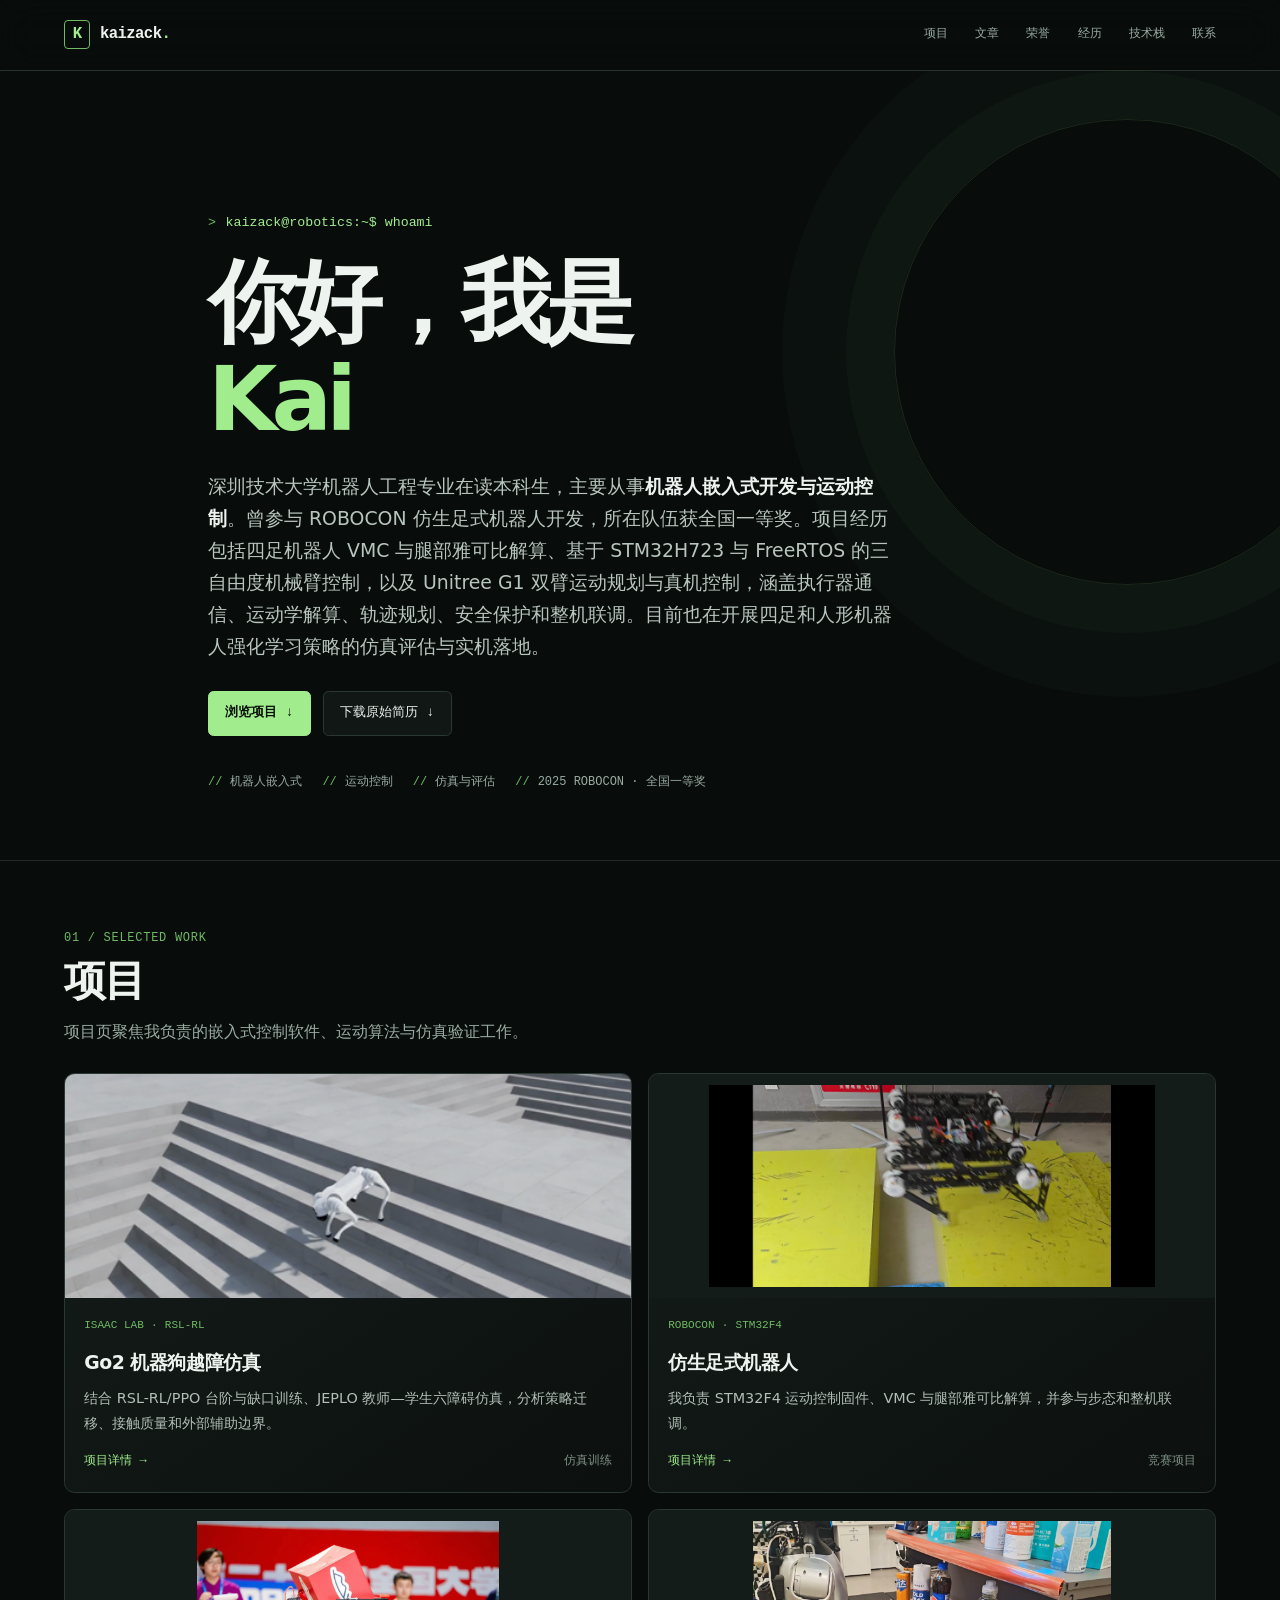
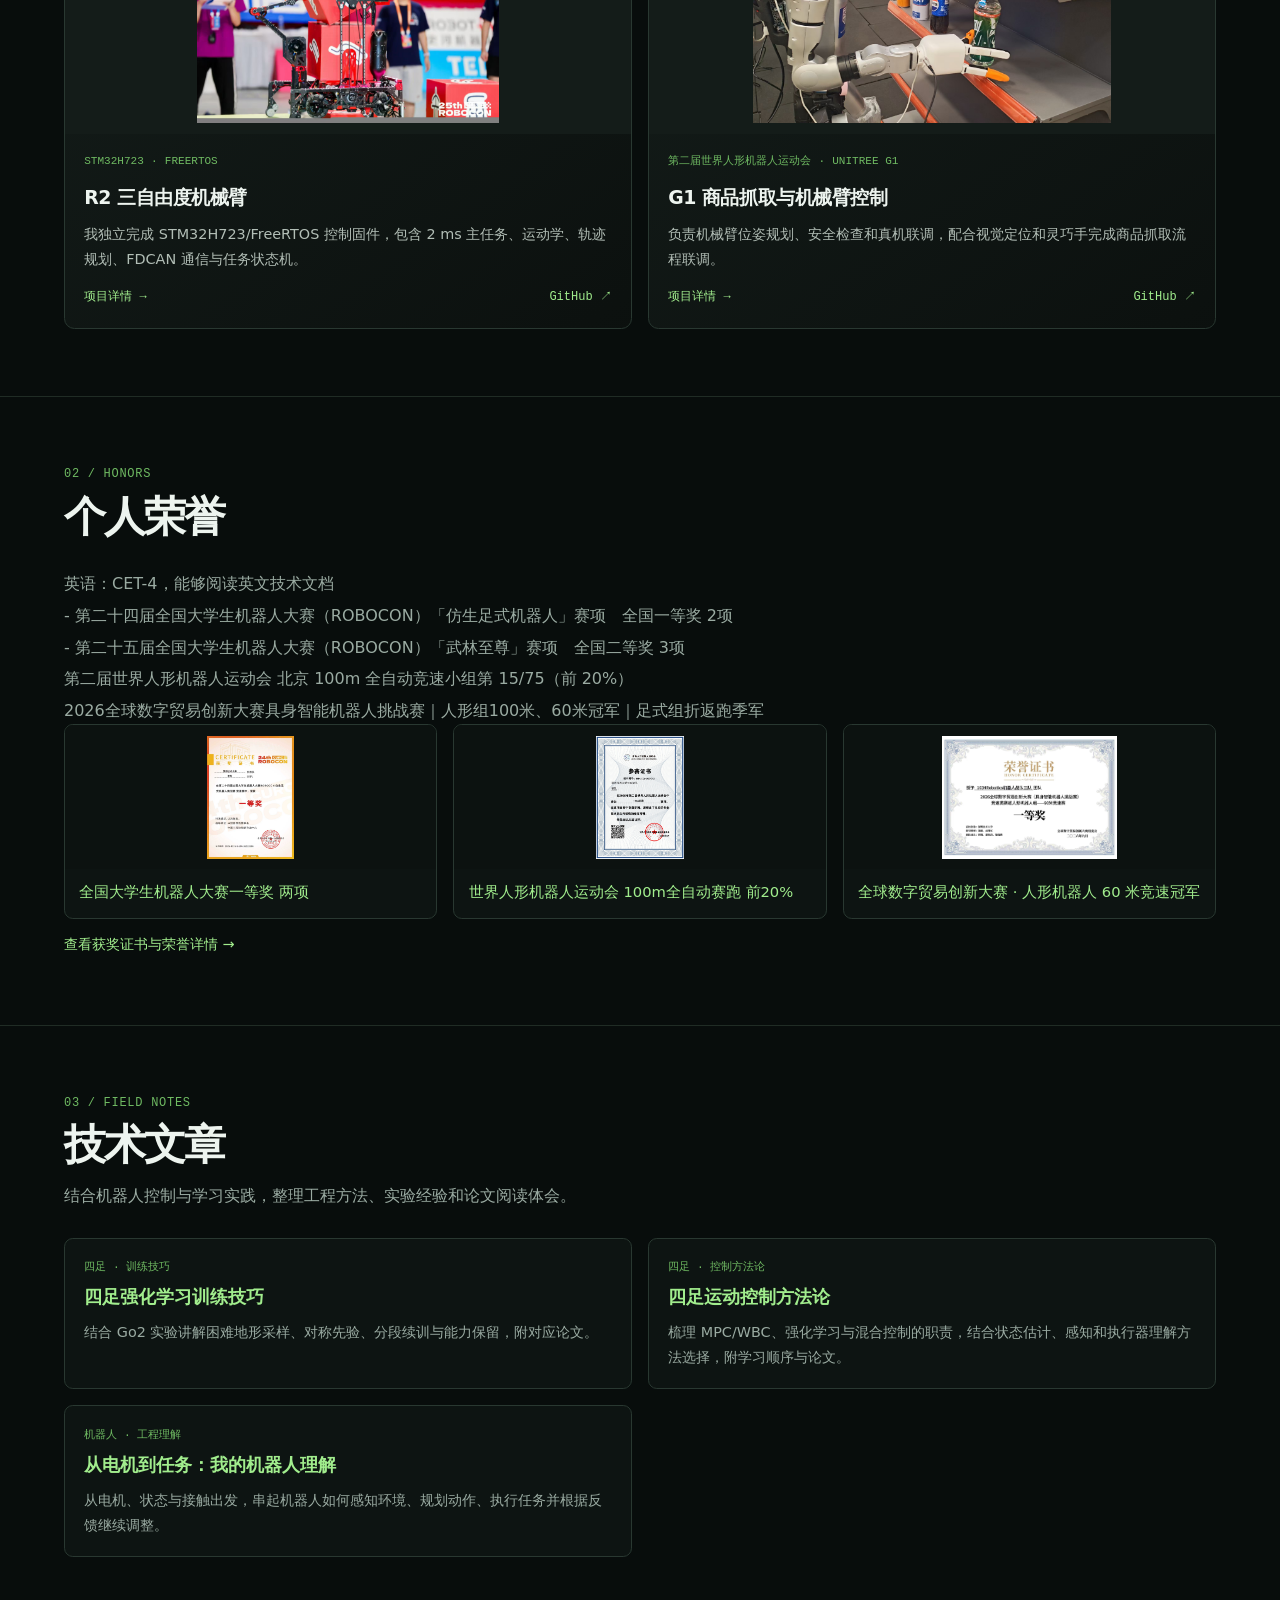
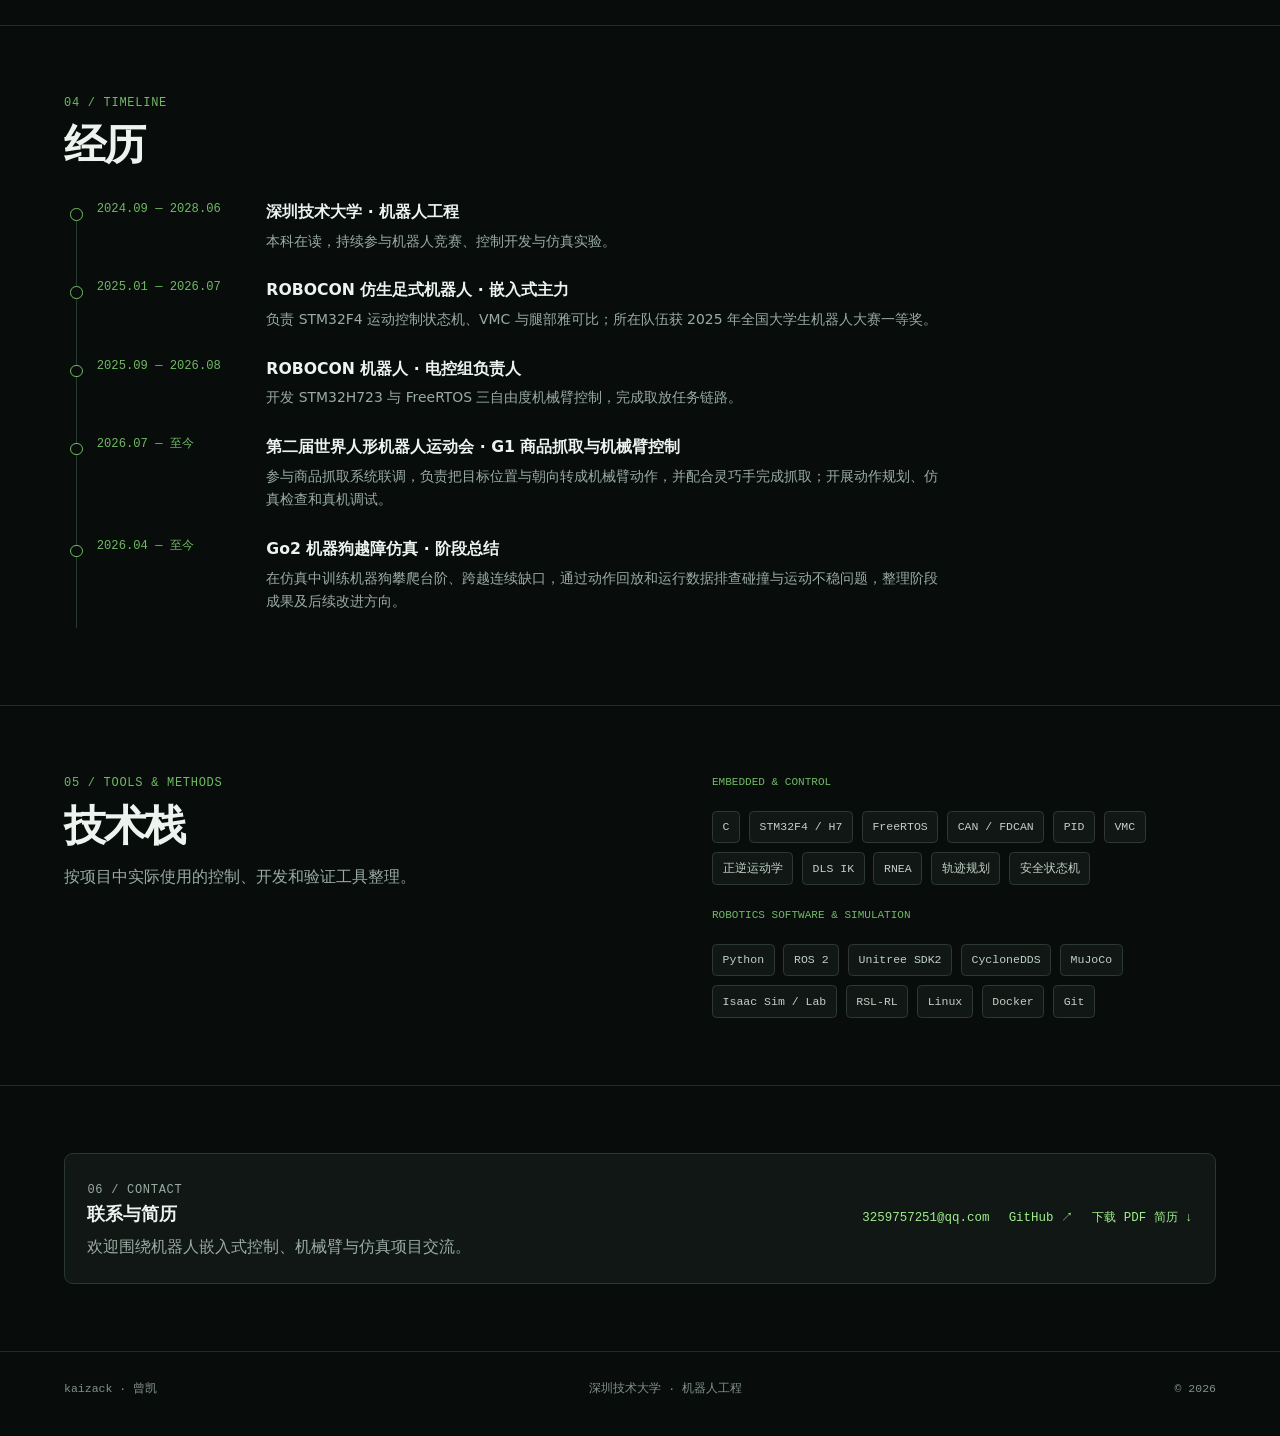
<file: index.html>
<!doctype html>
<html lang="zh-CN">
<head>
  <meta charset="utf-8">
  <meta name="viewport" content="width=device-width, initial-scale=1">
  <meta name="theme-color" content="#080d0c">
  <meta name="description" content="kai的机器人项目与技术笔记：四足运动控制、STM32实时控制、Unitree G1机械臂与Go2仿真。">
  <title>kaizack —的机器人技术主页</title>
  <link rel="icon" href="/assets/mark.svg" type="image/svg+xml">
  <link rel="stylesheet" href="/assets/site.css?v=a1f533ad2880a4ce2a5d7da3c9502793f0d8ea3f6b9fa1bbccb9c99594dda414">
  <script src="/assets/site.js" defer></script>
</head>
<body>
<a class="skip-link" href="#main">跳至正文</a>
<header class="site-header"><div class="wrap nav-shell">
  <a class="brand" href="/" aria-label="kaizack 首页"><span class="brand-mark">K</span><span>kaizack<span class="brand-dot">.</span></span></a>
  <button class="nav-toggle" type="button" aria-expanded="false" aria-controls="primary-nav">菜单</button>
  <nav class="nav-links" id="primary-nav" aria-label="主导航">
    <a href="#projects">项目</a><a href="#articles">文章</a><a href="#honors">荣誉</a><a href="#timeline">经历</a><a href="#stack">技术栈</a><a href="#contact">联系</a>
  </nav>
</div></header>
<main id="main">
  <section class="hero"><div class="wrap hero-inner">
    <p class="terminal-label">kaizack@robotics:~$ whoami</p>
    <h1>你好，我是<br><span>Kai</span></h1>
    <p class="hero-copy">深圳技术大学机器人工程专业在读本科生，主要从事<strong>机器人嵌入式开发与运动控制</strong>。曾参与 ROBOCON 仿生足式机器人开发，所在队伍获全国一等奖。项目经历包括四足机器人 VMC 与腿部雅可比解算、基于 STM32H723 与 FreeRTOS 的三自由度机械臂控制，以及 Unitree G1 双臂运动规划与真机控制，涵盖执行器通信、运动学解算、轨迹规划、安全保护和整机联调。目前也在开展四足和人形机器人强化学习策略的仿真评估与实机落地。</p>
    <div class="hero-actions"><a class="button button-primary" href="#projects">浏览项目 <span aria-hidden="true">↓</span></a><a class="button" href="/assets/2028%20%E6%B7%B1%E5%9C%B3%E6%8A%80%E6%9C%AF%E5%A4%A7%E5%AD%A6%20%E6%9C%AC%E7%A7%91%20%E6%9C%BA%E5%99%A8%E4%BA%BA%E5%B7%A5%E7%A8%8B%20.pdf?v=fc4528e2a97e" download>下载原始简历 <span aria-hidden="true">↓</span></a></div>
    <div class="hero-facts"><span>机器人嵌入式</span><span>运动控制</span><span>仿真与评估</span><span>2025 ROBOCON · 全国一等奖</span></div>
  </div></section>

  <section class="section" id="projects"><div class="wrap">
    <div class="section-head"><div><p class="eyebrow">01 / selected work</p><h2>项目</h2><p class="section-intro">项目页聚焦我负责的嵌入式控制软件、运动算法与仿真验证工作。</p></div></div>
    <div class="project-grid">
      <article class="project-card">
        <a class="project-media" href="/projects/go2/" aria-label="打开 Go2 越障仿真项目详情"><img src="/assets/go2-stairs-15cm.png" alt="Go2 在 Isaac Lab 仿真中攀越 15 厘米台阶" loading="lazy"></a>
        <div class="project-body"><div class="project-meta"><span>ISAAC LAB</span><span>·</span><span>RSL-RL</span></div><h3>Go2 机器狗越障仿真</h3><p>结合 RSL-RL/PPO 台阶与缺口训练、JEPLO 教师—学生六障碍仿真，分析策略迁移、接触质量和外部辅助边界。</p><div class="project-foot"><a href="/projects/go2/">项目详情 →</a><span>仿真训练</span></div></div>
      </article>
      <article class="project-card">
        <a class="project-media" href="/projects/quadruped/" aria-label="打开仿生足式机器人项目详情"><img class="photo-contain" src="/assets/quadruped-robocon.jpg" alt="ROBOCON 仿生足式机器人实机越过赛场障碍" loading="lazy"></a>
        <div class="project-body"><div class="project-meta"><span>ROBOCON</span><span>·</span><span>STM32F4</span></div><h3>仿生足式机器人</h3><p>我负责 STM32F4 运动控制固件、VMC 与腿部雅可比解算，并参与步态和整机联调。</p><div class="project-foot"><a href="/projects/quadruped/">项目详情 →</a><span>竞赛项目</span></div></div>
      </article>
      <article class="project-card">
        <a class="project-media" href="/projects/arm-1034/" aria-label="打开三自由度机械臂项目详情"><img class="photo-contain" src="/assets/arm-1034-robot.jpg" alt="深圳技术大学 1034 战队 ROBOCON 赛场机器人与取物机械臂" loading="lazy"></a>
        <div class="project-body"><div class="project-meta"><span>STM32H723</span><span>·</span><span>FREERTOS</span></div><h3>R2 三自由度机械臂</h3><p>我独立完成 STM32H723/FreeRTOS 控制固件，包含 2 ms 主任务、运动学、轨迹规划、FDCAN 通信与任务状态机。</p><div class="project-foot"><a href="/projects/arm-1034/">项目详情 →</a><a href="https://github.com/sztumbappe/1034_26_Arm" target="_blank" rel="noreferrer">GitHub ↗</a></div></div>
      </article>
      <article class="project-card">
        <a class="project-media" href="/projects/g1/" aria-label="打开 G1 机械臂项目详情"><img class="photo-contain" src="/assets/g1-arm.jpg" alt="Unitree G1 人形机器人机械臂与夹持器现场照片" loading="lazy"></a>
        <div class="project-body"><div class="project-meta"><span>第二届世界人形机器人运动会</span><span>·</span><span>UNITREE G1</span></div><h3>G1 商品抓取与机械臂控制</h3><p>负责机械臂位姿规划、安全检查和真机联调，配合视觉定位和灵巧手完成商品抓取流程联调。</p><div class="project-foot"><a href="/projects/g1/">项目详情 →</a><a href="https://github.com/sztumbappe/1034-G1" target="_blank" rel="noreferrer">GitHub ↗</a></div></div>
      </article>
    </div>
  </div></section>

  <section class="section" id="honors"><div class="wrap">
    <div class="section-head"><div><p class="eyebrow">02 / honors</p><h2>个人荣誉</h2></div></div>
    <div class="honors-resume-list" aria-label="荣誉与英语能力">
      <p>英语：CET-4，能够阅读英文技术文档</p>
      <p>- 第二十四届全国大学生机器人大赛（ROBOCON）「仿生足式机器人」赛项　全国一等奖 2项</p>
      <p>- 第二十五届全国大学生机器人大赛（ROBOCON）「武林至尊」赛项　全国二等奖 3项</p>
      <p>第二届世界人形机器人运动会 北京 100m 全自动竞速小组第 15/75（前 20%）</p>
      <p>2026全球数字贸易创新大赛具身智能机器人挑战赛｜人形组100米、60米冠军｜足式组折返跑季军</p>
    </div>
    <div class="honor-highlights">
      <article class="honor-highlight">
        <a class="honor-highlight-link" href="/honors/" aria-label="查看完整个人荣誉">
          <img src="/assets/honor-robocon-2025-race.jpg" alt="ROBOCON 全国大学生机器人大赛一等奖证书缩略图" loading="lazy" decoding="async">
        </a>
        <p class="honor-highlight-caption">全国大学生机器人大赛一等奖 两项</p>
      </article>
      <article class="honor-highlight">
        <a class="honor-highlight-link" href="/honors/" aria-label="查看完整个人荣誉">
          <img src="/assets/honor-whrg-2026-100m.jpg" alt="世界人形机器人运动会 100 m 全自动赛跑证书缩略图" loading="lazy" decoding="async">
        </a>
        <p class="honor-highlight-caption">世界人形机器人运动会 100m全自动赛跑 前20%</p>
      </article>
      <article class="honor-highlight">
        <a class="honor-highlight-link" href="/honors/" aria-label="查看全球数字贸易创新大赛获奖证书">
          <img src="/assets/honor-digital-trade-2026-humanoid-60m.jpg" alt="全球数字贸易创新大赛人形机器人 60 米竞速一等奖证书缩略图" loading="lazy" decoding="async">
        </a>
        <p class="honor-highlight-caption">全球数字贸易创新大赛 · 人形机器人 60 米竞速冠军</p>
      </article>
    </div>
    <a class="honors-resume-link" href="/honors/">查看获奖证书与荣誉详情 →</a>
  </div></section>

  <section class="section" id="articles"><div class="wrap">
    <div class="section-head"><div><p class="eyebrow">03 / field notes</p><h2>技术文章</h2><p class="section-intro">结合机器人控制与学习实践，整理工程方法、实验经验和论文阅读体会。</p></div></div>
    <div class="article-grid">
      <article class="article-card"><div class="article-meta">四足 · 训练技巧</div><h3><a href="/blog/go2-evaluation/">四足强化学习训练技巧</a></h3><p>结合 Go2 实验讲解困难地形采样、对称先验、分段续训与能力保留，附对应论文。</p></article>
      <article class="article-card"><div class="article-meta">四足 · 控制方法论</div><h3><a href="/blog/contact-stop-review/">四足运动控制方法论</a></h3><p>梳理 MPC/WBC、强化学习与混合控制的职责，结合状态估计、感知和执行器理解方法选择，附学习顺序与论文。</p></article>
      <article class="article-card"><div class="article-meta">机器人 · 工程理解</div><h3><a href="/blog/from-motors-to-tasks/">从电机到任务：我的机器人理解</a></h3><p>从电机、状态与接触出发，串起机器人如何感知环境、规划动作、执行任务并根据反馈继续调整。</p></article>
    </div>
  </div></section>

  <section class="section" id="timeline"><div class="wrap">
    <div class="section-head"><div><p class="eyebrow">04 / timeline</p><h2>经历</h2></div></div>
    <div class="timeline">
      <div class="timeline-item"><div class="timeline-date">2024.09 — 2028.06</div><div><h3>深圳技术大学 · 机器人工程</h3><p>本科在读，持续参与机器人竞赛、控制开发与仿真实验。</p></div></div>
      <div class="timeline-item"><div class="timeline-date">2025.01 — 2026.07</div><div><h3>ROBOCON 仿生足式机器人 · 嵌入式主力</h3><p>负责 STM32F4 运动控制状态机、VMC 与腿部雅可比；所在队伍获 2025 年全国大学生机器人大赛一等奖。</p></div></div>
      <div class="timeline-item"><div class="timeline-date">2025.09 — 2026.08</div><div><h3>ROBOCON 机器人 · 电控组负责人</h3><p>开发 STM32H723 与 FreeRTOS 三自由度机械臂控制，完成取放任务链路。</p></div></div>
      <div class="timeline-item"><div class="timeline-date">2026.07 — 至今</div><div><h3>第二届世界人形机器人运动会 · G1 商品抓取与机械臂控制</h3><p>参与商品抓取系统联调，负责把目标位置与朝向转成机械臂动作，并配合灵巧手完成抓取；开展动作规划、仿真检查和真机调试。</p></div></div>
      <div class="timeline-item"><div class="timeline-date">2026.04 — 至今</div><div><h3>Go2 机器狗越障仿真 · 阶段总结</h3><p>在仿真中训练机器狗攀爬台阶、跨越连续缺口，通过动作回放和运行数据排查碰撞与运动不稳问题，整理阶段成果及后续改进方向。</p></div></div>
    </div>
  </div></section>

  <section class="section" id="stack"><div class="wrap split">
    <div><p class="eyebrow">05 / tools & methods</p><h2>技术栈</h2><p class="section-intro">按项目中实际使用的控制、开发和验证工具整理。</p></div>
    <div>
      <div class="project-meta">EMBEDDED & CONTROL</div><div class="skill-list"><span class="tag">C</span><span class="tag">STM32F4 / H7</span><span class="tag">FreeRTOS</span><span class="tag">CAN / FDCAN</span><span class="tag">PID</span><span class="tag">VMC</span><span class="tag">正逆运动学</span><span class="tag">DLS IK</span><span class="tag">RNEA</span><span class="tag">轨迹规划</span><span class="tag">安全状态机</span></div>
      <div class="project-meta" style="margin-top:1.35rem">ROBOTICS SOFTWARE & SIMULATION</div><div class="skill-list"><span class="tag">Python</span><span class="tag">ROS 2</span><span class="tag">Unitree SDK2</span><span class="tag">CycloneDDS</span><span class="tag">MuJoCo</span><span class="tag">Isaac Sim / Lab</span><span class="tag">RSL-RL</span><span class="tag">Linux</span><span class="tag">Docker</span><span class="tag">Git</span></div>
    </div>
  </div></section>

  <section class="section" id="contact"><div class="wrap">
    <div class="contact-panel"><div><p class="eyebrow">06 / contact</p><h3>联系与简历</h3><p>欢迎围绕机器人嵌入式控制、机械臂与仿真项目交流。</p></div><div class="contact-links"><a href="mailto:3259757251@qq.com">3259757251@qq.com</a><a href="https://github.com/sztumbappe" target="_blank" rel="noreferrer">GitHub ↗</a><a href="/assets/2028%20%E6%B7%B1%E5%9C%B3%E6%8A%80%E6%9C%AF%E5%A4%A7%E5%AD%A6%20%E6%9C%AC%E7%A7%91%20%E6%9C%BA%E5%99%A8%E4%BA%BA%E5%B7%A5%E7%A8%8B%20.pdf?v=fc4528e2a97e" download>下载 PDF 简历 ↓</a></div></div>
  </div></section>
</main>
<footer class="site-footer"><div class="wrap footer-inner"><span>kaizack · 曾凯</span><span>深圳技术大学 · 机器人工程</span><span>© 2026</span></div></footer>
</body></html>
</file>
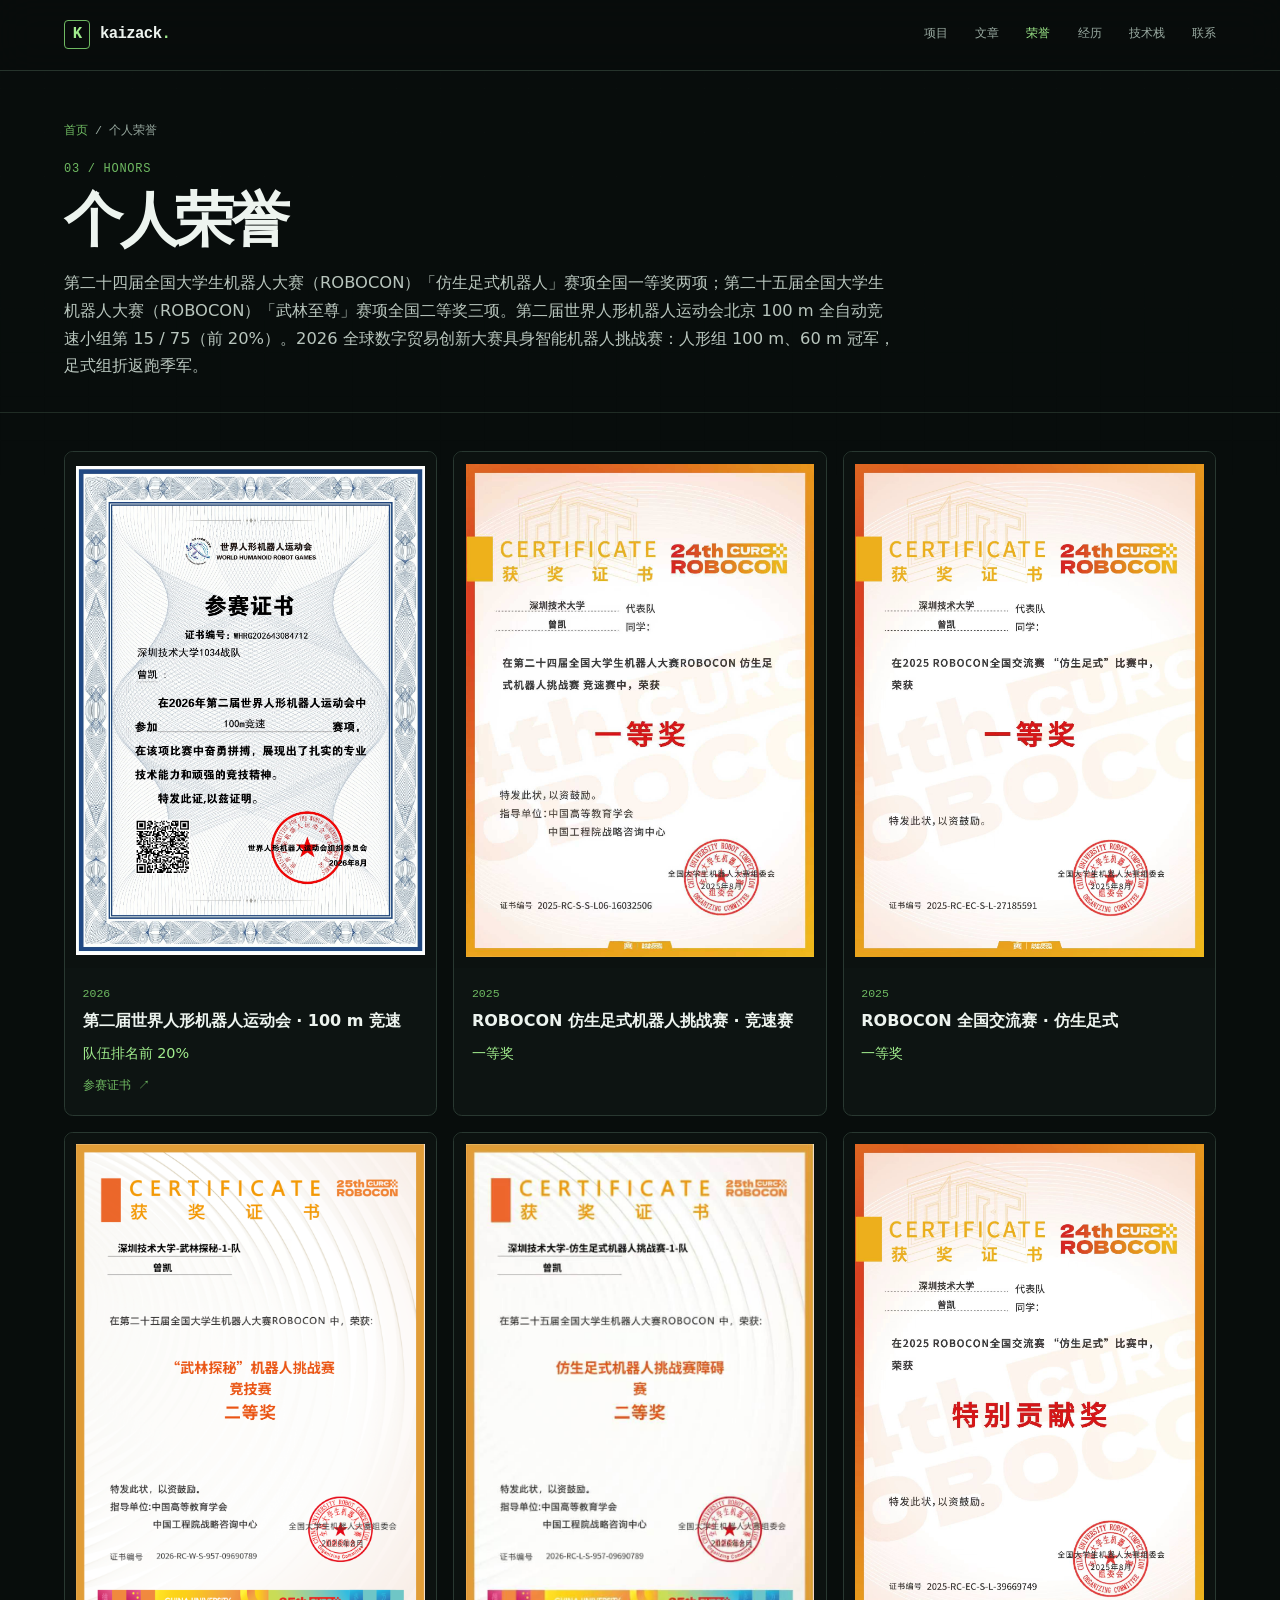
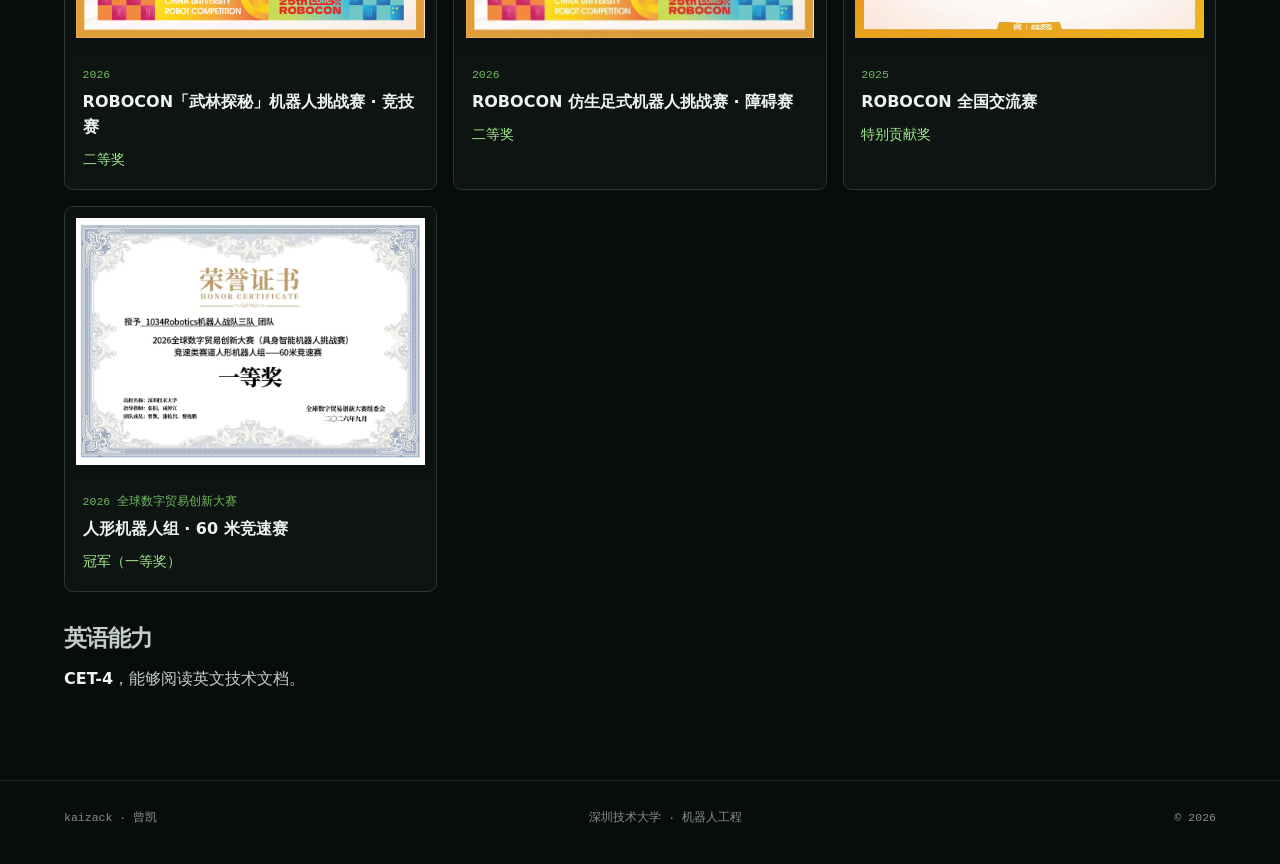
<file: honors/index.html>
<!doctype html>
<html lang="zh-CN">
<head>
  <meta charset="utf-8">
  <meta name="viewport" content="width=device-width, initial-scale=1">
  <meta name="theme-color" content="#080d0c">
  <meta name="description" content="曾凯的机器人竞赛与赛事获奖证书。">
  <title>个人荣誉 — kaizack</title>
  <link rel="icon" href="/assets/mark.svg" type="image/svg+xml">
  <link rel="stylesheet" href="/assets/site.css?v=a1f533ad2880a4ce2a5d7da3c9502793f0d8ea3f6b9fa1bbccb9c99594dda414">
  <script src="/assets/site.js" defer></script>
</head>
<body>
<a class="skip-link" href="#main">跳至正文</a>
<header class="site-header"><div class="wrap nav-shell">
  <a class="brand" href="/" aria-label="kaizack 首页"><span class="brand-mark">K</span><span>kaizack<span class="brand-dot">.</span></span></a>
  <button class="nav-toggle" type="button" aria-expanded="false" aria-controls="primary-nav">菜单</button>
  <nav class="nav-links" id="primary-nav" aria-label="主导航">
    <a href="/#projects">项目</a><a href="/#articles">文章</a><a href="/#honors" aria-current="page">荣誉</a><a href="/#timeline">经历</a><a href="/#stack">技术栈</a><a href="/#contact">联系</a>
  </nav>
</div></header>
<main id="main">
  <section class="page-hero"><div class="wrap">
    <div class="breadcrumbs"><a href="/">首页</a> / 个人荣誉</div>
    <p class="eyebrow">03 / honors</p><h1>个人荣誉</h1>
    <p class="lede">第二十四届全国大学生机器人大赛（ROBOCON）「仿生足式机器人」赛项全国一等奖两项；第二十五届全国大学生机器人大赛（ROBOCON）「武林至尊」赛项全国二等奖三项。第二届世界人形机器人运动会北京 100 m 全自动竞速小组第 15 / 75（前 20%）。2026 全球数字贸易创新大赛具身智能机器人挑战赛：人形组 100 m、60 m 冠军，足式组折返跑季军。</p>
  </div></section>
  <section class="detail-content" id="honors"><div class="wrap">
    <div class="honors-grid">
      <article class="honor-card">
        <button class="honor-preview" type="button" data-lightbox aria-label="查看第二届世界人形机器人运动会参赛证书">
          <img src="/assets/honor-whrg-2026-100m.jpg" alt="第二届世界人形机器人运动会 100 m 竞速参赛证书" loading="lazy" decoding="async">
        </button>
        <div class="honor-body"><p class="honor-year">2026</p><h3>第二届世界人形机器人运动会 · 100 m 竞速</h3><p class="honor-result">队伍排名前 20%</p><a class="honor-document-link" href="/assets/honor-whrg-2026-certificate.pdf" target="_blank" rel="noreferrer">参赛证书 ↗</a></div>
      </article>
      <article class="honor-card">
        <button class="honor-preview" type="button" data-lightbox aria-label="查看 2025 ROBOCON 仿生足式机器人挑战赛竞速赛一等奖证书">
          <img src="/assets/honor-robocon-2025-race.jpg" alt="2025 ROBOCON 仿生足式机器人挑战赛竞速赛一等奖证书" loading="lazy" decoding="async">
        </button>
        <div class="honor-body"><p class="honor-year">2025</p><h3>ROBOCON 仿生足式机器人挑战赛 · 竞速赛</h3><p class="honor-result">一等奖</p></div>
      </article>
      <article class="honor-card">
        <button class="honor-preview" type="button" data-lightbox aria-label="查看 2025 ROBOCON 全国交流赛仿生足式一等奖证书">
          <img src="/assets/honor-robocon-2025-exchange.jpg" alt="2025 ROBOCON 全国交流赛仿生足式一等奖证书" loading="lazy" decoding="async">
        </button>
        <div class="honor-body"><p class="honor-year">2025</p><h3>ROBOCON 全国交流赛 · 仿生足式</h3><p class="honor-result">一等奖</p></div>
      </article>
      <article class="honor-card">
        <button class="honor-preview" type="button" data-lightbox aria-label="查看 2026 ROBOCON 武林探秘机器人挑战赛竞技赛二等奖证书">
          <img src="/assets/honor-robocon-2026-wulin.png" alt="2026 ROBOCON 武林探秘机器人挑战赛竞技赛二等奖证书" loading="lazy" decoding="async">
        </button>
        <div class="honor-body"><p class="honor-year">2026</p><h3>ROBOCON「武林探秘」机器人挑战赛 · 竞技赛</h3><p class="honor-result">二等奖</p></div>
      </article>
      <article class="honor-card">
        <button class="honor-preview" type="button" data-lightbox aria-label="查看 2026 ROBOCON 仿生足式机器人挑战赛障碍赛二等奖证书">
          <img src="/assets/honor-robocon-2026-obstacle.jpg" alt="2026 ROBOCON 仿生足式机器人挑战赛障碍赛二等奖证书" loading="lazy" decoding="async">
        </button>
        <div class="honor-body"><p class="honor-year">2026</p><h3>ROBOCON 仿生足式机器人挑战赛 · 障碍赛</h3><p class="honor-result">二等奖</p></div>
      </article>
      <article class="honor-card">
        <button class="honor-preview" type="button" data-lightbox aria-label="查看 2025 ROBOCON 全国交流赛特别贡献奖证书">
          <img src="/assets/honor-robocon-2025-contribution.jpg" alt="2025 ROBOCON 全国交流赛特别贡献奖证书" loading="lazy" decoding="async">
        </button>
        <div class="honor-body"><p class="honor-year">2025</p><h3>ROBOCON 全国交流赛</h3><p class="honor-result">特别贡献奖</p></div>
      </article>
      <article class="honor-card">
        <button class="honor-preview" type="button" data-lightbox aria-label="查看全球数字贸易创新大赛人形机器人 60 米竞速一等奖证书">
          <img class="honor-landscape" src="/assets/honor-digital-trade-2026-humanoid-60m.jpg" alt="2026 全球数字贸易创新大赛具身智能机器人挑战赛人形机器人组 60 米竞速赛一等奖证书" loading="lazy" decoding="async">
        </button>
        <div class="honor-body"><p class="honor-year">2026 全球数字贸易创新大赛</p><h3>人形机器人组 · 60 米竞速赛</h3><p class="honor-result">冠军（一等奖）</p></div>
      </article>
    </div>
    <div class="prose" style="margin-top:2rem"><h2>英语能力</h2><p><strong>CET-4</strong>，能够阅读英文技术文档。</p></div>
  </div></section>
</main>
<footer class="site-footer"><div class="wrap footer-inner"><span>kaizack · 曾凯</span><span>深圳技术大学 · 机器人工程</span><span>© 2026</span></div></footer>
</body></html>
</file>
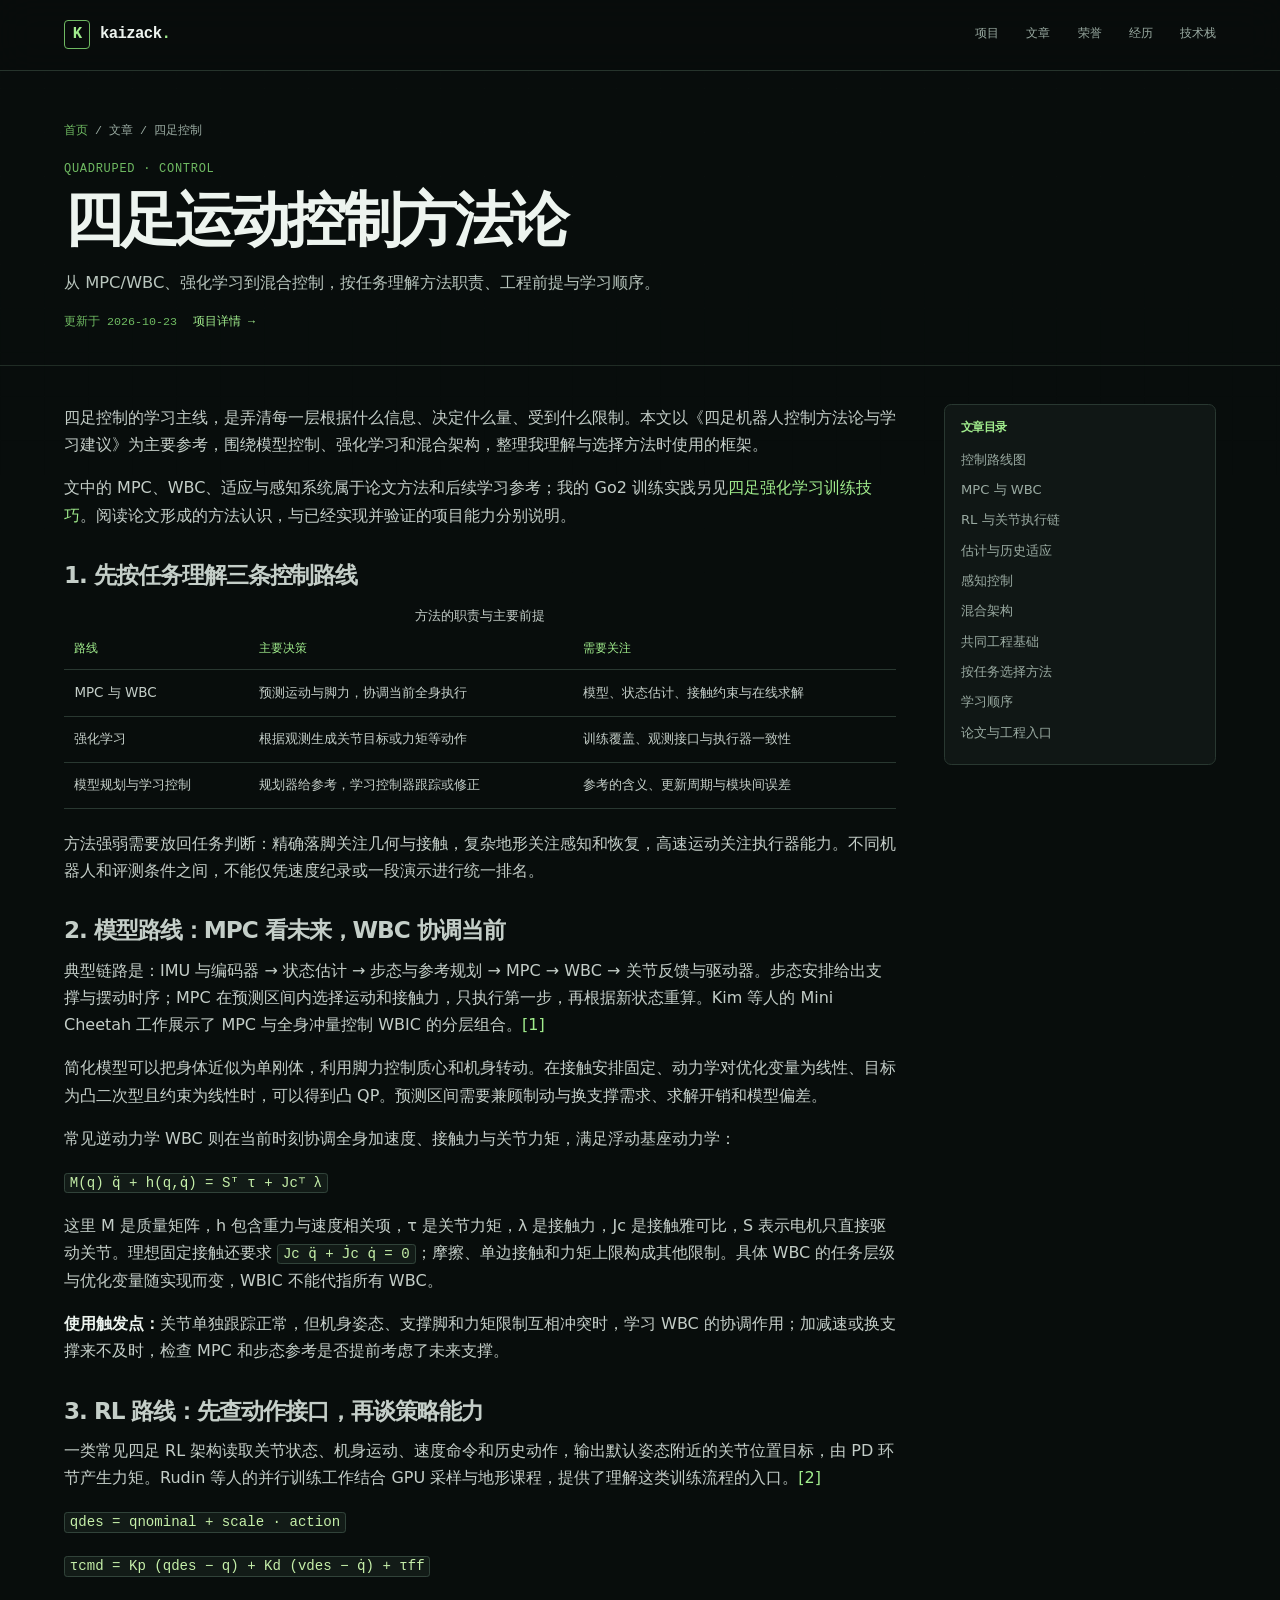
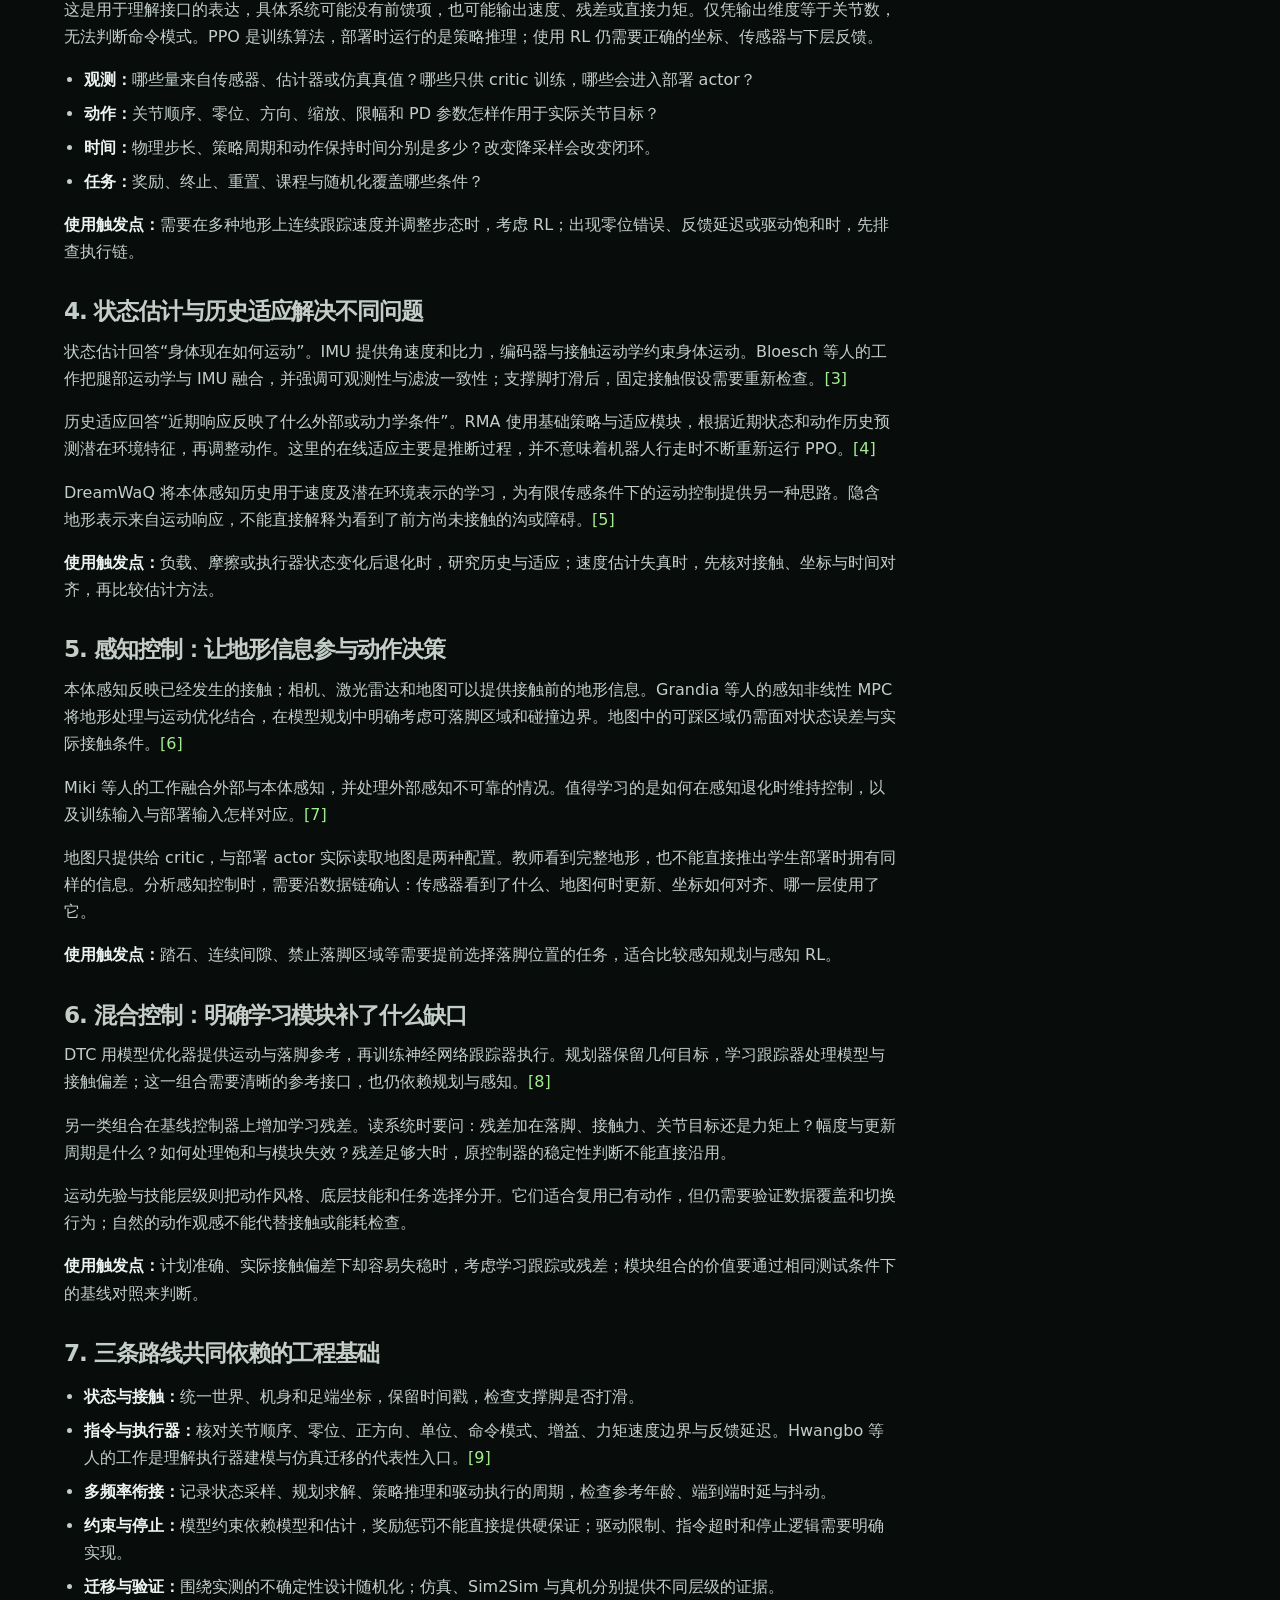
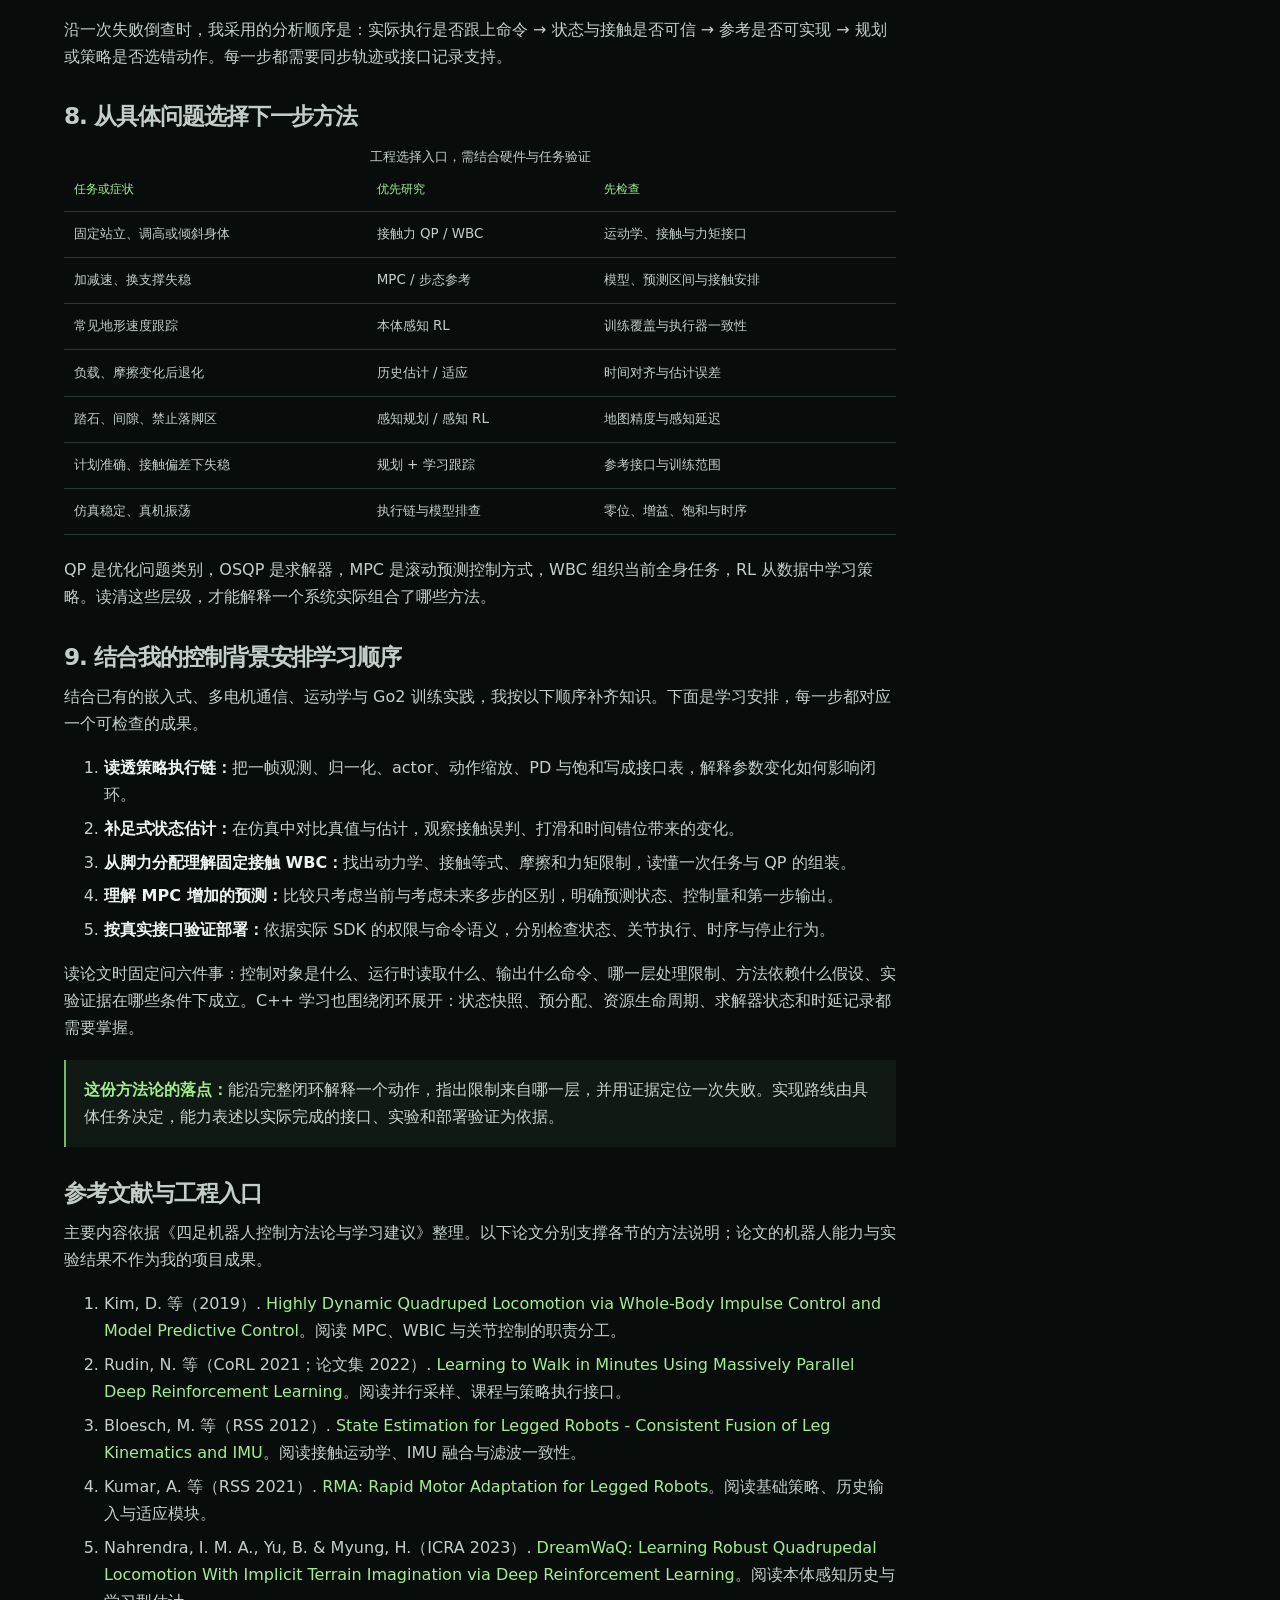
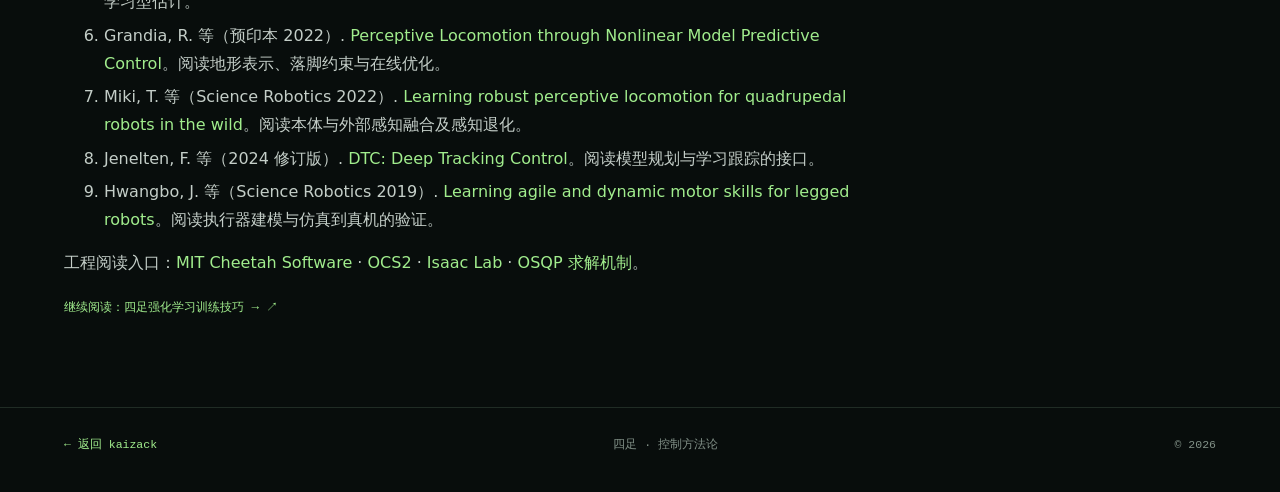
<file: blog/contact-stop-review/index.html>
<!doctype html>
<html lang="zh-CN"><head><meta charset="utf-8"><meta name="viewport" content="width=device-width, initial-scale=1"><meta name="theme-color" content="#080d0c"><meta name="description" content="以四足机器人控制方法论与学习建议为主线，理解 MPC/WBC、强化学习、历史适应、感知与混合控制，附学习顺序及论文引用。"><title>四足运动控制方法论 · kaizack</title><link rel="icon" href="/assets/mark.svg" type="image/svg+xml"><link rel="stylesheet" href="/assets/site.css?v=a1f533ad2880a4ce2a5d7da3c9502793f0d8ea3f6b9fa1bbccb9c99594dda414"><script src="/assets/site.js" defer></script></head>
<body><a class="skip-link" href="#main">跳至正文</a><header class="site-header"><div class="wrap nav-shell"><a class="brand" href="/"><span class="brand-mark">K</span><span>kaizack<span class="brand-dot">.</span></span></a><button class="nav-toggle" type="button" aria-expanded="false" aria-controls="primary-nav">菜单</button><nav class="nav-links" id="primary-nav" aria-label="主导航"><a href="/#projects">项目</a><a href="/#articles">文章</a><a href="/#honors">荣誉</a><a href="/#timeline">经历</a><a href="/#stack">技术栈</a></nav></div></header>
<main id="main"><header class="page-hero"><div class="wrap"><div class="breadcrumbs"><a href="/">首页</a> / 文章 / 四足控制</div><p class="eyebrow">QUADRUPED · CONTROL</p><h1>四足运动控制方法论</h1><p class="lede">从 MPC/WBC、强化学习到混合控制，按任务理解方法职责、工程前提与学习顺序。</p><div class="page-meta"><time datetime="2026-10-23">更新于 2026-10-23</time><span><a href="/projects/go2/">项目详情 →</a></span></div></div></header>
<div class="detail-content"><div class="wrap detail-grid"><article class="prose">
  <p>四足控制的学习主线，是弄清每一层根据什么信息、决定什么量、受到什么限制。本文以《四足机器人控制方法论与学习建议》为主要参考，围绕模型控制、强化学习和混合架构，整理我理解与选择方法时使用的框架。</p>
  <p>文中的 MPC、WBC、适应与感知系统属于论文方法和后续学习参考；我的 Go2 训练实践另见<a href="/blog/go2-evaluation/">四足强化学习训练技巧</a>。阅读论文形成的方法认识，与已经实现并验证的项目能力分别说明。</p>

  <h2 id="routes">1. 先按任务理解三条控制路线</h2>
  <table class="data-table"><caption>方法的职责与主要前提</caption><thead><tr><th scope="col">路线</th><th scope="col">主要决策</th><th scope="col">需要关注</th></tr></thead><tbody>
    <tr><td>MPC 与 WBC</td><td>预测运动与脚力，协调当前全身执行</td><td>模型、状态估计、接触约束与在线求解</td></tr>
    <tr><td>强化学习</td><td>根据观测生成关节目标或力矩等动作</td><td>训练覆盖、观测接口与执行器一致性</td></tr>
    <tr><td>模型规划与学习控制</td><td>规划器给参考，学习控制器跟踪或修正</td><td>参考的含义、更新周期与模块间误差</td></tr>
  </tbody></table>
  <p>方法强弱需要放回任务判断：精确落脚关注几何与接触，复杂地形关注感知和恢复，高速运动关注执行器能力。不同机器人和评测条件之间，不能仅凭速度纪录或一段演示进行统一排名。</p>

  <h2 id="model">2. 模型路线：MPC 看未来，WBC 协调当前</h2>
  <p>典型链路是：IMU 与编码器 → 状态估计 → 步态与参考规划 → MPC → WBC → 关节反馈与驱动器。步态安排给出支撑与摆动时序；MPC 在预测区间内选择运动和接触力，只执行第一步，再根据新状态重算。Kim 等人的 Mini Cheetah 工作展示了 MPC 与全身冲量控制 WBIC 的分层组合。<a href="#ref-wbic" aria-label="参考文献 1">[1]</a></p>
  <p>简化模型可以把身体近似为单刚体，利用脚力控制质心和机身转动。在接触安排固定、动力学对优化变量为线性、目标为凸二次型且约束为线性时，可以得到凸 QP。预测区间需要兼顾制动与换支撑需求、求解开销和模型偏差。</p>
  <p>常见逆动力学 WBC 则在当前时刻协调全身加速度、接触力与关节力矩，满足浮动基座动力学：</p>
  <p><code>M(q) q̈ + h(q,q̇) = Sᵀ τ + Jcᵀ λ</code></p>
  <p>这里 M 是质量矩阵，h 包含重力与速度相关项，τ 是关节力矩，λ 是接触力，Jc 是接触雅可比，S 表示电机只直接驱动关节。理想固定接触还要求 <code>Jc q̈ + J̇c q̇ = 0</code>；摩擦、单边接触和力矩上限构成其他限制。具体 WBC 的任务层级与优化变量随实现而变，WBIC 不能代指所有 WBC。</p>
  <p><strong>使用触发点：</strong>关节单独跟踪正常，但机身姿态、支撑脚和力矩限制互相冲突时，学习 WBC 的协调作用；加减速或换支撑来不及时，检查 MPC 和步态参考是否提前考虑了未来支撑。</p>

  <h2 id="execution">3. RL 路线：先查动作接口，再谈策略能力</h2>
  <p>一类常见四足 RL 架构读取关节状态、机身运动、速度命令和历史动作，输出默认姿态附近的关节位置目标，由 PD 环节产生力矩。Rudin 等人的并行训练工作结合 GPU 采样与地形课程，提供了理解这类训练流程的入口。<a href="#ref-rl" aria-label="参考文献 2">[2]</a></p>
  <p><code>qdes = qnominal + scale · action</code></p>
  <p><code>τcmd = Kp (qdes − q) + Kd (vdes − q̇) + τff</code></p>
  <p>这是用于理解接口的表达，具体系统可能没有前馈项，也可能输出速度、残差或直接力矩。仅凭输出维度等于关节数，无法判断命令模式。PPO 是训练算法，部署时运行的是策略推理；使用 RL 仍需要正确的坐标、传感器与下层反馈。</p>
  <ul>
    <li><strong>观测：</strong>哪些量来自传感器、估计器或仿真真值？哪些只供 critic 训练，哪些会进入部署 actor？</li>
    <li><strong>动作：</strong>关节顺序、零位、方向、缩放、限幅和 PD 参数怎样作用于实际关节目标？</li>
    <li><strong>时间：</strong>物理步长、策略周期和动作保持时间分别是多少？改变降采样会改变闭环。</li>
    <li><strong>任务：</strong>奖励、终止、重置、课程与随机化覆盖哪些条件？</li>
  </ul>
  <p><strong>使用触发点：</strong>需要在多种地形上连续跟踪速度并调整步态时，考虑 RL；出现零位错误、反馈延迟或驱动饱和时，先排查执行链。</p>

  <h2 id="estimation">4. 状态估计与历史适应解决不同问题</h2>
  <p>状态估计回答“身体现在如何运动”。IMU 提供角速度和比力，编码器与接触运动学约束身体运动。Bloesch 等人的工作把腿部运动学与 IMU 融合，并强调可观测性与滤波一致性；支撑脚打滑后，固定接触假设需要重新检查。<a href="#ref-estimation" aria-label="参考文献 3">[3]</a></p>
  <p>历史适应回答“近期响应反映了什么外部或动力学条件”。RMA 使用基础策略与适应模块，根据近期状态和动作历史预测潜在环境特征，再调整动作。这里的在线适应主要是推断过程，并不意味着机器人行走时不断重新运行 PPO。<a href="#ref-rma" aria-label="参考文献 4">[4]</a></p>
  <p>DreamWaQ 将本体感知历史用于速度及潜在环境表示的学习，为有限传感条件下的运动控制提供另一种思路。隐含地形表示来自运动响应，不能直接解释为看到了前方尚未接触的沟或障碍。<a href="#ref-dreamwaq" aria-label="参考文献 5">[5]</a></p>
  <p><strong>使用触发点：</strong>负载、摩擦或执行器状态变化后退化时，研究历史与适应；速度估计失真时，先核对接触、坐标与时间对齐，再比较估计方法。</p>

  <h2 id="perception">5. 感知控制：让地形信息参与动作决策</h2>
  <p>本体感知反映已经发生的接触；相机、激光雷达和地图可以提供接触前的地形信息。Grandia 等人的感知非线性 MPC 将地形处理与运动优化结合，在模型规划中明确考虑可落脚区域和碰撞边界。地图中的可踩区域仍需面对状态误差与实际接触条件。<a href="#ref-nmpc" aria-label="参考文献 6">[6]</a></p>
  <p>Miki 等人的工作融合外部与本体感知，并处理外部感知不可靠的情况。值得学习的是如何在感知退化时维持控制，以及训练输入与部署输入怎样对应。<a href="#ref-perceptive" aria-label="参考文献 7">[7]</a></p>
  <p>地图只提供给 critic，与部署 actor 实际读取地图是两种配置。教师看到完整地形，也不能直接推出学生部署时拥有同样的信息。分析感知控制时，需要沿数据链确认：传感器看到了什么、地图何时更新、坐标如何对齐、哪一层使用了它。</p>
  <p><strong>使用触发点：</strong>踏石、连续间隙、禁止落脚区域等需要提前选择落脚位置的任务，适合比较感知规划与感知 RL。</p>

  <h2 id="hybrid">6. 混合控制：明确学习模块补了什么缺口</h2>
  <p>DTC 用模型优化器提供运动与落脚参考，再训练神经网络跟踪器执行。规划器保留几何目标，学习跟踪器处理模型与接触偏差；这一组合需要清晰的参考接口，也仍依赖规划与感知。<a href="#ref-dtc" aria-label="参考文献 8">[8]</a></p>
  <p>另一类组合在基线控制器上增加学习残差。读系统时要问：残差加在落脚、接触力、关节目标还是力矩上？幅度与更新周期是什么？如何处理饱和与模块失效？残差足够大时，原控制器的稳定性判断不能直接沿用。</p>
  <p>运动先验与技能层级则把动作风格、底层技能和任务选择分开。它们适合复用已有动作，但仍需要验证数据覆盖和切换行为；自然的动作观感不能代替接触或能耗检查。</p>
  <p><strong>使用触发点：</strong>计划准确、实际接触偏差下却容易失稳时，考虑学习跟踪或残差；模块组合的价值要通过相同测试条件下的基线对照来判断。</p>

  <h2 id="engineering">7. 三条路线共同依赖的工程基础</h2>
  <ul>
    <li><strong>状态与接触：</strong>统一世界、机身和足端坐标，保留时间戳，检查支撑脚是否打滑。</li>
    <li><strong>指令与执行器：</strong>核对关节顺序、零位、正方向、单位、命令模式、增益、力矩速度边界与反馈延迟。Hwangbo 等人的工作是理解执行器建模与仿真迁移的代表性入口。<a href="#ref-actuator" aria-label="参考文献 9">[9]</a></li>
    <li><strong>多频率衔接：</strong>记录状态采样、规划求解、策略推理和驱动执行的周期，检查参考年龄、端到端时延与抖动。</li>
    <li><strong>约束与停止：</strong>模型约束依赖模型和估计，奖励惩罚不能直接提供硬保证；驱动限制、指令超时和停止逻辑需要明确实现。</li>
    <li><strong>迁移与验证：</strong>围绕实测的不确定性设计随机化；仿真、Sim2Sim 与真机分别提供不同层级的证据。</li>
  </ul>
  <p id="contact">沿一次失败倒查时，我采用的分析顺序是：实际执行是否跟上命令 → 状态与接触是否可信 → 参考是否可实现 → 规划或策略是否选错动作。每一步都需要同步轨迹或接口记录支持。</p>

  <h2 id="selection">8. 从具体问题选择下一步方法</h2>
  <table class="data-table"><caption>工程选择入口，需结合硬件与任务验证</caption><thead><tr><th scope="col">任务或症状</th><th scope="col">优先研究</th><th scope="col">先检查</th></tr></thead><tbody>
    <tr><td>固定站立、调高或倾斜身体</td><td>接触力 QP / WBC</td><td>运动学、接触与力矩接口</td></tr>
    <tr><td>加减速、换支撑失稳</td><td>MPC / 步态参考</td><td>模型、预测区间与接触安排</td></tr>
    <tr><td>常见地形速度跟踪</td><td>本体感知 RL</td><td>训练覆盖与执行器一致性</td></tr>
    <tr><td>负载、摩擦变化后退化</td><td>历史估计 / 适应</td><td>时间对齐与估计误差</td></tr>
    <tr><td>踏石、间隙、禁止落脚区</td><td>感知规划 / 感知 RL</td><td>地图精度与感知延迟</td></tr>
    <tr><td>计划准确、接触偏差下失稳</td><td>规划 + 学习跟踪</td><td>参考接口与训练范围</td></tr>
    <tr><td>仿真稳定、真机振荡</td><td>执行链与模型排查</td><td>零位、增益、饱和与时序</td></tr>
  </tbody></table>
  <p id="tradeoff">QP 是优化问题类别，OSQP 是求解器，MPC 是滚动预测控制方式，WBC 组织当前全身任务，RL 从数据中学习策略。读清这些层级，才能解释一个系统实际组合了哪些方法。</p>

  <h2 id="learning">9. 结合我的控制背景安排学习顺序</h2>
  <p>结合已有的嵌入式、多电机通信、运动学与 Go2 训练实践，我按以下顺序补齐知识。下面是学习安排，每一步都对应一个可检查的成果。</p>
  <ol>
    <li><strong>读透策略执行链：</strong>把一帧观测、归一化、actor、动作缩放、PD 与饱和写成接口表，解释参数变化如何影响闭环。</li>
    <li><strong>补足式状态估计：</strong>在仿真中对比真值与估计，观察接触误判、打滑和时间错位带来的变化。</li>
    <li><strong>从脚力分配理解固定接触 WBC：</strong>找出动力学、接触等式、摩擦和力矩限制，读懂一次任务与 QP 的组装。</li>
    <li><strong>理解 MPC 增加的预测：</strong>比较只考虑当前与考虑未来多步的区别，明确预测状态、控制量和第一步输出。</li>
    <li><strong>按真实接口验证部署：</strong>依据实际 SDK 的权限与命令语义，分别检查状态、关节执行、时序与停止行为。</li>
  </ol>
  <p>读论文时固定问六件事：控制对象是什么、运行时读取什么、输出什么命令、哪一层处理限制、方法依赖什么假设、实验证据在哪些条件下成立。C++ 学习也围绕闭环展开：状态快照、预分配、资源生命周期、求解器状态和时延记录都需要掌握。</p>
  <div class="callout" id="next"><strong>这份方法论的落点：</strong>能沿完整闭环解释一个动作，指出限制来自哪一层，并用证据定位一次失败。实现路线由具体任务决定，能力表述以实际完成的接口、实验和部署验证为依据。</div>

  <h2 id="references">参考文献与工程入口</h2>
  <p>主要内容依据《四足机器人控制方法论与学习建议》整理。以下论文分别支撑各节的方法说明；论文的机器人能力与实验结果不作为我的项目成果。</p>
  <ol>
    <li id="ref-wbic">Kim, D. 等（2019）. <a href="https://arxiv.org/abs/1909.06586" target="_blank" rel="noreferrer">Highly Dynamic Quadruped Locomotion via Whole-Body Impulse Control and Model Predictive Control</a>。阅读 MPC、WBIC 与关节控制的职责分工。</li>
    <li id="ref-rl">Rudin, N. 等（CoRL 2021；论文集 2022）. <a href="https://arxiv.org/abs/2109.11978" target="_blank" rel="noreferrer">Learning to Walk in Minutes Using Massively Parallel Deep Reinforcement Learning</a>。阅读并行采样、课程与策略执行接口。</li>
    <li id="ref-estimation">Bloesch, M. 等（RSS 2012）. <a href="https://www.roboticsproceedings.org/rss08/p03.html" target="_blank" rel="noreferrer">State Estimation for Legged Robots - Consistent Fusion of Leg Kinematics and IMU</a>。阅读接触运动学、IMU 融合与滤波一致性。</li>
    <li id="ref-rma">Kumar, A. 等（RSS 2021）. <a href="https://arxiv.org/abs/2107.04034" target="_blank" rel="noreferrer">RMA: Rapid Motor Adaptation for Legged Robots</a>。阅读基础策略、历史输入与适应模块。</li>
    <li id="ref-dreamwaq">Nahrendra, I. M. A., Yu, B. &amp; Myung, H.（ICRA 2023）. <a href="https://arxiv.org/abs/2301.10602" target="_blank" rel="noreferrer">DreamWaQ: Learning Robust Quadrupedal Locomotion With Implicit Terrain Imagination via Deep Reinforcement Learning</a>。阅读本体感知历史与学习型估计。</li>
    <li id="ref-nmpc">Grandia, R. 等（预印本 2022）. <a href="https://arxiv.org/abs/2208.08373" target="_blank" rel="noreferrer">Perceptive Locomotion through Nonlinear Model Predictive Control</a>。阅读地形表示、落脚约束与在线优化。</li>
    <li id="ref-perceptive">Miki, T. 等（Science Robotics 2022）. <a href="https://arxiv.org/abs/2201.08117" target="_blank" rel="noreferrer">Learning robust perceptive locomotion for quadrupedal robots in the wild</a>。阅读本体与外部感知融合及感知退化。</li>
    <li id="ref-dtc">Jenelten, F. 等（2024 修订版）. <a href="https://arxiv.org/abs/2309.15462" target="_blank" rel="noreferrer">DTC: Deep Tracking Control</a>。阅读模型规划与学习跟踪的接口。</li>
    <li id="ref-actuator">Hwangbo, J. 等（Science Robotics 2019）. <a href="https://arxiv.org/abs/1901.08652" target="_blank" rel="noreferrer">Learning agile and dynamic motor skills for legged robots</a>。阅读执行器建模与仿真到真机的验证。</li>
  </ol>
  <p>工程阅读入口：<a href="https://github.com/mit-biomimetics/Cheetah-Software" target="_blank" rel="noreferrer">MIT Cheetah Software</a> · <a href="https://github.com/leggedrobotics/ocs2" target="_blank" rel="noreferrer">OCS2</a> · <a href="https://github.com/isaac-sim/IsaacLab" target="_blank" rel="noreferrer">Isaac Lab</a> · <a href="https://osqp.org/docs/solver/index.html" target="_blank" rel="noreferrer">OSQP 求解机制</a>。</p>
  <p><a class="text-link" href="/blog/go2-evaluation/">继续阅读：四足强化学习训练技巧 →</a></p>
</article><aside class="article-toc"><h2>文章目录</h2><nav><a href="#routes">控制路线图</a><a href="#model">MPC 与 WBC</a><a href="#execution">RL 与关节执行链</a><a href="#estimation">估计与历史适应</a><a href="#perception">感知控制</a><a href="#hybrid">混合架构</a><a href="#engineering">共同工程基础</a><a href="#selection">按任务选择方法</a><a href="#learning">学习顺序</a><a href="#references">论文与工程入口</a></nav></aside></div></div></main>
<footer class="site-footer"><div class="wrap footer-inner"><span><a href="/">← 返回 kaizack</a></span><span>四足 · 控制方法论</span><span>© 2026</span></div></footer></body></html>
</file>
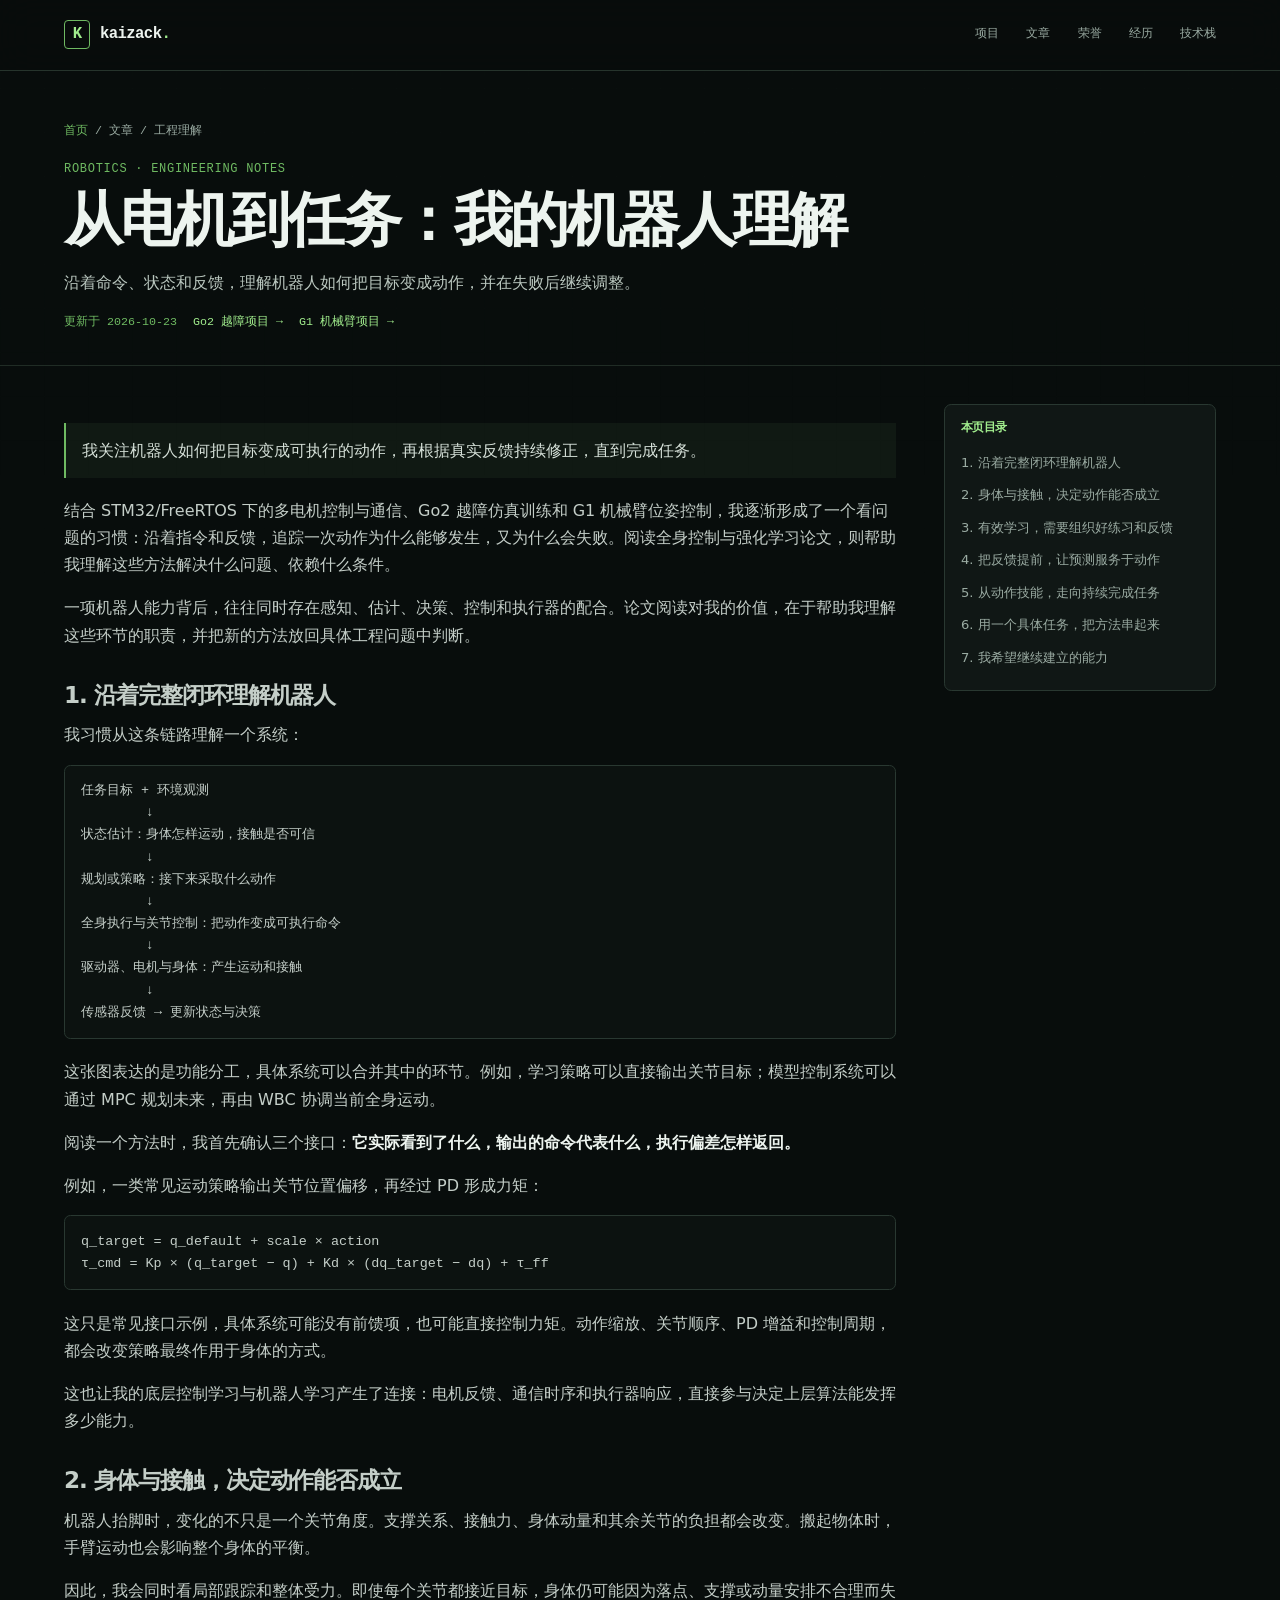
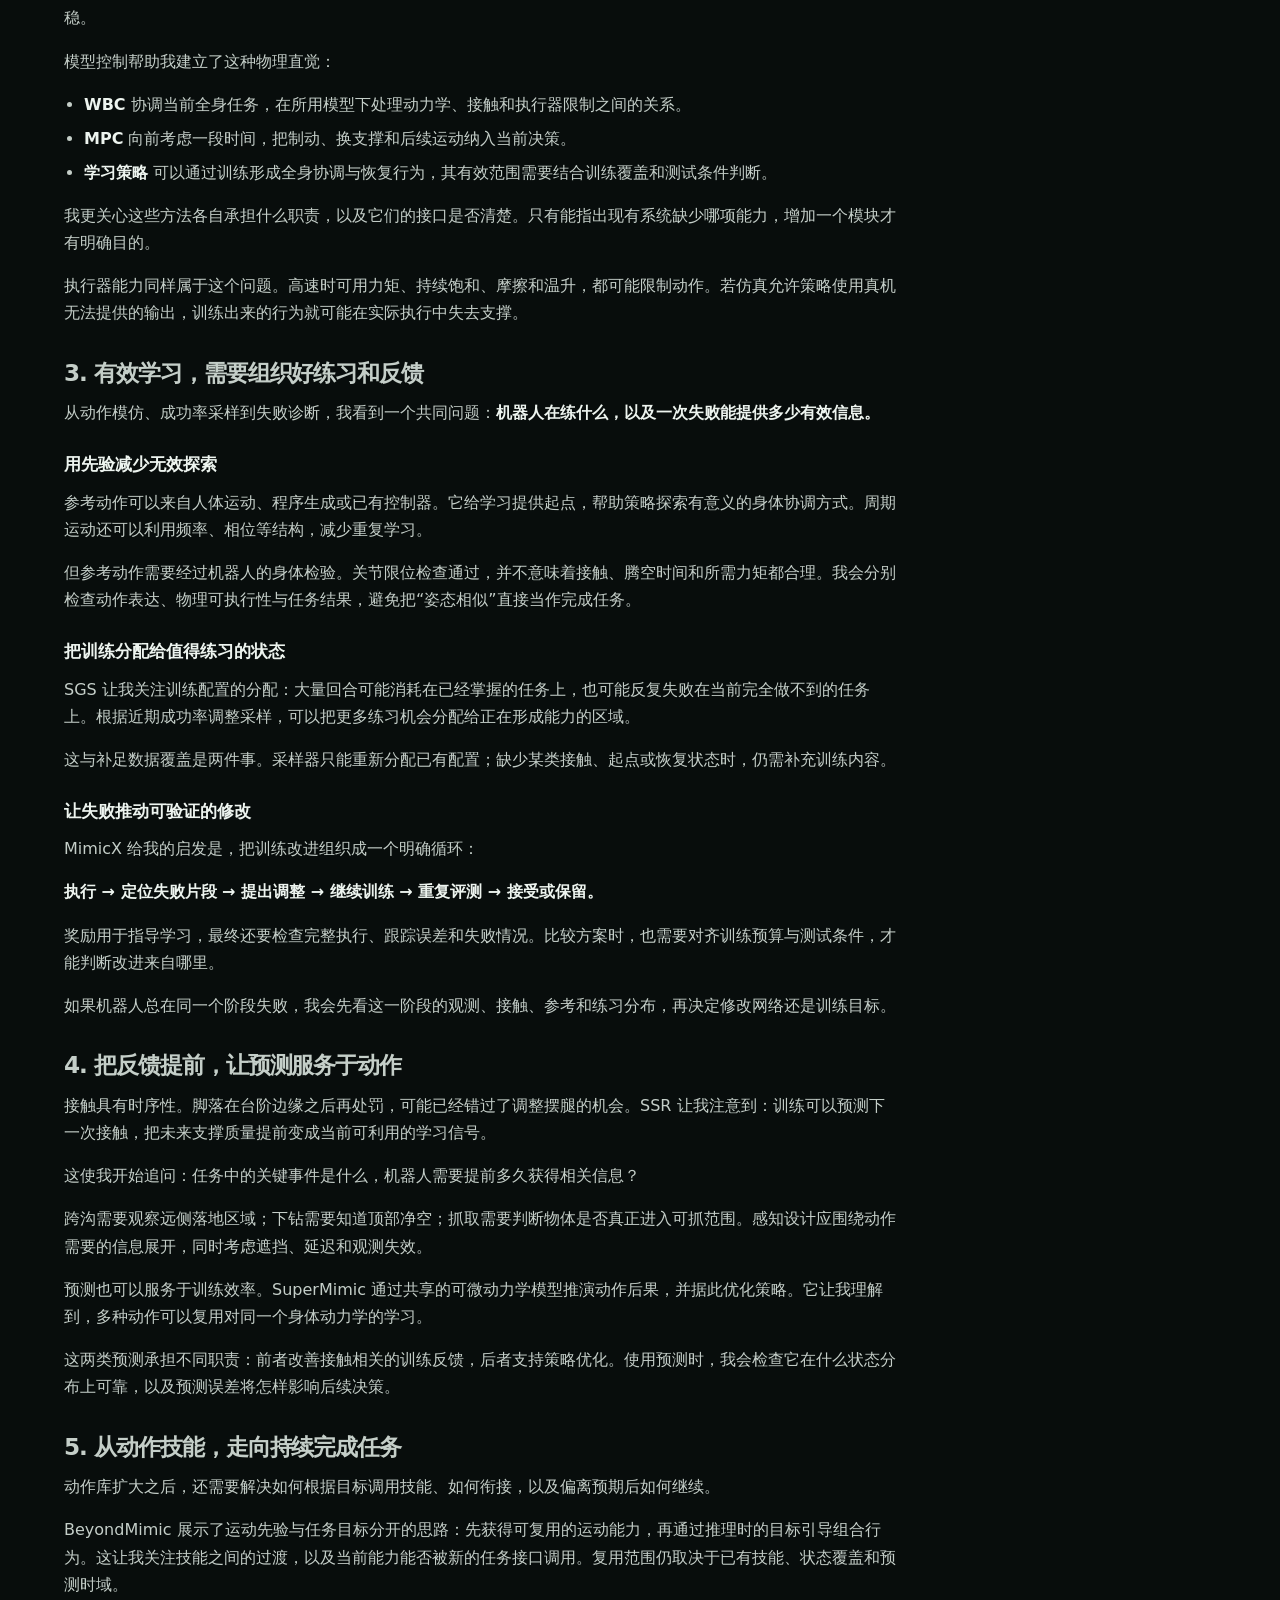
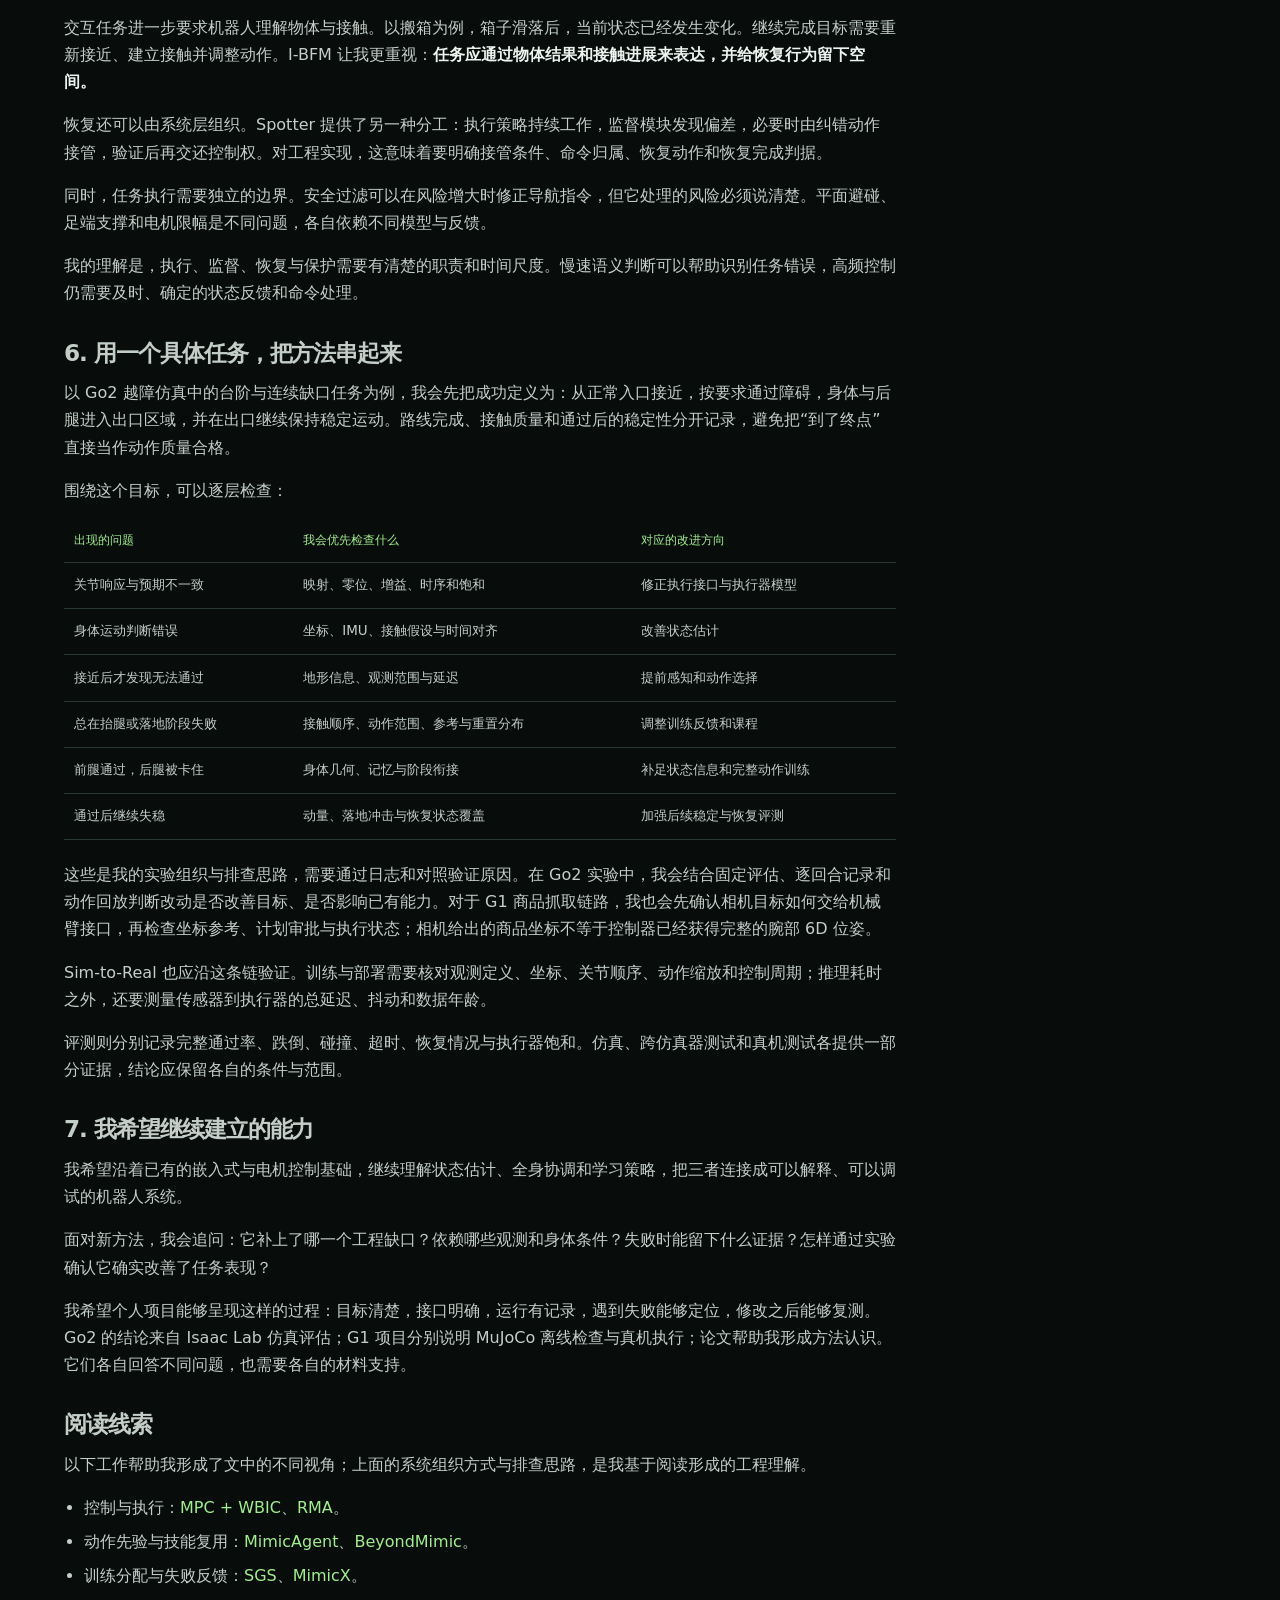
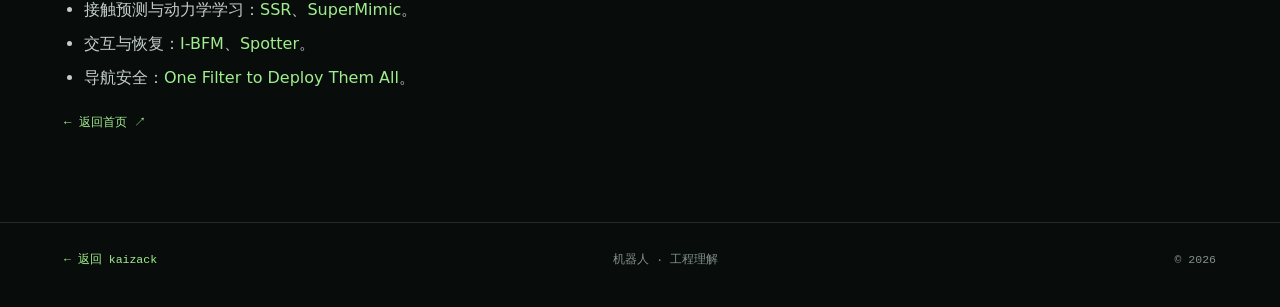
<file: blog/from-motors-to-tasks/index.html>
<!doctype html>
<html lang="zh-CN"><head><meta charset="utf-8"><meta name="viewport" content="width=device-width, initial-scale=1"><meta name="theme-color" content="#080d0c"><meta name="description" content="从 STM32 电机控制、Go2 越障训练和 G1 机械臂实践出发，理解机器人如何从目标走到动作与任务。"><title>从电机到任务：我的机器人理解 · kaizack</title><link rel="icon" href="/assets/mark.svg" type="image/svg+xml"><link rel="stylesheet" href="/assets/site.css?v=a1f533ad2880a4ce2a5d7da3c9502793f0d8ea3f6b9fa1bbccb9c99594dda414"><script src="/assets/site.js" defer></script></head>
<body><a class="skip-link" href="#main">跳至正文</a><header class="site-header"><div class="wrap nav-shell"><a class="brand" href="/" aria-label="kaizack 首页"><span class="brand-mark">K</span><span>kaizack<span class="brand-dot">.</span></span></a><button class="nav-toggle" type="button" aria-expanded="false" aria-controls="primary-nav">菜单</button><nav class="nav-links" id="primary-nav" aria-label="主导航"><a href="/#projects">项目</a><a href="/#articles">文章</a><a href="/#honors">荣誉</a><a href="/#timeline">经历</a><a href="/#stack">技术栈</a></nav></div></header>
<main id="main"><header class="page-hero"><div class="wrap"><div class="breadcrumbs"><a href="/">首页</a> / 文章 / 工程理解</div><p class="eyebrow">ROBOTICS · ENGINEERING NOTES</p><h1>从电机到任务：我的机器人理解</h1><p class="lede">沿着命令、状态和反馈，理解机器人如何把目标变成动作，并在失败后继续调整。</p><div class="page-meta"><time datetime="2026-10-23">更新于 2026-10-23</time><span><a href="/projects/go2/">Go2 越障项目 →</a></span><span><a href="/projects/g1/">G1 机械臂项目 →</a></span></div></div></header>
<div class="detail-content"><div class="wrap detail-grid"><article class="prose">
  <blockquote>我关注机器人如何把目标变成可执行的动作，再根据真实反馈持续修正，直到完成任务。</blockquote>
  <p>结合 STM32/FreeRTOS 下的多电机控制与通信、Go2 越障仿真训练和 G1 机械臂位姿控制，我逐渐形成了一个看问题的习惯：沿着指令和反馈，追踪一次动作为什么能够发生，又为什么会失败。阅读全身控制与强化学习论文，则帮助我理解这些方法解决什么问题、依赖什么条件。</p>
  <p>一项机器人能力背后，往往同时存在感知、估计、决策、控制和执行器的配合。论文阅读对我的价值，在于帮助我理解这些环节的职责，并把新的方法放回具体工程问题中判断。</p>
  <h2 id="loop">1. 沿着完整闭环理解机器人</h2>
  <p>我习惯从这条链路理解一个系统：</p>
  <pre><code>任务目标 + 环境观测
        ↓
状态估计：身体怎样运动，接触是否可信
        ↓
规划或策略：接下来采取什么动作
        ↓
全身执行与关节控制：把动作变成可执行命令
        ↓
驱动器、电机与身体：产生运动和接触
        ↓
传感器反馈 → 更新状态与决策</code></pre>
  <p>这张图表达的是功能分工，具体系统可以合并其中的环节。例如，学习策略可以直接输出关节目标；模型控制系统可以通过 MPC 规划未来，再由 WBC 协调当前全身运动。</p>
  <p>阅读一个方法时，我首先确认三个接口：<strong>它实际看到了什么，输出的命令代表什么，执行偏差怎样返回。</strong></p>
  <p>例如，一类常见运动策略输出关节位置偏移，再经过 PD 形成力矩：</p>
  <pre><code>q_target = q_default + scale × action
τ_cmd = Kp × (q_target − q) + Kd × (dq_target − dq) + τ_ff</code></pre>
  <p>这只是常见接口示例，具体系统可能没有前馈项，也可能直接控制力矩。动作缩放、关节顺序、PD 增益和控制周期，都会改变策略最终作用于身体的方式。</p>
  <p>这也让我的底层控制学习与机器人学习产生了连接：电机反馈、通信时序和执行器响应，直接参与决定上层算法能发挥多少能力。</p>
  <h2 id="contact">2. 身体与接触，决定动作能否成立</h2>
  <p>机器人抬脚时，变化的不只是一个关节角度。支撑关系、接触力、身体动量和其余关节的负担都会改变。搬起物体时，手臂运动也会影响整个身体的平衡。</p>
  <p>因此，我会同时看局部跟踪和整体受力。即使每个关节都接近目标，身体仍可能因为落点、支撑或动量安排不合理而失稳。</p>
  <p>模型控制帮助我建立了这种物理直觉：</p>
  <ul><li><strong>WBC</strong> 协调当前全身任务，在所用模型下处理动力学、接触和执行器限制之间的关系。</li><li><strong>MPC</strong> 向前考虑一段时间，把制动、换支撑和后续运动纳入当前决策。</li><li><strong>学习策略</strong> 可以通过训练形成全身协调与恢复行为，其有效范围需要结合训练覆盖和测试条件判断。</li></ul>
  <p>我更关心这些方法各自承担什么职责，以及它们的接口是否清楚。只有能指出现有系统缺少哪项能力，增加一个模块才有明确目的。</p>
  <p>执行器能力同样属于这个问题。高速时可用力矩、持续饱和、摩擦和温升，都可能限制动作。若仿真允许策略使用真机无法提供的输出，训练出来的行为就可能在实际执行中失去支撑。</p>
  <h2 id="learning">3. 有效学习，需要组织好练习和反馈</h2>
  <p>从动作模仿、成功率采样到失败诊断，我看到一个共同问题：<strong>机器人在练什么，以及一次失败能提供多少有效信息。</strong></p>
  <h3>用先验减少无效探索</h3>
  <p>参考动作可以来自人体运动、程序生成或已有控制器。它给学习提供起点，帮助策略探索有意义的身体协调方式。周期运动还可以利用频率、相位等结构，减少重复学习。</p>
  <p>但参考动作需要经过机器人的身体检验。关节限位检查通过，并不意味着接触、腾空时间和所需力矩都合理。我会分别检查动作表达、物理可执行性与任务结果，避免把“姿态相似”直接当作完成任务。</p>
  <h3>把训练分配给值得练习的状态</h3>
  <p>SGS 让我关注训练配置的分配：大量回合可能消耗在已经掌握的任务上，也可能反复失败在当前完全做不到的任务上。根据近期成功率调整采样，可以把更多练习机会分配给正在形成能力的区域。</p>
  <p>这与补足数据覆盖是两件事。采样器只能重新分配已有配置；缺少某类接触、起点或恢复状态时，仍需补充训练内容。</p>
  <h3>让失败推动可验证的修改</h3>
  <p>MimicX 给我的启发是，把训练改进组织成一个明确循环：</p>
  <p><strong>执行 → 定位失败片段 → 提出调整 → 继续训练 → 重复评测 → 接受或保留。</strong></p>
  <p>奖励用于指导学习，最终还要检查完整执行、跟踪误差和失败情况。比较方案时，也需要对齐训练预算与测试条件，才能判断改进来自哪里。</p>
  <p>如果机器人总在同一个阶段失败，我会先看这一阶段的观测、接触、参考和练习分布，再决定修改网络还是训练目标。</p>
  <h2 id="prediction">4. 把反馈提前，让预测服务于动作</h2>
  <p>接触具有时序性。脚落在台阶边缘之后再处罚，可能已经错过了调整摆腿的机会。SSR 让我注意到：训练可以预测下一次接触，把未来支撑质量提前变成当前可利用的学习信号。</p>
  <p>这使我开始追问：任务中的关键事件是什么，机器人需要提前多久获得相关信息？</p>
  <p>跨沟需要观察远侧落地区域；下钻需要知道顶部净空；抓取需要判断物体是否真正进入可抓范围。感知设计应围绕动作需要的信息展开，同时考虑遮挡、延迟和观测失效。</p>
  <p>预测也可以服务于训练效率。SuperMimic 通过共享的可微动力学模型推演动作后果，并据此优化策略。它让我理解到，多种动作可以复用对同一个身体动力学的学习。</p>
  <p>这两类预测承担不同职责：前者改善接触相关的训练反馈，后者支持策略优化。使用预测时，我会检查它在什么状态分布上可靠，以及预测误差将怎样影响后续决策。</p>
  <h2 id="skills">5. 从动作技能，走向持续完成任务</h2>
  <p>动作库扩大之后，还需要解决如何根据目标调用技能、如何衔接，以及偏离预期后如何继续。</p>
  <p>BeyondMimic 展示了运动先验与任务目标分开的思路：先获得可复用的运动能力，再通过推理时的目标引导组合行为。这让我关注技能之间的过渡，以及当前能力能否被新的任务接口调用。复用范围仍取决于已有技能、状态覆盖和预测时域。</p>
  <p>交互任务进一步要求机器人理解物体与接触。以搬箱为例，箱子滑落后，当前状态已经发生变化。继续完成目标需要重新接近、建立接触并调整动作。I-BFM 让我更重视：<strong>任务应通过物体结果和接触进展来表达，并给恢复行为留下空间。</strong></p>
  <p>恢复还可以由系统层组织。Spotter 提供了另一种分工：执行策略持续工作，监督模块发现偏差，必要时由纠错动作接管，验证后再交还控制权。对工程实现，这意味着要明确接管条件、命令归属、恢复动作和恢复完成判据。</p>
  <p>同时，任务执行需要独立的边界。安全过滤可以在风险增大时修正导航指令，但它处理的风险必须说清楚。平面避碰、足端支撑和电机限幅是不同问题，各自依赖不同模型与反馈。</p>
  <p>我的理解是，执行、监督、恢复与保护需要有清楚的职责和时间尺度。慢速语义判断可以帮助识别任务错误，高频控制仍需要及时、确定的状态反馈和命令处理。</p>
  <h2 id="case-study">6. 用一个具体任务，把方法串起来</h2>
  <p>以 Go2 越障仿真中的台阶与连续缺口任务为例，我会先把成功定义为：从正常入口接近，按要求通过障碍，身体与后腿进入出口区域，并在出口继续保持稳定运动。路线完成、接触质量和通过后的稳定性分开记录，避免把“到了终点”直接当作动作质量合格。</p>
  <p>围绕这个目标，可以逐层检查：</p>
  <table class="data-table"><thead><tr><th scope="col">出现的问题</th><th scope="col">我会优先检查什么</th><th scope="col">对应的改进方向</th></tr></thead><tbody><tr><td>关节响应与预期不一致</td><td>映射、零位、增益、时序和饱和</td><td>修正执行接口与执行器模型</td></tr><tr><td>身体运动判断错误</td><td>坐标、IMU、接触假设与时间对齐</td><td>改善状态估计</td></tr><tr><td>接近后才发现无法通过</td><td>地形信息、观测范围与延迟</td><td>提前感知和动作选择</td></tr><tr><td>总在抬腿或落地阶段失败</td><td>接触顺序、动作范围、参考与重置分布</td><td>调整训练反馈和课程</td></tr><tr><td>前腿通过，后腿被卡住</td><td>身体几何、记忆与阶段衔接</td><td>补足状态信息和完整动作训练</td></tr><tr><td>通过后继续失稳</td><td>动量、落地冲击与恢复状态覆盖</td><td>加强后续稳定与恢复评测</td></tr></tbody></table>
  <p>这些是我的实验组织与排查思路，需要通过日志和对照验证原因。在 Go2 实验中，我会结合固定评估、逐回合记录和动作回放判断改动是否改善目标、是否影响已有能力。对于 G1 商品抓取链路，我也会先确认相机目标如何交给机械臂接口，再检查坐标参考、计划审批与执行状态；相机给出的商品坐标不等于控制器已经获得完整的腕部 6D 位姿。</p>
  <p>Sim-to-Real 也应沿这条链验证。训练与部署需要核对观测定义、坐标、关节顺序、动作缩放和控制周期；推理耗时之外，还要测量传感器到执行器的总延迟、抖动和数据年龄。</p>
  <p>评测则分别记录完整通过率、跌倒、碰撞、超时、恢复情况与执行器饱和。仿真、跨仿真器测试和真机测试各提供一部分证据，结论应保留各自的条件与范围。</p>
  <h2 id="growth">7. 我希望继续建立的能力</h2>
  <p>我希望沿着已有的嵌入式与电机控制基础，继续理解状态估计、全身协调和学习策略，把三者连接成可以解释、可以调试的机器人系统。</p>
  <p>面对新方法，我会追问：它补上了哪一个工程缺口？依赖哪些观测和身体条件？失败时能留下什么证据？怎样通过实验确认它确实改善了任务表现？</p>
  <p>我希望个人项目能够呈现这样的过程：目标清楚，接口明确，运行有记录，遇到失败能够定位，修改之后能够复测。Go2 的结论来自 Isaac Lab 仿真评估；G1 项目分别说明 MuJoCo 离线检查与真机执行；论文帮助我形成方法认识。它们各自回答不同问题，也需要各自的材料支持。</p>
  <h2 id="references">阅读线索</h2>
  <p>以下工作帮助我形成了文中的不同视角；上面的系统组织方式与排查思路，是我基于阅读形成的工程理解。</p>
  <ul><li>控制与执行：<a href="https://arxiv.org/abs/1909.06586">MPC + WBIC</a>、<a href="https://arxiv.org/abs/2107.04034">RMA</a>。</li><li>动作先验与技能复用：<a href="https://arxiv.org/abs/2609.24145">MimicAgent</a>、<a href="https://arxiv.org/abs/2508.08241">BeyondMimic</a>。</li><li>训练分配与失败反馈：<a href="https://arxiv.org/abs/2610.12465">SGS</a>、<a href="https://arxiv.org/abs/2610.09055">MimicX</a>。</li><li>接触预测与动力学学习：<a href="https://arxiv.org/abs/2605.30770">SSR</a>、<a href="https://arxiv.org/abs/2610.28480">SuperMimic</a>。</li><li>交互与恢复：<a href="https://arxiv.org/abs/2610.06129">I-BFM</a>、<a href="https://arxiv.org/abs/2609.36808">Spotter</a>。</li><li>导航安全：<a href="https://arxiv.org/abs/2412.09989">One Filter to Deploy Them All</a>。</li></ul>
  <p><a class="text-link" href="/">← 返回首页</a></p>
</article><aside class="detail-aside"><h2>本页目录</h2><nav><a href="#loop">1. 沿着完整闭环理解机器人</a><a href="#contact">2. 身体与接触，决定动作能否成立</a><a href="#learning">3. 有效学习，需要组织好练习和反馈</a><a href="#prediction">4. 把反馈提前，让预测服务于动作</a><a href="#skills">5. 从动作技能，走向持续完成任务</a><a href="#case-study">6. 用一个具体任务，把方法串起来</a><a href="#growth">7. 我希望继续建立的能力</a></nav></aside></div></div></main>
<footer class="site-footer"><div class="wrap footer-inner"><span><a href="/">← 返回 kaizack</a></span><span>机器人 · 工程理解</span><span>© 2026</span></div></footer></body></html>
</file>
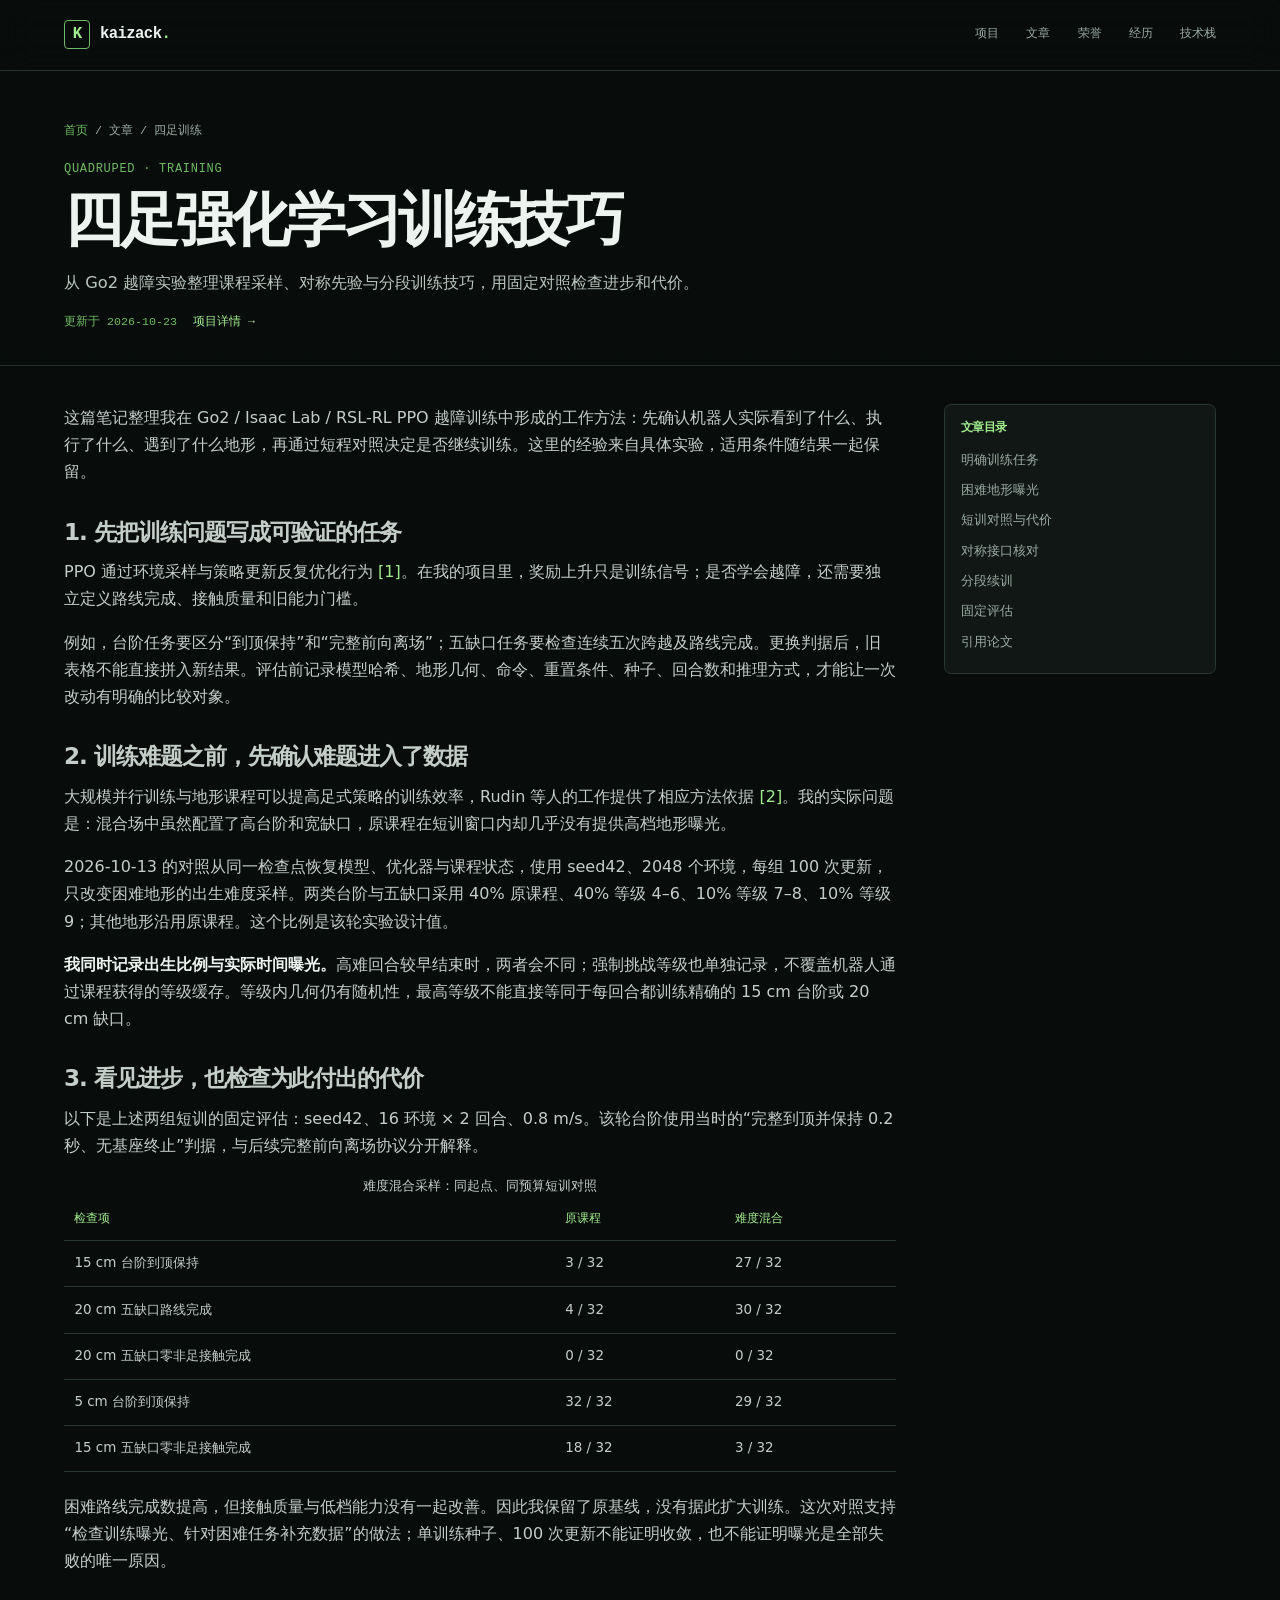
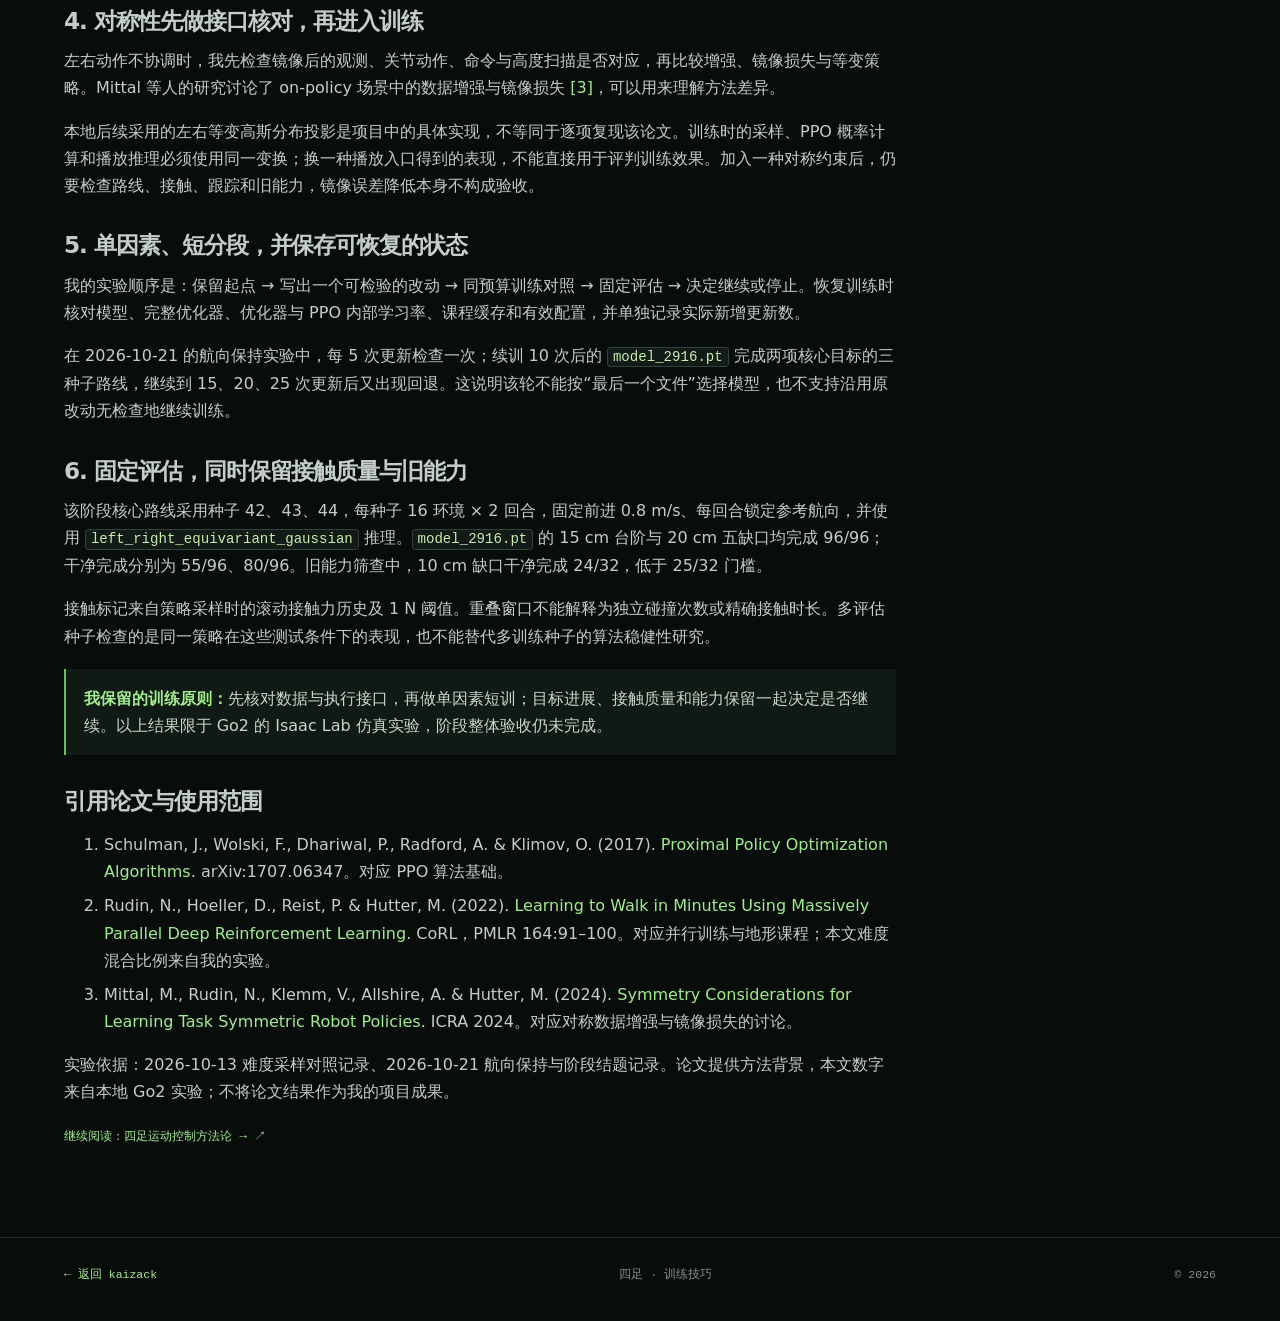
<file: blog/go2-evaluation/index.html>
<!doctype html>
<html lang="zh-CN"><head><meta charset="utf-8"><meta name="viewport" content="width=device-width, initial-scale=1"><meta name="theme-color" content="#080d0c"><meta name="description" content="我的 Go2 训练经验：困难地形曝光、课程采样、对称先验、单因素短训与能力保留，附方法对应论文。"><title>四足强化学习训练技巧 · kaizack</title><link rel="icon" href="/assets/mark.svg" type="image/svg+xml"><link rel="stylesheet" href="/assets/site.css?v=a1f533ad2880a4ce2a5d7da3c9502793f0d8ea3f6b9fa1bbccb9c99594dda414"><script src="/assets/site.js" defer></script></head>
<body><a class="skip-link" href="#main">跳至正文</a><header class="site-header"><div class="wrap nav-shell"><a class="brand" href="/"><span class="brand-mark">K</span><span>kaizack<span class="brand-dot">.</span></span></a><button class="nav-toggle" type="button" aria-expanded="false" aria-controls="primary-nav">菜单</button><nav class="nav-links" id="primary-nav" aria-label="主导航"><a href="/#projects">项目</a><a href="/#articles">文章</a><a href="/#honors">荣誉</a><a href="/#timeline">经历</a><a href="/#stack">技术栈</a></nav></div></header>
<main id="main"><header class="page-hero"><div class="wrap"><div class="breadcrumbs"><a href="/">首页</a> / 文章 / 四足训练</div><p class="eyebrow">QUADRUPED · TRAINING</p><h1>四足强化学习训练技巧</h1><p class="lede">从 Go2 越障实验整理课程采样、对称先验与分段训练技巧，用固定对照检查进步和代价。</p><div class="page-meta"><time datetime="2026-10-23">更新于 2026-10-23</time><span><a href="/projects/go2/">项目详情 →</a></span></div></div></header>
<div class="detail-content"><div class="wrap detail-grid"><article class="prose">
  <p>这篇笔记整理我在 Go2 / Isaac Lab / RSL-RL PPO 越障训练中形成的工作方法：先确认机器人实际看到了什么、执行了什么、遇到了什么地形，再通过短程对照决定是否继续训练。这里的经验来自具体实验，适用条件随结果一起保留。</p>
  <h2 id="protocol">1. 先把训练问题写成可验证的任务</h2>
  <p>PPO 通过环境采样与策略更新反复优化行为 <a href="#ref-ppo" aria-label="参考文献 1">[1]</a>。在我的项目里，奖励上升只是训练信号；是否学会越障，还需要独立定义路线完成、接触质量和旧能力门槛。</p>
  <p>例如，台阶任务要区分“到顶保持”和“完整前向离场”；五缺口任务要检查连续五次跨越及路线完成。更换判据后，旧表格不能直接拼入新结果。评估前记录模型哈希、地形几何、命令、重置条件、种子、回合数和推理方式，才能让一次改动有明确的比较对象。</p>

  <h2 id="curriculum">2. 训练难题之前，先确认难题进入了数据</h2>
  <p>大规模并行训练与地形课程可以提高足式策略的训练效率，Rudin 等人的工作提供了相应方法依据 <a href="#ref-parallel" aria-label="参考文献 2">[2]</a>。我的实际问题是：混合场中虽然配置了高台阶和宽缺口，原课程在短训窗口内却几乎没有提供高档地形曝光。</p>
  <p>2026-10-13 的对照从同一检查点恢复模型、优化器与课程状态，使用 seed42、2048 个环境，每组 100 次更新，只改变困难地形的出生难度采样。两类台阶与五缺口采用 40% 原课程、40% 等级 4–6、10% 等级 7–8、10% 等级 9；其他地形沿用原课程。这个比例是该轮实验设计值。</p>
  <p><strong>我同时记录出生比例与实际时间曝光。</strong>高难回合较早结束时，两者会不同；强制挑战等级也单独记录，不覆盖机器人通过课程获得的等级缓存。等级内几何仍有随机性，最高等级不能直接等同于每回合都训练精确的 15 cm 台阶或 20 cm 缺口。</p>

  <h2 id="results">3. 看见进步，也检查为此付出的代价</h2>
  <p>以下是上述两组短训的固定评估：seed42、16 环境 × 2 回合、0.8 m/s。该轮台阶使用当时的“完整到顶并保持 0.2 秒、无基座终止”判据，与后续完整前向离场协议分开解释。</p>
  <table class="data-table"><caption>难度混合采样：同起点、同预算短训对照</caption><thead><tr><th scope="col">检查项</th><th scope="col">原课程</th><th scope="col">难度混合</th></tr></thead><tbody>
    <tr><td>15 cm 台阶到顶保持</td><td>3 / 32</td><td>27 / 32</td></tr>
    <tr><td>20 cm 五缺口路线完成</td><td>4 / 32</td><td>30 / 32</td></tr>
    <tr><td>20 cm 五缺口零非足接触完成</td><td>0 / 32</td><td>0 / 32</td></tr>
    <tr><td>5 cm 台阶到顶保持</td><td>32 / 32</td><td>29 / 32</td></tr>
    <tr><td>15 cm 五缺口零非足接触完成</td><td>18 / 32</td><td>3 / 32</td></tr>
  </tbody></table>
  <p>困难路线完成数提高，但接触质量与低档能力没有一起改善。因此我保留了原基线，没有据此扩大训练。这次对照支持“检查训练曝光、针对困难任务补充数据”的做法；单训练种子、100 次更新不能证明收敛，也不能证明曝光是全部失败的唯一原因。</p>

  <h2 id="symmetry">4. 对称性先做接口核对，再进入训练</h2>
  <p>左右动作不协调时，我先检查镜像后的观测、关节动作、命令与高度扫描是否对应，再比较增强、镜像损失与等变策略。Mittal 等人的研究讨论了 on-policy 场景中的数据增强与镜像损失 <a href="#ref-symmetry" aria-label="参考文献 3">[3]</a>，可以用来理解方法差异。</p>
  <p>本地后续采用的左右等变高斯分布投影是项目中的具体实现，不等同于逐项复现该论文。训练时的采样、PPO 概率计算和播放推理必须使用同一变换；换一种播放入口得到的表现，不能直接用于评判训练效果。加入一种对称约束后，仍要检查路线、接触、跟踪和旧能力，镜像误差降低本身不构成验收。</p>

  <h2 id="next">5. 单因素、短分段，并保存可恢复的状态</h2>
  <p>我的实验顺序是：保留起点 → 写出一个可检验的改动 → 同预算训练对照 → 固定评估 → 决定继续或停止。恢复训练时核对模型、完整优化器、优化器与 PPO 内部学习率、课程缓存和有效配置，并单独记录实际新增更新数。</p>
  <p>在 2026-10-21 的航向保持实验中，每 5 次更新检查一次；续训 10 次后的 <code>model_2916.pt</code> 完成两项核心目标的三种子路线，继续到 15、20、25 次更新后又出现回退。这说明该轮不能按“最后一个文件”选择模型，也不支持沿用原改动无检查地继续训练。</p>

  <h2 id="contact">6. 固定评估，同时保留接触质量与旧能力</h2>
  <p>该阶段核心路线采用种子 42、43、44，每种子 16 环境 × 2 回合，固定前进 0.8 m/s、每回合锁定参考航向，并使用 <code>left_right_equivariant_gaussian</code> 推理。<code>model_2916.pt</code> 的 15 cm 台阶与 20 cm 五缺口均完成 96/96；干净完成分别为 55/96、80/96。旧能力筛查中，10 cm 缺口干净完成 24/32，低于 25/32 门槛。</p>
  <p>接触标记来自策略采样时的滚动接触力历史及 1 N 阈值。重叠窗口不能解释为独立碰撞次数或精确接触时长。多评估种子检查的是同一策略在这些测试条件下的表现，也不能替代多训练种子的算法稳健性研究。</p>
  <div class="callout" id="limits"><strong>我保留的训练原则：</strong>先核对数据与执行接口，再做单因素短训；目标进展、接触质量和能力保留一起决定是否继续。以上结果限于 Go2 的 Isaac Lab 仿真实验，阶段整体验收仍未完成。</div>

  <h2 id="references">引用论文与使用范围</h2>
  <ol>
    <li id="ref-ppo">Schulman, J., Wolski, F., Dhariwal, P., Radford, A. &amp; Klimov, O. (2017). <a href="https://arxiv.org/abs/1707.06347" target="_blank" rel="noreferrer">Proximal Policy Optimization Algorithms</a>. arXiv:1707.06347。对应 PPO 算法基础。</li>
    <li id="ref-parallel">Rudin, N., Hoeller, D., Reist, P. &amp; Hutter, M. (2022). <a href="https://proceedings.mlr.press/v164/rudin22a.html" target="_blank" rel="noreferrer">Learning to Walk in Minutes Using Massively Parallel Deep Reinforcement Learning</a>. CoRL，PMLR 164:91–100。对应并行训练与地形课程；本文难度混合比例来自我的实验。</li>
    <li id="ref-symmetry">Mittal, M., Rudin, N., Klemm, V., Allshire, A. &amp; Hutter, M. (2024). <a href="https://arxiv.org/abs/2403.04359" target="_blank" rel="noreferrer">Symmetry Considerations for Learning Task Symmetric Robot Policies</a>. ICRA 2024。对应对称数据增强与镜像损失的讨论。</li>
  </ol>
  <p>实验依据：2026-10-13 难度采样对照记录、2026-10-21 航向保持与阶段结题记录。论文提供方法背景，本文数字来自本地 Go2 实验；不将论文结果作为我的项目成果。</p>
  <p><a class="text-link" href="/blog/contact-stop-review/">继续阅读：四足运动控制方法论 →</a></p>
</article><aside class="article-toc"><h2>文章目录</h2><nav><a href="#protocol">明确训练任务</a><a href="#curriculum">困难地形曝光</a><a href="#results">短训对照与代价</a><a href="#symmetry">对称接口核对</a><a href="#next">分段续训</a><a href="#contact">固定评估</a><a href="#references">引用论文</a></nav></aside></div></div></main>
<footer class="site-footer"><div class="wrap footer-inner"><span><a href="/">← 返回 kaizack</a></span><span>四足 · 训练技巧</span><span>© 2026</span></div></footer></body></html>
</file>
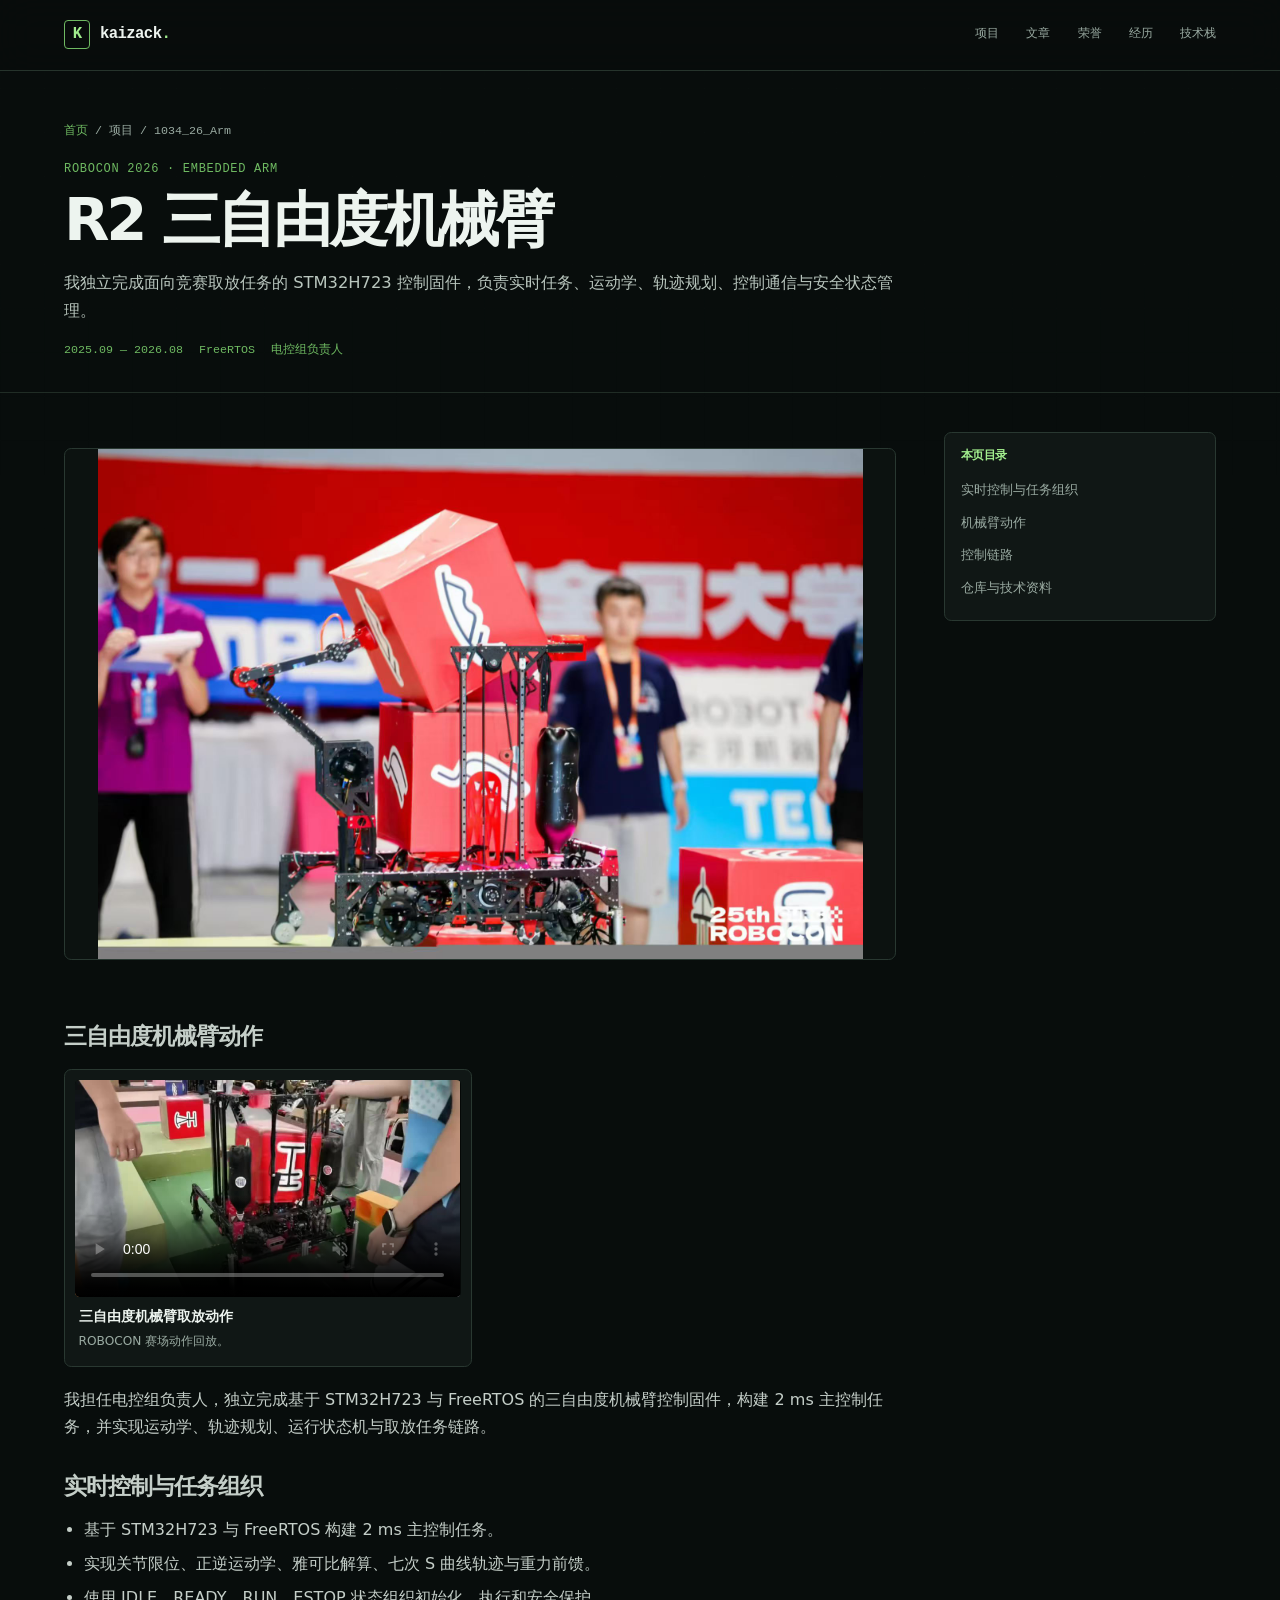
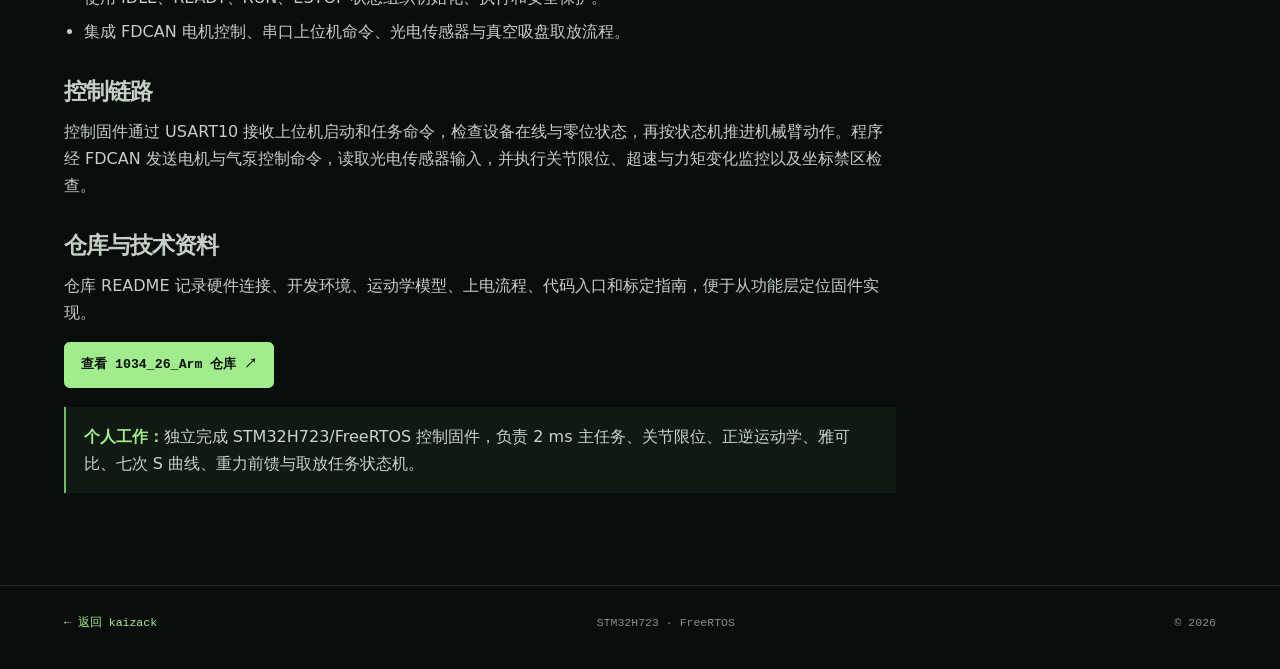
<file: projects/arm-1034/index.html>
<!doctype html>
<html lang="zh-CN"><head><meta charset="utf-8"><meta name="viewport" content="width=device-width, initial-scale=1"><meta name="theme-color" content="#080d0c"><meta name="description" content="ROBOCON R2 三自由度机械臂：STM32H723、FreeRTOS、运动学与任务控制。"><title>R2 三自由度机械臂 · kaizack</title><link rel="icon" href="/assets/mark.svg" type="image/svg+xml"><link rel="stylesheet" href="/assets/site.css?v=a1f533ad2880a4ce2a5d7da3c9502793f0d8ea3f6b9fa1bbccb9c99594dda414"><script src="/assets/site.js" defer></script></head>
<body><a class="skip-link" href="#main">跳至正文</a><header class="site-header"><div class="wrap nav-shell"><a class="brand" href="/"><span class="brand-mark">K</span><span>kaizack<span class="brand-dot">.</span></span></a><button class="nav-toggle" type="button" aria-expanded="false" aria-controls="primary-nav">菜单</button><nav class="nav-links" id="primary-nav" aria-label="主导航"><a href="/#projects">项目</a><a href="/#articles">文章</a><a href="/#honors">荣誉</a><a href="/#timeline">经历</a><a href="/#stack">技术栈</a></nav></div></header>
<main id="main"><header class="page-hero"><div class="wrap"><div class="breadcrumbs"><a href="/">首页</a> / 项目 / 1034_26_Arm</div><p class="eyebrow">ROBOCON 2026 · EMBEDDED ARM</p><h1>R2 三自由度机械臂</h1><p class="lede">我独立完成面向竞赛取放任务的 STM32H723 控制固件，负责实时任务、运动学、轨迹规划、控制通信与安全状态管理。</p><div class="page-meta"><span>2025.09 — 2026.08</span><span>FreeRTOS</span><span>电控组负责人</span></div></div></header>
<div class="detail-content"><div class="wrap detail-grid"><article class="prose">
  <button class="media-button" type="button" data-lightbox aria-label="放大查看 ROBOCON 竞赛机器人照片"><img class="detail-image" src="/assets/arm-1034-robot.jpg" alt="ROBOCON 赛场上的红色机器人和取物机械臂"></button><h2 id="demo">三自由度机械臂动作</h2><div class="video-grid"><div class="video-card"><video controls muted preload="none" playsinline data-autoplay-visible poster="/assets/arm-1034-demo-poster.jpg"><source src="/assets/arm-1034-demo.mp4" type="video/mp4">浏览器不支持 MP4 视频。</video><h3>三自由度机械臂取放动作</h3><p>ROBOCON 赛场动作回放。</p></div></div>
  <p>我担任电控组负责人，独立完成基于 STM32H723 与 FreeRTOS 的三自由度机械臂控制固件，构建 2 ms 主控制任务，并实现运动学、轨迹规划、运行状态机与取放任务链路。</p>
  <h2 id="realtime">实时控制与任务组织</h2><ul><li>基于 STM32H723 与 FreeRTOS 构建 2 ms 主控制任务。</li><li>实现关节限位、正逆运动学、雅可比解算、七次 S 曲线轨迹与重力前馈。</li><li>使用 IDLE、READY、RUN、ESTOP 状态组织初始化、执行和安全保护。</li><li>集成 FDCAN 电机控制、串口上位机命令、光电传感器与真空吸盘取放流程。</li></ul>
  <h2 id="architecture">控制链路</h2><p>控制固件通过 USART10 接收上位机启动和任务命令，检查设备在线与零位状态，再按状态机推进机械臂动作。程序经 FDCAN 发送电机与气泵控制命令，读取光电传感器输入，并执行关节限位、超速与力矩变化监控以及坐标禁区检查。</p>
  <h2 id="repo">仓库与技术资料</h2><p>仓库 README 记录硬件连接、开发环境、运动学模型、上电流程、代码入口和标定指南，便于从功能层定位固件实现。</p><p><a class="button button-primary" href="https://github.com/sztumbappe/1034_26_Arm" target="_blank" rel="noreferrer">查看 1034_26_Arm 仓库 ↗</a></p>
  <div class="callout"><strong>个人工作：</strong>独立完成 STM32H723/FreeRTOS 控制固件，负责 2 ms 主任务、关节限位、正逆运动学、雅可比、七次 S 曲线、重力前馈与取放任务状态机。</div>
</article><aside class="detail-aside"><h2>本页目录</h2><nav><a href="#realtime">实时控制与任务组织</a><a href="#demo">机械臂动作</a><a href="#architecture">控制链路</a><a href="#repo">仓库与技术资料</a></nav></aside></div></div></main>
<footer class="site-footer"><div class="wrap footer-inner"><span><a href="/">← 返回 kaizack</a></span><span>STM32H723 · FreeRTOS</span><span>© 2026</span></div></footer></body></html>
</file>
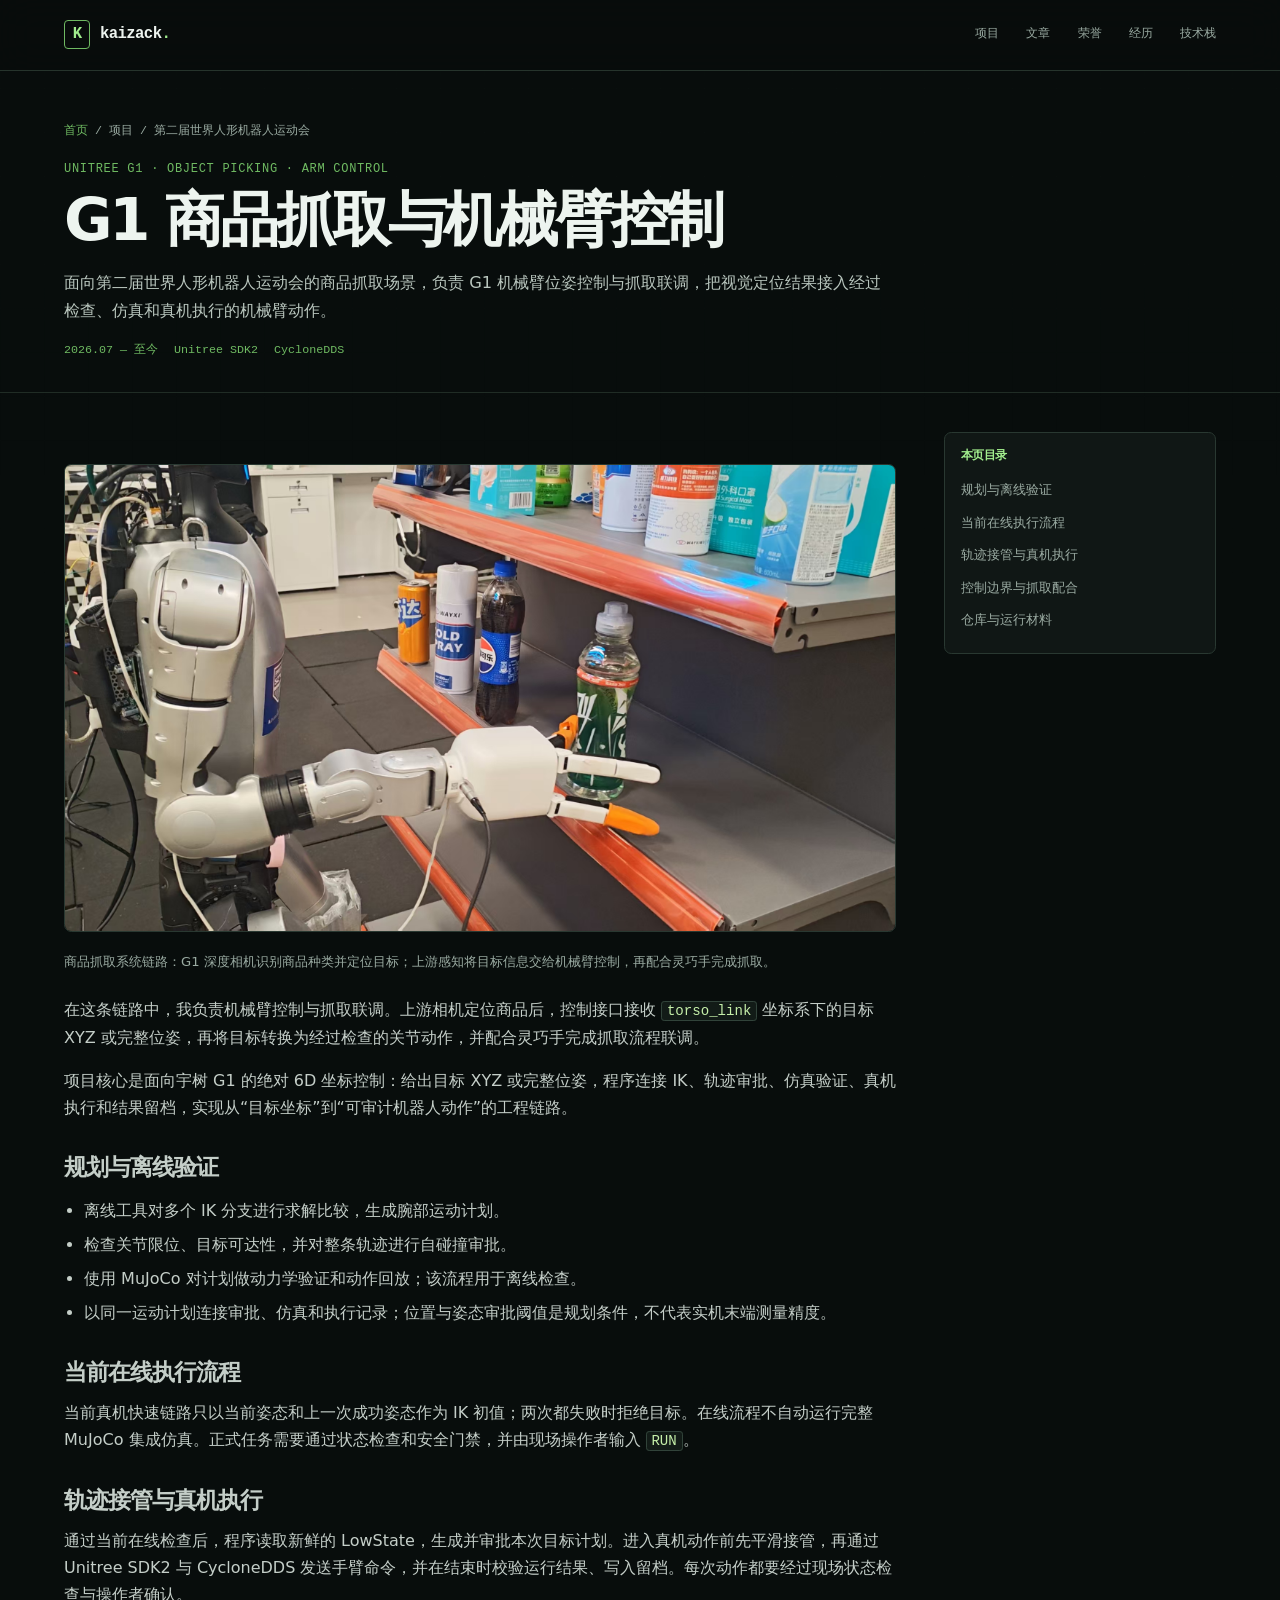
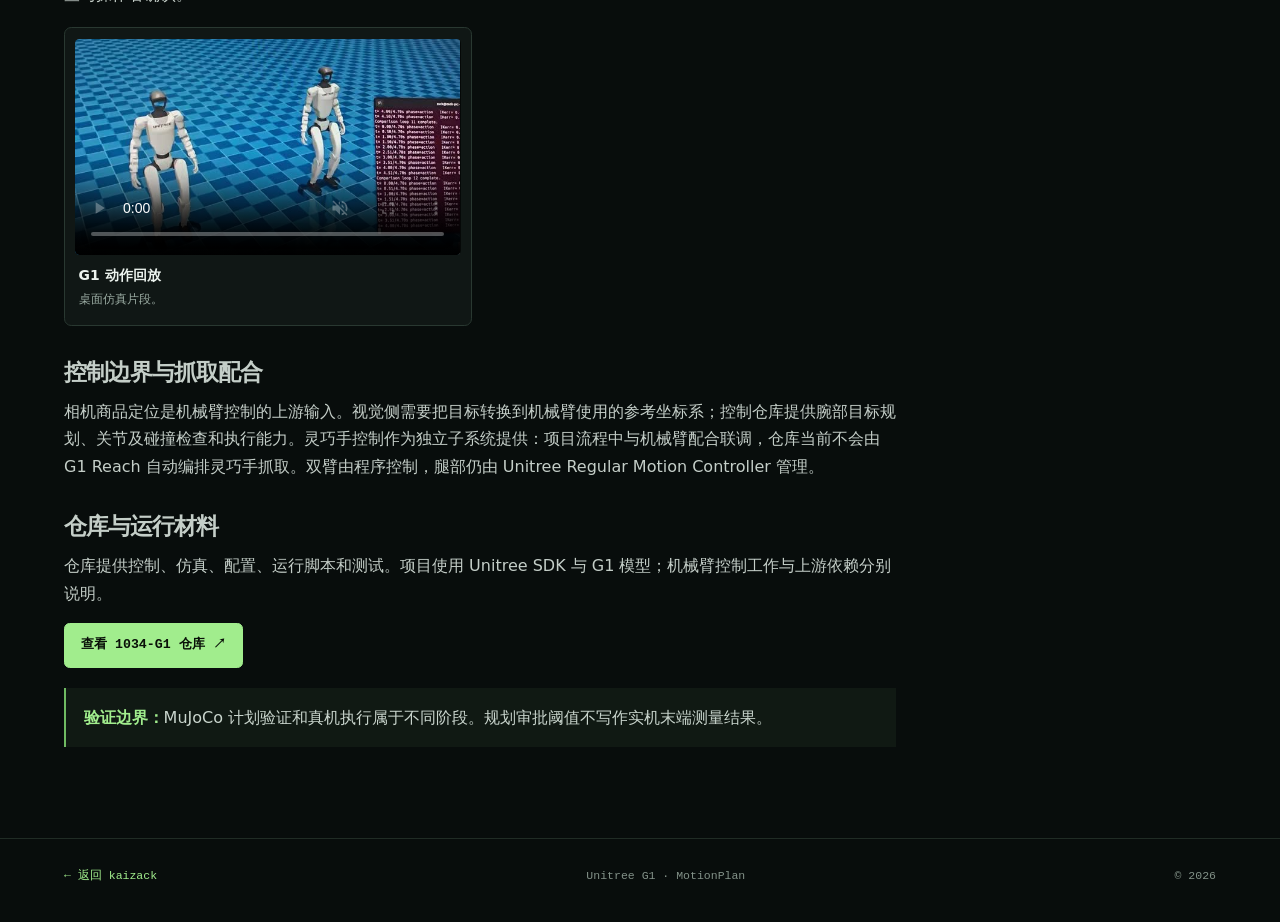
<file: projects/g1/index.html>
<!doctype html>
<html lang="zh-CN"><head><meta charset="utf-8"><meta name="viewport" content="width=device-width, initial-scale=1"><meta name="theme-color" content="#080d0c"><meta name="description" content="第二届世界人形机器人运动会商品抓取场景中的 Unitree G1 机械臂位姿规划、轨迹检查、离线仿真和真机控制。"><title>G1 商品抓取与机械臂控制 · kaizack</title><link rel="icon" href="/assets/mark.svg" type="image/svg+xml"><link rel="stylesheet" href="/assets/site.css?v=a1f533ad2880a4ce2a5d7da3c9502793f0d8ea3f6b9fa1bbccb9c99594dda414"><script src="/assets/site.js" defer></script></head>
<body><a class="skip-link" href="#main">跳至正文</a><header class="site-header"><div class="wrap nav-shell"><a class="brand" href="/"><span class="brand-mark">K</span><span>kaizack<span class="brand-dot">.</span></span></a><button class="nav-toggle" type="button" aria-expanded="false" aria-controls="primary-nav">菜单</button><nav class="nav-links" id="primary-nav" aria-label="主导航"><a href="/#projects">项目</a><a href="/#articles">文章</a><a href="/#honors">荣誉</a><a href="/#timeline">经历</a><a href="/#stack">技术栈</a></nav></div></header>
<main id="main"><header class="page-hero"><div class="wrap"><div class="breadcrumbs"><a href="/">首页</a> / 项目 / 第二届世界人形机器人运动会</div><p class="eyebrow">UNITREE G1 · OBJECT PICKING · ARM CONTROL</p><h1>G1 商品抓取与机械臂控制</h1><p class="lede">面向第二届世界人形机器人运动会的商品抓取场景，负责 G1 机械臂位姿控制与抓取联调，把视觉定位结果接入经过检查、仿真和真机执行的机械臂动作。</p><div class="page-meta"><span>2026.07 — 至今</span><span>Unitree SDK2</span><span>CycloneDDS</span></div></div></header>
<div class="detail-content"><div class="wrap detail-grid"><article class="prose">
  <figure><button class="media-button" type="button" data-lightbox aria-label="放大查看 G1 商品抓取现场"><img class="detail-image" src="/assets/g1-arm.jpg" alt="第二届世界人形机器人运动会商品抓取场景中，Unitree G1 机械臂伸向货架上的商品"></button><figcaption>商品抓取系统链路：G1 深度相机识别商品种类并定位目标；上游感知将目标信息交给机械臂控制，再配合灵巧手完成抓取。</figcaption></figure>
  <p>在这条链路中，我负责机械臂控制与抓取联调。上游相机定位商品后，控制接口接收 <code>torso_link</code> 坐标系下的目标 XYZ 或完整位姿，再将目标转换为经过检查的关节动作，并配合灵巧手完成抓取流程联调。</p>
  <p>项目核心是面向宇树 G1 的绝对 6D 坐标控制：给出目标 XYZ 或完整位姿，程序连接 IK、轨迹审批、仿真验证、真机执行和结果留档，实现从“目标坐标”到“可审计机器人动作”的工程链路。</p>
  <h2 id="offline">规划与离线验证</h2><ul><li>离线工具对多个 IK 分支进行求解比较，生成腕部运动计划。</li><li>检查关节限位、目标可达性，并对整条轨迹进行自碰撞审批。</li><li>使用 MuJoCo 对计划做动力学验证和动作回放；该流程用于离线检查。</li><li>以同一运动计划连接审批、仿真和执行记录；位置与姿态审批阈值是规划条件，不代表实机末端测量精度。</li></ul>
  <h2 id="online">当前在线执行流程</h2><p>当前真机快速链路只以当前姿态和上一次成功姿态作为 IK 初值；两次都失败时拒绝目标。在线流程不自动运行完整 MuJoCo 集成仿真。正式任务需要通过状态检查和安全门禁，并由现场操作者输入 <code>RUN</code>。</p>
  <h2 id="execution">轨迹接管与真机执行</h2><p>通过当前在线检查后，程序读取新鲜的 LowState，生成并审批本次目标计划。进入真机动作前先平滑接管，再通过 Unitree SDK2 与 CycloneDDS 发送手臂命令，并在结束时校验运行结果、写入留档。每次动作都要经过现场状态检查与操作者确认。</p>
  <div class="video-grid"><div class="video-card"><video controls muted preload="none" playsinline data-autoplay-visible poster="/assets/g1-arm-demo-poster.jpg" aria-label="G1 离线仿真动作回放"><source src="/assets/g1-arm-demo.mp4" type="video/mp4">浏览器不支持 MP4 视频。</video><h3>G1 动作回放</h3><p>桌面仿真片段。</p></div></div>
  <h2 id="safety">控制边界与抓取配合</h2><p>相机商品定位是机械臂控制的上游输入。视觉侧需要把目标转换到机械臂使用的参考坐标系；控制仓库提供腕部目标规划、关节及碰撞检查和执行能力。灵巧手控制作为独立子系统提供：项目流程中与机械臂配合联调，仓库当前不会由 G1 Reach 自动编排灵巧手抓取。双臂由程序控制，腿部仍由 Unitree Regular Motion Controller 管理。</p>
  <h2 id="repo">仓库与运行材料</h2><p>仓库提供控制、仿真、配置、运行脚本和测试。项目使用 Unitree SDK 与 G1 模型；机械臂控制工作与上游依赖分别说明。</p><p><a class="button button-primary" href="https://github.com/sztumbappe/1034-G1" target="_blank" rel="noreferrer">查看 1034-G1 仓库 ↗</a></p>
  <div class="callout"><strong>验证边界：</strong>MuJoCo 计划验证和真机执行属于不同阶段。规划审批阈值不写作实机末端测量结果。</div>
</article><aside class="detail-aside"><h2>本页目录</h2><nav><a href="#offline">规划与离线验证</a><a href="#online">当前在线执行流程</a><a href="#execution">轨迹接管与真机执行</a><a href="#safety">控制边界与抓取配合</a><a href="#repo">仓库与运行材料</a></nav></aside></div></div></main>
<footer class="site-footer"><div class="wrap footer-inner"><span><a href="/">← 返回 kaizack</a></span><span>Unitree G1 · MotionPlan</span><span>© 2026</span></div></footer></body></html>
</file>
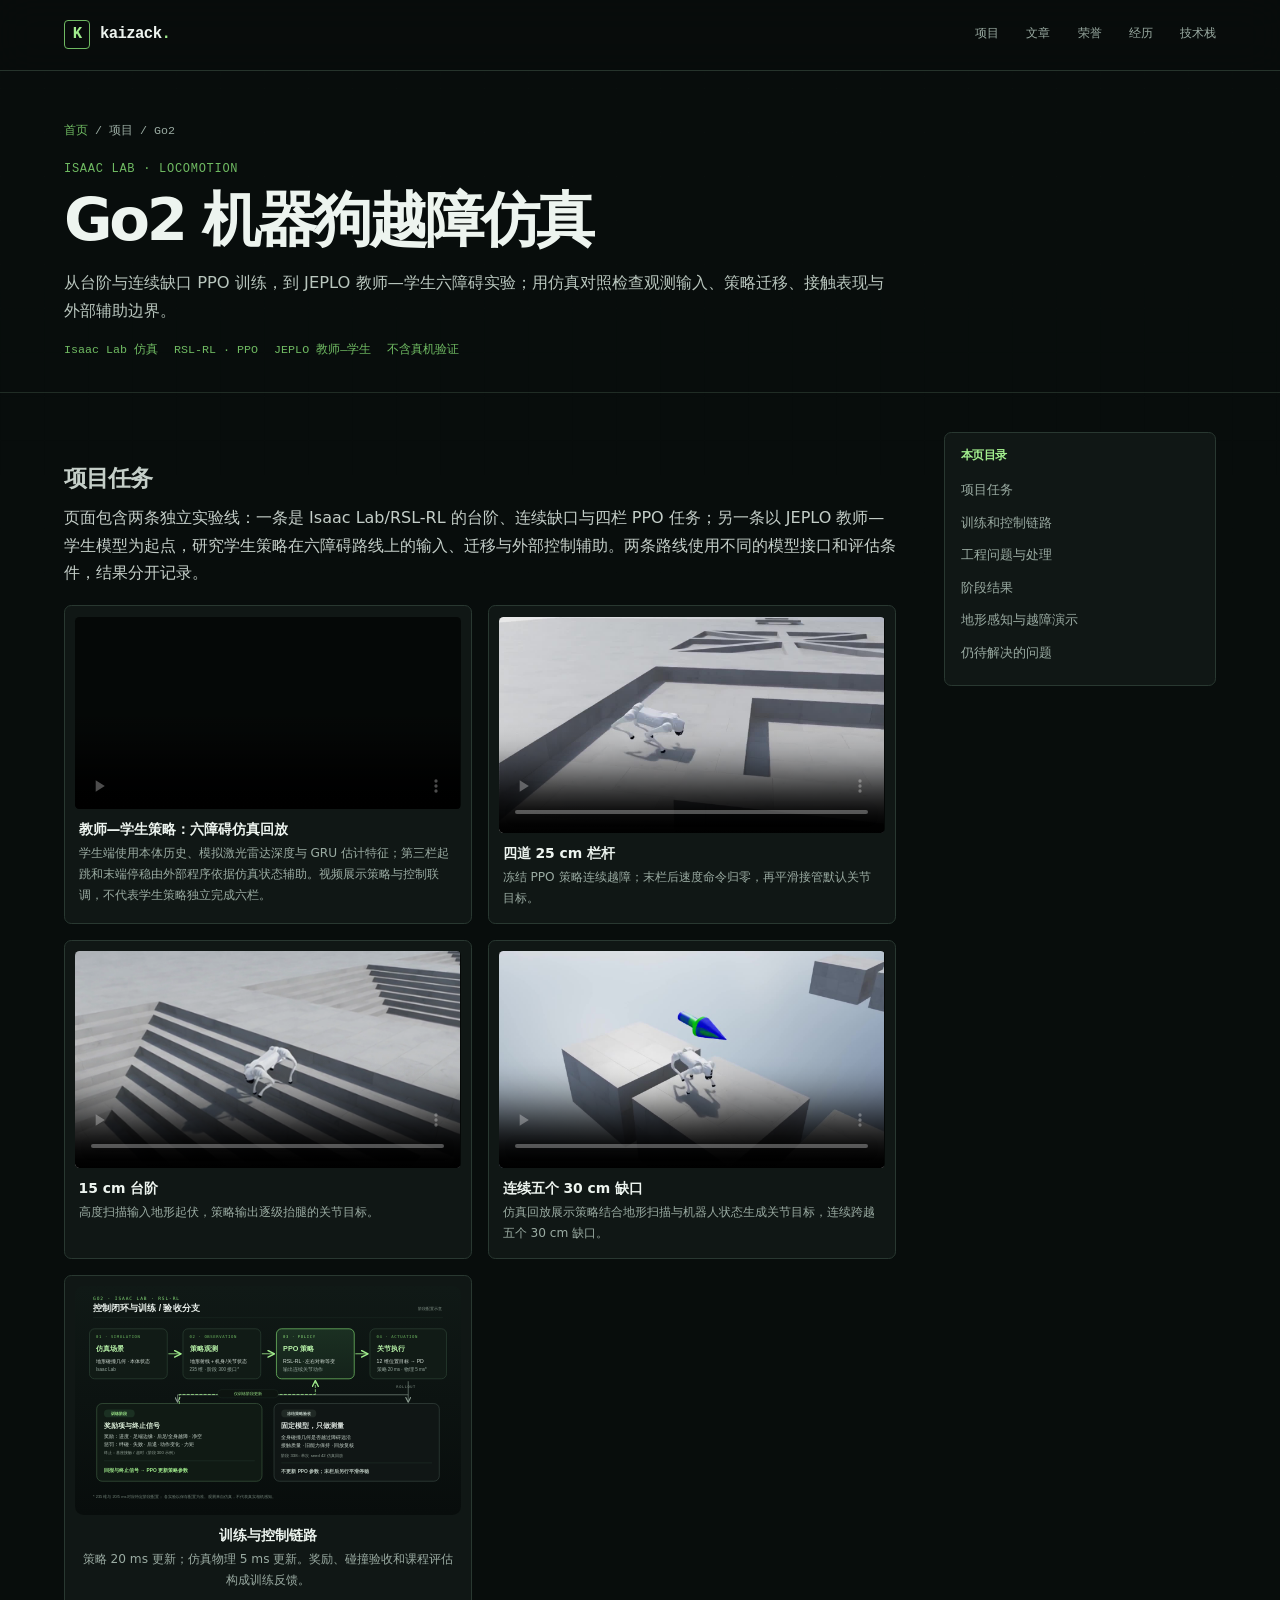
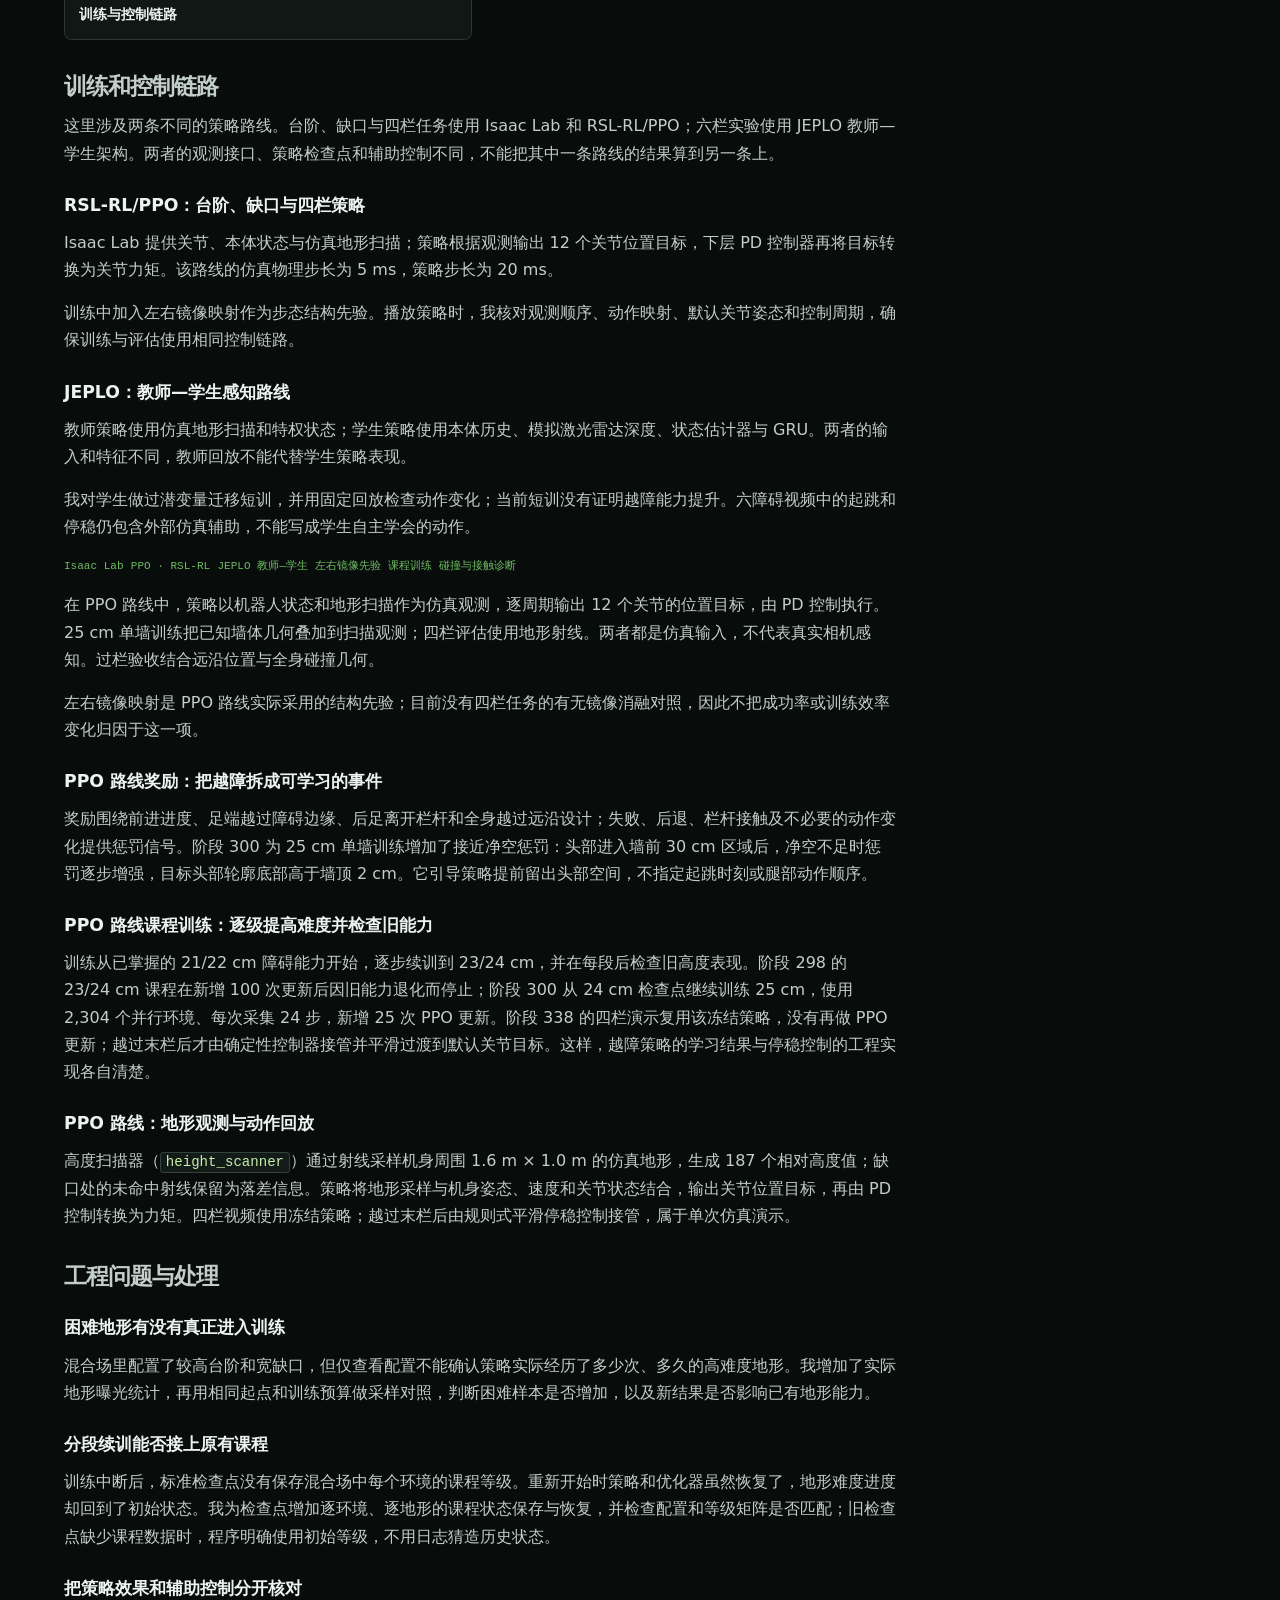
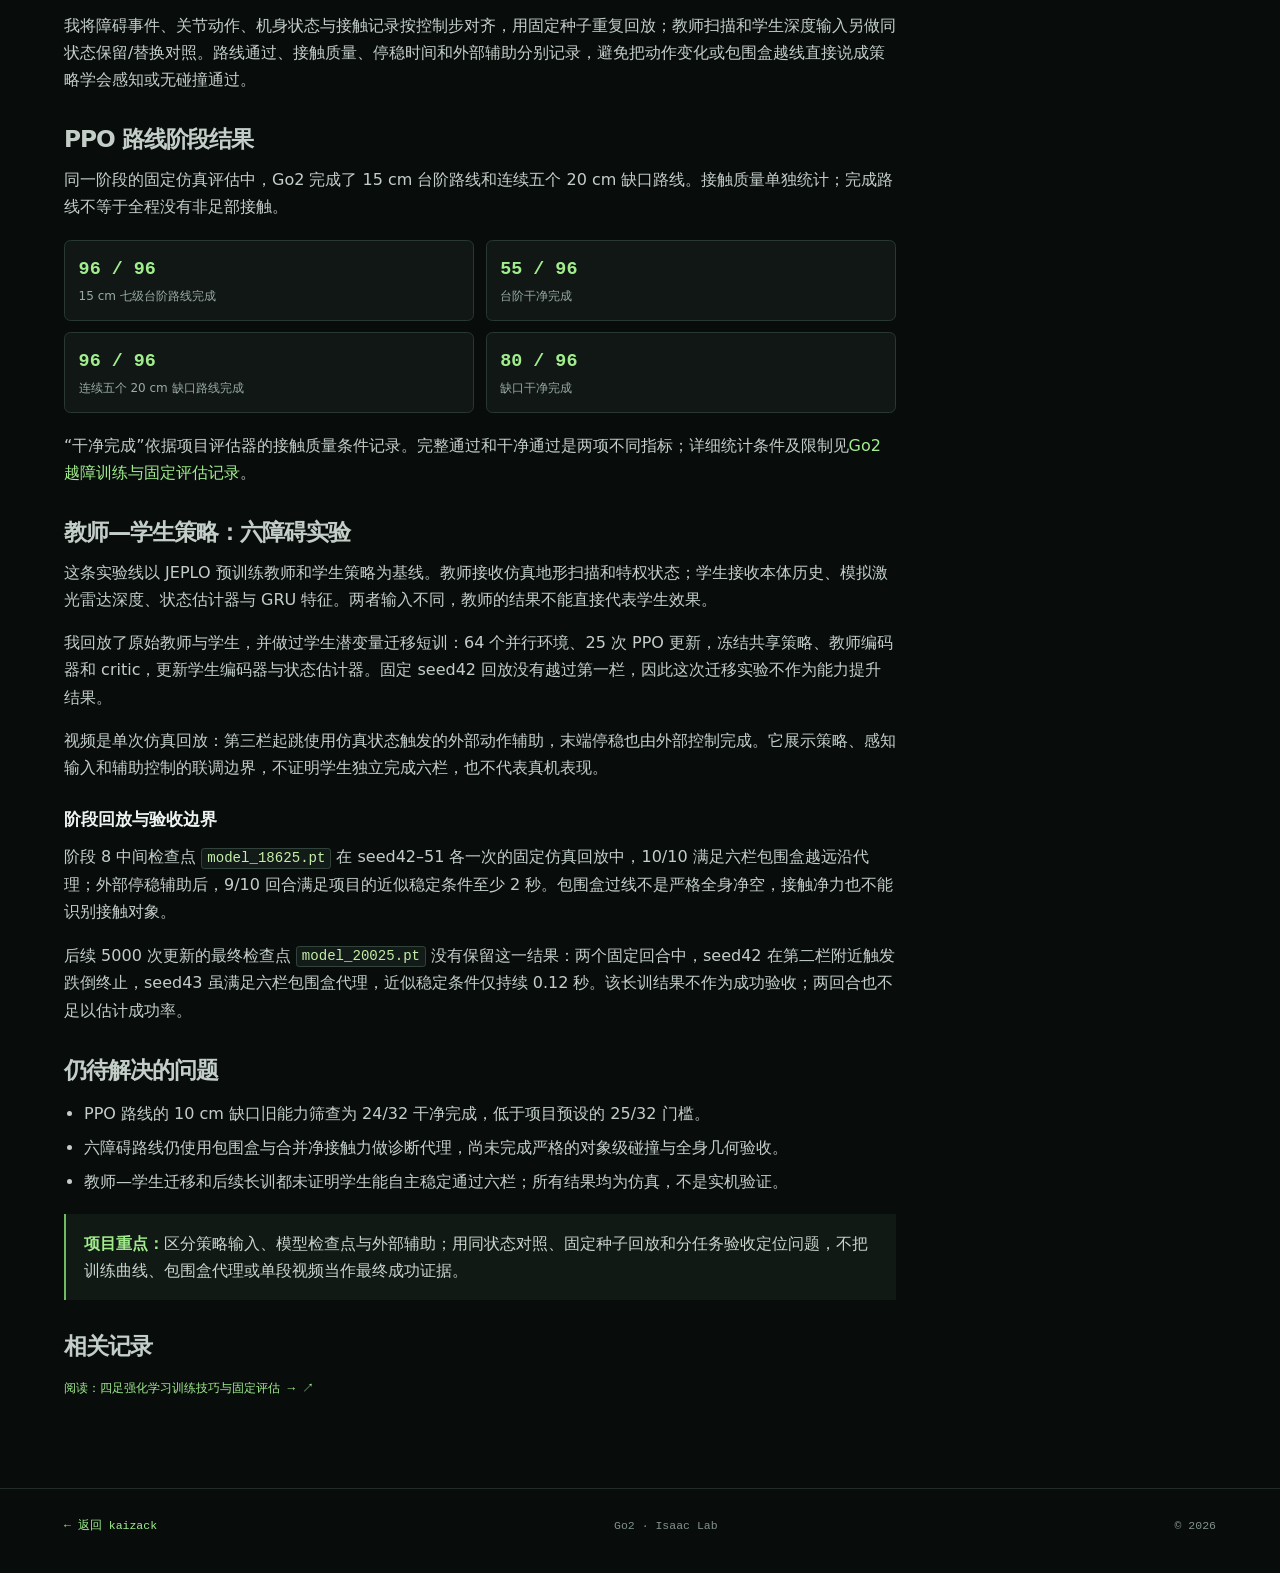
<file: projects/go2/index.html>
<!doctype html>
<html lang="zh-CN"><head><meta charset="utf-8"><meta name="viewport" content="width=device-width, initial-scale=1"><meta name="theme-color" content="#080d0c"><meta name="description" content="展示 Go2 在 Isaac Lab 中的台阶、缺口与六障碍仿真实验，涵盖 RSL-RL/PPO、JEPLO 教师—学生策略、训练诊断与外部辅助边界。"><title>Go2 机器狗越障仿真 · kaizack</title><link rel="icon" href="/assets/mark.svg" type="image/svg+xml"><link rel="stylesheet" href="/assets/site.css?v=a1f533ad2880a4ce2a5d7da3c9502793f0d8ea3f6b9fa1bbccb9c99594dda414"><script src="/assets/site.js" defer></script></head>
<body><a class="skip-link" href="#main">跳至正文</a><header class="site-header"><div class="wrap nav-shell"><a class="brand" href="/"><span class="brand-mark">K</span><span>kaizack<span class="brand-dot">.</span></span></a><button class="nav-toggle" type="button" aria-expanded="false" aria-controls="primary-nav">菜单</button><nav class="nav-links" id="primary-nav" aria-label="主导航"><a href="/#projects">项目</a><a href="/#articles">文章</a><a href="/#honors">荣誉</a><a href="/#timeline">经历</a><a href="/#stack">技术栈</a></nav></div></header>
<main id="main"><header class="page-hero"><div class="wrap"><div class="breadcrumbs"><a href="/">首页</a> / 项目 / Go2</div><p class="eyebrow">ISAAC LAB · LOCOMOTION</p><h1>Go2 机器狗越障仿真</h1><p class="lede">从台阶与连续缺口 PPO 训练，到 JEPLO 教师—学生六障碍实验；用仿真对照检查观测输入、策略迁移、接触表现与外部辅助边界。</p><div class="page-meta"><span>Isaac Lab 仿真</span><span>RSL-RL · PPO</span><span>JEPLO 教师—学生</span><span>不含真机验证</span></div></div></header>
<div class="detail-content"><div class="wrap detail-grid"><article class="prose">
  <h2 id="task">项目任务</h2><p>页面包含两条独立实验线：一条是 Isaac Lab/RSL-RL 的台阶、连续缺口与四栏 PPO 任务；另一条以 JEPLO 教师—学生模型为起点，研究学生策略在六障碍路线上的输入、迁移与外部控制辅助。两条路线使用不同的模型接口和评估条件，结果分开记录。</p>
  <div class="video-grid go2-showcase" id="demos">
    <article class="video-card"><video controls muted preload="none" playsinline data-autoplay-visible poster="/assets/go2-six-obstacles-assisted-poster.jpg"><source src="/assets/go2-six-obstacles-assisted.mp4" type="video/mp4">浏览器不支持 MP4 视频。</video><h3>教师—学生策略：六障碍仿真回放</h3><p>学生端使用本体历史、模拟激光雷达深度与 GRU 估计特征；第三栏起跳和末端停稳由外部程序依据仿真状态辅助。视频展示策略与控制联调，不代表学生策略独立完成六栏。</p></article>
    <article class="video-card"><video controls muted preload="metadata" playsinline data-autoplay-visible poster="/assets/go2-four-25cm-rails-stop-poster.jpg"><source src="/assets/go2-four-25cm-rails-stop-12s.mp4" type="video/mp4">浏览器不支持 MP4 视频。</video><h3>四道 25 cm 栏杆</h3><p>冻结 PPO 策略连续越障；末栏后速度命令归零，再平滑接管默认关节目标。</p></article>
    <article class="video-card"><video controls muted preload="none" playsinline data-autoplay-visible poster="/assets/go2-stairs-15cm.png"><source src="/assets/go2-stairs-15cm.mp4" type="video/mp4">浏览器不支持 MP4 视频。</video><h3>15 cm 台阶</h3><p>高度扫描输入地形起伏，策略输出逐级抬腿的关节目标。</p></article>
    <article class="video-card"><video controls muted preload="none" playsinline data-autoplay-visible poster="/assets/go2-gaps-30cm.jpg"><source src="/assets/go2-gaps-30cm.mp4" type="video/mp4">浏览器不支持 MP4 视频。</video><h3>连续五个 30 cm 缺口</h3><p>仿真回放展示策略结合地形扫描与机器人状态生成关节目标，连续跨越五个 30 cm 缺口。</p></article>
    <article class="video-card"><button class="media-button" type="button" data-lightbox aria-label="Go2 训练与控制链路图"><img class="go2-flow-diagram" src="/assets/go2-training-control-flow.svg" alt="Go2 仿真控制与强化学习训练流程：地形和状态观测进入左右对称 PPO 策略，输出 12 维关节目标，经 PD 控制后进入 Isaac Lab 仿真，奖励与课程评估反馈到训练更新。"><h3>训练与控制链路</h3><p>策略 20 ms 更新；仿真物理 5 ms 更新。奖励、碰撞验收和课程评估构成训练反馈。</p></button><h3>训练与控制链路</h3></article>
  </div>
  <h2 id="method">训练和控制链路</h2>
  <p>这里涉及两条不同的策略路线。台阶、缺口与四栏任务使用 Isaac Lab 和 RSL-RL/PPO；六栏实验使用 JEPLO 教师—学生架构。两者的观测接口、策略检查点和辅助控制不同，不能把其中一条路线的结果算到另一条上。</p>
  <h3>RSL-RL/PPO：台阶、缺口与四栏策略</h3>
  <p>Isaac Lab 提供关节、本体状态与仿真地形扫描；策略根据观测输出 12 个关节位置目标，下层 PD 控制器再将目标转换为关节力矩。该路线的仿真物理步长为 5 ms，策略步长为 20 ms。</p>
  <p>训练中加入左右镜像映射作为步态结构先验。播放策略时，我核对观测顺序、动作映射、默认关节姿态和控制周期，确保训练与评估使用相同控制链路。</p>
  <h3>JEPLO：教师—学生感知路线</h3>
  <p>教师策略使用仿真地形扫描和特权状态；学生策略使用本体历史、模拟激光雷达深度、状态估计器与 GRU。两者的输入和特征不同，教师回放不能代替学生策略表现。</p>
  <p>我对学生做过潜变量迁移短训，并用固定回放检查动作变化；当前短训没有证明越障能力提升。六障碍视频中的起跳和停稳仍包含外部仿真辅助，不能写成学生自主学会的动作。</p>
  <p class="project-meta"><span>Isaac Lab</span><span>PPO · RSL-RL</span><span>JEPLO 教师—学生</span><span>左右镜像先验</span><span>课程训练</span><span>碰撞与接触诊断</span></p>
  <p>在 PPO 路线中，策略以机器人状态和地形扫描作为仿真观测，逐周期输出 12 个关节的位置目标，由 PD 控制执行。25 cm 单墙训练把已知墙体几何叠加到扫描观测；四栏评估使用地形射线。两者都是仿真输入，不代表真实相机感知。过栏验收结合远沿位置与全身碰撞几何。</p>
  <p>左右镜像映射是 PPO 路线实际采用的结构先验；目前没有四栏任务的有无镜像消融对照，因此不把成功率或训练效率变化归因于这一项。</p><h3>PPO 路线奖励：把越障拆成可学习的事件</h3><p>奖励围绕前进进度、足端越过障碍边缘、后足离开栏杆和全身越过远沿设计；失败、后退、栏杆接触及不必要的动作变化提供惩罚信号。阶段 300 为 25 cm 单墙训练增加了接近净空惩罚：头部进入墙前 30 cm 区域后，净空不足时惩罚逐步增强，目标头部轮廓底部高于墙顶 2 cm。它引导策略提前留出头部空间，不指定起跳时刻或腿部动作顺序。</p><h3>PPO 路线课程训练：逐级提高难度并检查旧能力</h3><p>训练从已掌握的 21/22 cm 障碍能力开始，逐步续训到 23/24 cm，并在每段后检查旧高度表现。阶段 298 的 23/24 cm 课程在新增 100 次更新后因旧能力退化而停止；阶段 300 从 24 cm 检查点继续训练 25 cm，使用 2,304 个并行环境、每次采集 24 步，新增 25 次 PPO 更新。阶段 338 的四栏演示复用该冻结策略，没有再做 PPO 更新；越过末栏后才由确定性控制器接管并平滑过渡到默认关节目标。这样，越障策略的学习结果与停稳控制的工程实现各自清楚。</p>
  <h3 id="demos">PPO 路线：地形观测与动作回放</h3><p>高度扫描器（<code>height_scanner</code>）通过射线采样机身周围 1.6 m × 1.0 m 的仿真地形，生成 187 个相对高度值；缺口处的未命中射线保留为落差信息。策略将地形采样与机身姿态、速度和关节状态结合，输出关节位置目标，再由 PD 控制转换为力矩。四栏视频使用冻结策略；越过末栏后由规则式平滑停稳控制接管，属于单次仿真演示。</p>
  <h2 id="engineering">工程问题与处理</h2>
  <h3>困难地形有没有真正进入训练</h3><p>混合场里配置了较高台阶和宽缺口，但仅查看配置不能确认策略实际经历了多少次、多久的高难度地形。我增加了实际地形曝光统计，再用相同起点和训练预算做采样对照，判断困难样本是否增加，以及新结果是否影响已有地形能力。</p>
  <h3>分段续训能否接上原有课程</h3><p>训练中断后，标准检查点没有保存混合场中每个环境的课程等级。重新开始时策略和优化器虽然恢复了，地形难度进度却回到了初始状态。我为检查点增加逐环境、逐地形的课程状态保存与恢复，并检查配置和等级矩阵是否匹配；旧检查点缺少课程数据时，程序明确使用初始等级，不用日志猜造历史状态。</p>
  <h3>把策略效果和辅助控制分开核对</h3><p>我将障碍事件、关节动作、机身状态与接触记录按控制步对齐，用固定种子重复回放；教师扫描和学生深度输入另做同状态保留/替换对照。路线通过、接触质量、停稳时间和外部辅助分别记录，避免把动作变化或包围盒越线直接说成策略学会感知或无碰撞通过。</p>
  <h2 id="results">PPO 路线阶段结果</h2><p>同一阶段的固定仿真评估中，Go2 完成了 15 cm 台阶路线和连续五个 20 cm 缺口路线。接触质量单独统计；完成路线不等于全程没有非足部接触。</p>
  <div class="metric-grid"><div class="metric"><b>96 / 96</b><span>15 cm 七级台阶路线完成</span></div><div class="metric"><b>55 / 96</b><span>台阶干净完成</span></div><div class="metric"><b>96 / 96</b><span>连续五个 20 cm 缺口路线完成</span></div><div class="metric"><b>80 / 96</b><span>缺口干净完成</span></div></div>
  <p>“干净完成”依据项目评估器的接触质量条件记录。完整通过和干净通过是两项不同指标；详细统计条件及限制见<a href="/blog/go2-evaluation/">Go2 越障训练与固定评估记录</a>。</p>
  
  <h2>教师—学生策略：六障碍实验</h2>
  <p>这条实验线以 JEPLO 预训练教师和学生策略为基线。教师接收仿真地形扫描和特权状态；学生接收本体历史、模拟激光雷达深度、状态估计器与 GRU 特征。两者输入不同，教师的结果不能直接代表学生效果。</p>
  <p>我回放了原始教师与学生，并做过学生潜变量迁移短训：64 个并行环境、25 次 PPO 更新，冻结共享策略、教师编码器和 critic，更新学生编码器与状态估计器。固定 seed42 回放没有越过第一栏，因此这次迁移实验不作为能力提升结果。</p>
  <p>视频是单次仿真回放：第三栏起跳使用仿真状态触发的外部动作辅助，末端停稳也由外部控制完成。它展示策略、感知输入和辅助控制的联调边界，不证明学生独立完成六栏，也不代表真机表现。</p>
  <h3>阶段回放与验收边界</h3>
  <p>阶段 8 中间检查点 <code>model_18625.pt</code> 在 seed42–51 各一次的固定仿真回放中，10/10 满足六栏包围盒越远沿代理；外部停稳辅助后，9/10 回合满足项目的近似稳定条件至少 2 秒。包围盒过线不是严格全身净空，接触净力也不能识别接触对象。</p>
  <p>后续 5000 次更新的最终检查点 <code>model_20025.pt</code> 没有保留这一结果：两个固定回合中，seed42 在第二栏附近触发跌倒终止，seed43 虽满足六栏包围盒代理，近似稳定条件仅持续 0.12 秒。该长训结果不作为成功验收；两回合也不足以估计成功率。</p>
  <h2 id="limits">仍待解决的问题</h2><ul><li>PPO 路线的 10 cm 缺口旧能力筛查为 24/32 干净完成，低于项目预设的 25/32 门槛。</li><li>六障碍路线仍使用包围盒与合并净接触力做诊断代理，尚未完成严格的对象级碰撞与全身几何验收。</li><li>教师—学生迁移和后续长训都未证明学生能自主稳定通过六栏；所有结果均为仿真，不是实机验证。</li></ul>
  <div class="callout"><strong>项目重点：</strong>区分策略输入、模型检查点与外部辅助；用同状态对照、固定种子回放和分任务验收定位问题，不把训练曲线、包围盒代理或单段视频当作最终成功证据。</div>
  <h2 id="next">相关记录</h2><p><a class="text-link" href="/blog/go2-evaluation/">阅读：四足强化学习训练技巧与固定评估 →</a></p>
</article><aside class="detail-aside"><h2>本页目录</h2><nav><a href="#task">项目任务</a><a href="#method">训练和控制链路</a><a href="#engineering">工程问题与处理</a><a href="#results">阶段结果</a><a href="#demos">地形感知与越障演示</a><a href="#limits">仍待解决的问题</a></nav></aside></div></div></main>
<footer class="site-footer"><div class="wrap footer-inner"><span><a href="/">← 返回 kaizack</a></span><span>Go2 · Isaac Lab</span><span>© 2026</span></div></footer></body></html>
</file>
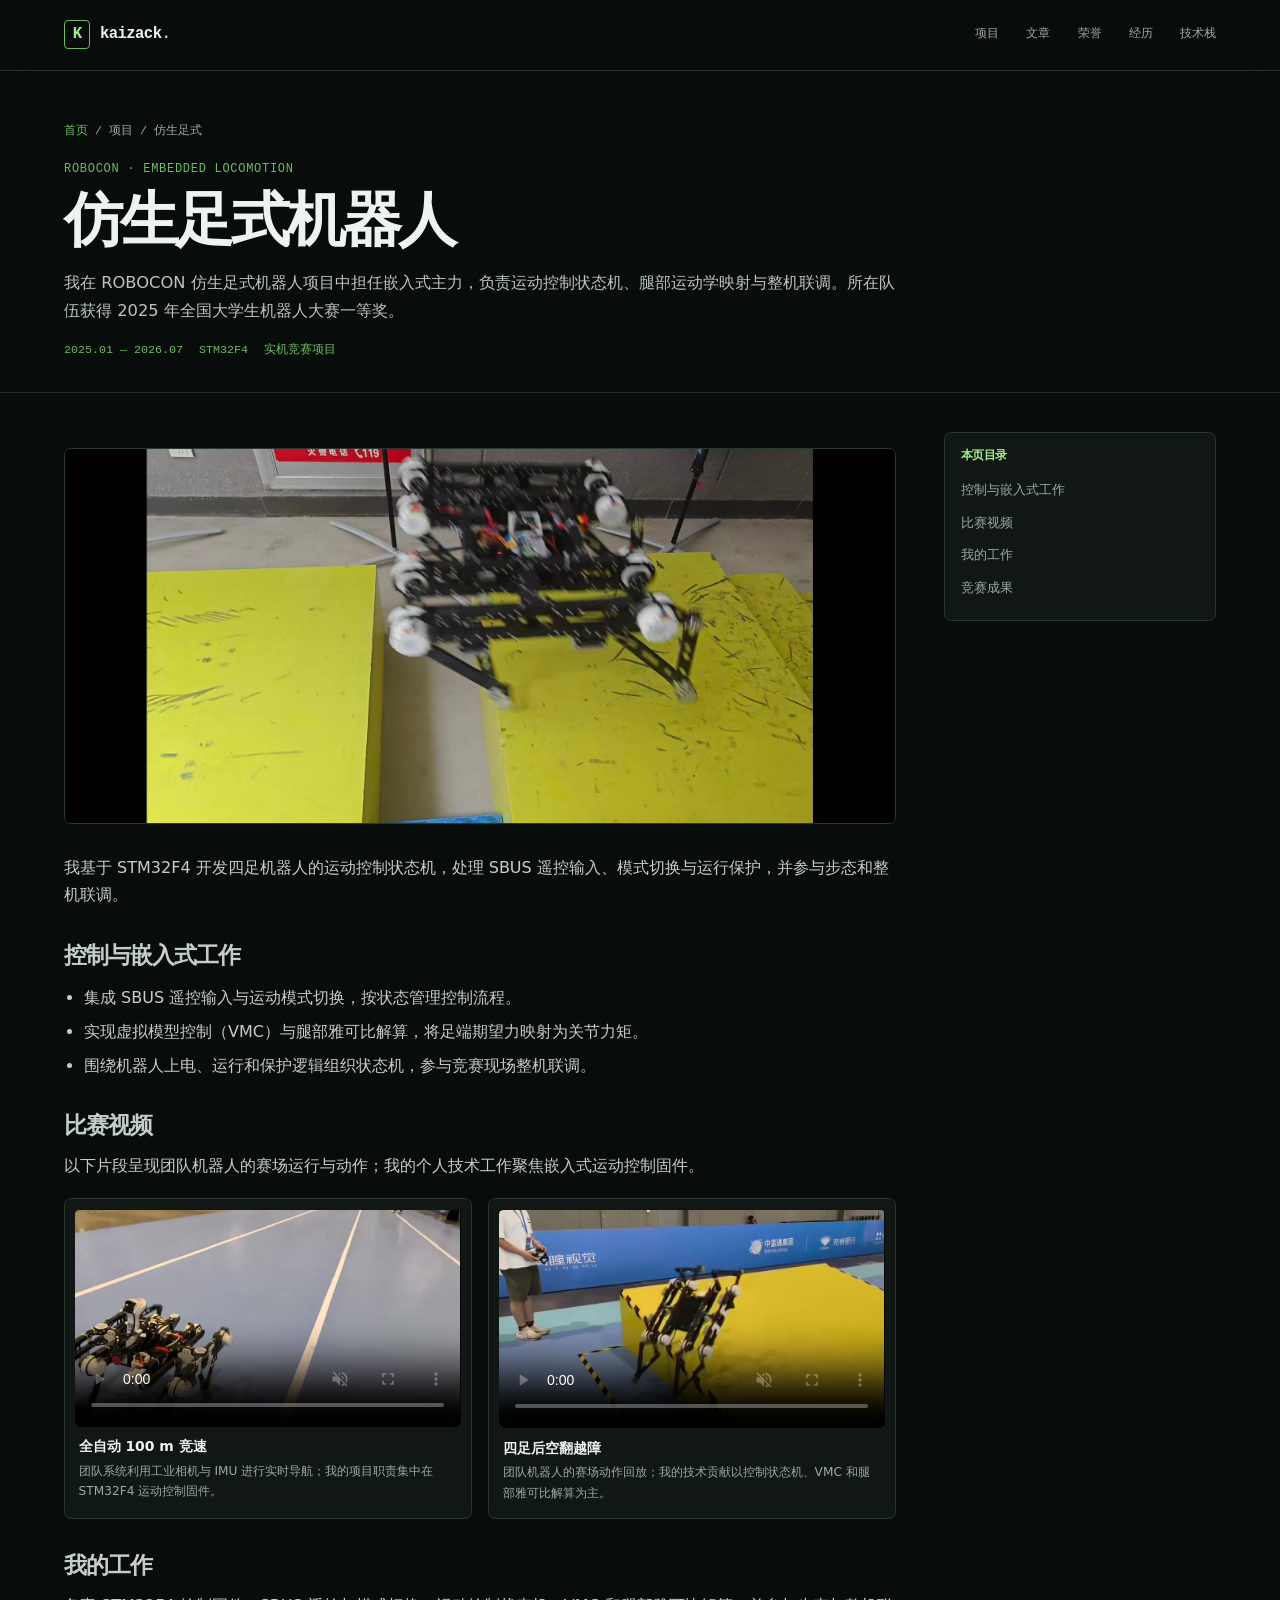
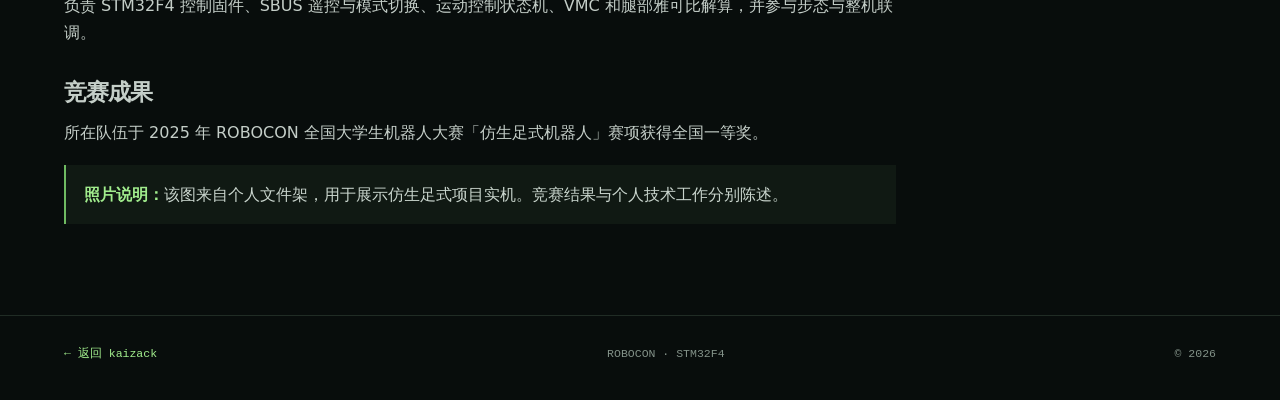
<file: projects/quadruped/index.html>
<!doctype html>
<html lang="zh-CN"><head><meta charset="utf-8"><meta name="viewport" content="width=device-width, initial-scale=1"><meta name="theme-color" content="#080d0c"><meta name="description" content="ROBOCON 仿生足式机器人的 STM32F4 嵌入式运动控制与整机联调。"><title>仿生足式机器人 · kaizack</title><link rel="icon" href="/assets/mark.svg" type="image/svg+xml"><link rel="stylesheet" href="/assets/site.css?v=a1f533ad2880a4ce2a5d7da3c9502793f0d8ea3f6b9fa1bbccb9c99594dda414"><script src="/assets/site.js" defer></script></head>
<body><a class="skip-link" href="#main">跳至正文</a><header class="site-header"><div class="wrap nav-shell"><a class="brand" href="/"><span class="brand-mark">K</span><span>kaizack<span class="brand-dot">.</span></span></a><button class="nav-toggle" type="button" aria-expanded="false" aria-controls="primary-nav">菜单</button><nav class="nav-links" id="primary-nav" aria-label="主导航"><a href="/#projects">项目</a><a href="/#articles">文章</a><a href="/#honors">荣誉</a><a href="/#timeline">经历</a><a href="/#stack">技术栈</a></nav></div></header>
<main id="main"><header class="page-hero"><div class="wrap"><div class="breadcrumbs"><a href="/">首页</a> / 项目 / 仿生足式</div><p class="eyebrow">ROBOCON · EMBEDDED LOCOMOTION</p><h1>仿生足式机器人</h1><p class="lede">我在 ROBOCON 仿生足式机器人项目中担任嵌入式主力，负责运动控制状态机、腿部运动学映射与整机联调。所在队伍获得 2025 年全国大学生机器人大赛一等奖。</p><div class="page-meta"><span>2025.01 — 2026.07</span><span>STM32F4</span><span>实机竞赛项目</span></div></div></header>
<div class="detail-content"><div class="wrap detail-grid"><article class="prose">
  <button class="media-button" type="button" data-lightbox aria-label="放大查看仿生足式机器人照片"><img class="detail-image" src="/assets/quadruped-robocon.jpg" alt="ROBOCON 仿生足式机器人在赛场通过黄色障碍区域"></button>
  <p>我基于 STM32F4 开发四足机器人的运动控制状态机，处理 SBUS 遥控输入、模式切换与运行保护，并参与步态和整机联调。</p>
  <h2 id="control">控制与嵌入式工作</h2><ul><li>集成 SBUS 遥控输入与运动模式切换，按状态管理控制流程。</li><li>实现虚拟模型控制（VMC）与腿部雅可比解算，将足端期望力映射为关节力矩。</li><li>围绕机器人上电、运行和保护逻辑组织状态机，参与竞赛现场整机联调。</li></ul>
  <h2 id="videos">比赛视频</h2><p>以下片段呈现团队机器人的赛场运行与动作；我的个人技术工作聚焦嵌入式运动控制固件。</p><div class="video-grid"><div class="video-card"><video controls muted preload="none" playsinline data-autoplay-visible poster="/assets/quadruped-100m-poster.jpg"><source src="/assets/quadruped-100m.mp4" type="video/mp4">浏览器不支持 MP4 视频。</video><h3>全自动 100 m 竞速</h3><p>团队系统利用工业相机与 IMU 进行实时导航；我的项目职责集中在 STM32F4 运动控制固件。</p></div><div class="video-card"><video controls muted preload="none" playsinline data-autoplay-visible poster="/assets/quadruped-backflip-poster.jpg"><source src="/assets/quadruped-backflip.mp4" type="video/mp4">浏览器不支持 MP4 视频。</video><h3>四足后空翻越障</h3><p>团队机器人的赛场动作回放；我的技术贡献以控制状态机、VMC 和腿部雅可比解算为主。</p></div></div><h2 id="role">我的工作</h2><p>负责 STM32F4 控制固件、SBUS 遥控与模式切换、运动控制状态机、VMC 和腿部雅可比解算，并参与步态与整机联调。</p>
  <h2 id="evidence">竞赛成果</h2><p>所在队伍于 2025 年 ROBOCON 全国大学生机器人大赛「仿生足式机器人」赛项获得全国一等奖。</p>
  <div class="callout"><strong>照片说明：</strong>该图来自个人文件架，用于展示仿生足式项目实机。竞赛结果与个人技术工作分别陈述。</div>
</article><aside class="detail-aside"><h2>本页目录</h2><nav><a href="#control">控制与嵌入式工作</a><a href="#videos">比赛视频</a><a href="#role">我的工作</a><a href="#evidence">竞赛成果</a></nav></aside></div></div></main>
<footer class="site-footer"><div class="wrap footer-inner"><span><a href="/">← 返回 kaizack</a></span><span>ROBOCON · STM32F4</span><span>© 2026</span></div></footer></body></html>
</file>
<file: assets/site.css>
:root {
  color-scheme: dark;
  --bg: #080d0c;
  --panel: #101715;
  --panel-raised: #151e1b;
  --line: #293831;
  --muted: #9aaba2;
  --text: #edf4ef;
  --green: #a1ed8d;
  --green-dim: #6fba62;
  --orange: #ffc27a;
  --mono: ui-monospace, SFMono-Regular, Menlo, Monaco, Consolas, "Liberation Mono", monospace;
  --sans: Inter, ui-sans-serif, system-ui, -apple-system, BlinkMacSystemFont, "Segoe UI", sans-serif;
  --measure: 72rem;
}
* { box-sizing: border-box; }
html { scroll-behavior: smooth; scroll-padding-top: 6rem; }
body { margin: 0; color: var(--text); background: var(--bg); font-family: var(--sans); line-height: 1.7; }
body::before { position: fixed; inset: 0; z-index: -1; content: ""; pointer-events: none; opacity: .16; background-image: linear-gradient(rgba(145, 183, 154, .08) 1px, transparent 1px), linear-gradient(90deg, rgba(145, 183, 154, .08) 1px, transparent 1px); background-size: 44px 44px; mask-image: linear-gradient(to bottom, black, transparent 78%); }
a { color: var(--green); text-decoration: none; }
a:hover { color: #d4ffcb; }
button { font: inherit; }
img, video { display: block; max-width: 100%; }
::selection { color: var(--bg); background: var(--green); }
.wrap { width: min(var(--measure), calc(100% - 2.5rem)); margin-inline: auto; }
.mono, code, .eyebrow, .nav-links, .terminal-label, .tag, .project-meta, .article-meta, .timeline-date { font-family: var(--mono); }
.skip-link { position: absolute; left: 1rem; top: -5rem; z-index: 20; padding: .65rem 1rem; color: var(--bg); background: var(--green); }
.skip-link:focus { top: 1rem; }
.site-header { position: sticky; top: 0; z-index: 10; border-bottom: 1px solid rgba(65, 87, 73, .55); background: rgba(8, 13, 12, .88); backdrop-filter: blur(18px); }
.nav-shell { min-height: 4.35rem; display: flex; align-items: center; justify-content: space-between; gap: 1.2rem; }
.brand { display: inline-flex; align-items: center; gap: .6rem; color: var(--text); font-family: var(--mono); font-size: .98rem; font-weight: 700; letter-spacing: -.04em; }
.brand-mark { display: inline-grid; width: 1.65rem; aspect-ratio: 1; place-items: center; border: 1px solid var(--green-dim); border-radius: .25rem; color: var(--green); }
.brand-dot { color: var(--green); }
.nav-links { display: flex; align-items: center; gap: clamp(.8rem, 2.6vw, 1.7rem); font-size: .78rem; }
.nav-links a { color: var(--muted); }
.nav-links a:hover, .nav-links a[aria-current="page"] { color: var(--green); }
.nav-toggle { display: none; padding: .45rem .65rem; border: 1px solid var(--line); border-radius: .35rem; color: var(--text); background: transparent; cursor: pointer; }
main { min-height: 70vh; }
.hero { position: relative; padding: clamp(4.2rem, 10vw, 8rem) 0 4.2rem; overflow: hidden; }
.hero::after { position: absolute; top: 3rem; right: -5rem; width: min(37vw, 29rem); aspect-ratio: 1; border: 1px solid rgba(161, 237, 141, .12); border-radius: 50%; box-shadow: 0 0 0 3rem rgba(161,237,141,.025), 0 0 0 7rem rgba(161,237,141,.02); content: ""; pointer-events: none; }
.hero-inner { position: relative; z-index: 1; max-width: 54rem; }
.terminal-label { display: inline-flex; gap: .6rem; align-items: center; margin-bottom: 1.25rem; color: var(--green); font-size: .83rem; }
.terminal-label::before { content: ">"; color: var(--green-dim); }
.hero h1 { max-width: 15ch; margin: 0; font-size: clamp(2.8rem, 7vw, 5.8rem); font-weight: 720; letter-spacing: -.065em; line-height: 1.08; }
.hero h1 span { color: var(--green); }
.hero-copy { max-width: 43rem; margin: 1.35rem 0 0; color: #b8c5bd; font-size: clamp(1rem, 1.7vw, 1.18rem); }
.hero-copy strong { color: var(--text); font-weight: 600; }
.hero-actions { display: flex; flex-wrap: wrap; gap: .75rem; margin-top: 1.8rem; }
.button { display: inline-flex; min-height: 2.85rem; align-items: center; justify-content: center; gap: .55rem; padding: .65rem 1rem; border: 1px solid var(--line); border-radius: .35rem; color: var(--text); background: var(--panel); font-family: var(--mono); font-size: .83rem; transition: border-color .16s ease, background .16s ease, transform .16s ease; }
.button:hover { transform: translateY(-1px); border-color: var(--green-dim); background: var(--panel-raised); color: var(--text); }
.button-primary { border-color: var(--green); color: #091008; background: var(--green); font-weight: 700; }
.button-primary:hover { border-color: #c1ffb1; color: #091008; background: #c1ffb1; }
.hero-facts { display: flex; flex-wrap: wrap; gap: .6rem 1.25rem; margin-top: 2.25rem; color: var(--muted); font-family: var(--mono); font-size: .75rem; }
.hero-facts span::before { margin-right: .5rem; color: var(--green-dim); content: "//"; }
.section { padding: 4.2rem 0; border-top: 1px solid rgba(65, 87, 73, .43); }
.section-head { display: flex; align-items: end; justify-content: space-between; gap: 1.5rem; margin-bottom: 1.75rem; }
.eyebrow { margin: 0 0 .45rem; color: var(--green-dim); font-size: .75rem; letter-spacing: .06em; text-transform: uppercase; }
h2 { margin: 0; font-size: clamp(1.75rem, 4vw, 2.65rem); letter-spacing: -.045em; line-height: 1.2; }
.section-intro { max-width: 40rem; margin: .7rem 0 0; color: var(--muted); }
.text-link { flex: 0 0 auto; color: var(--green); font-family: var(--mono); font-size: .78rem; }
.text-link::after { content: " ↗"; }
.project-grid { display: grid; grid-template-columns: repeat(2, minmax(0, 1fr)); gap: 1rem; }
.project-card { min-width: 0; overflow: hidden; border: 1px solid var(--line); border-radius: .65rem; background: linear-gradient(145deg, rgba(21,30,27,.95), rgba(12,17,15,.97)); transition: transform .18s ease, border-color .18s ease; }
.project-card:hover { transform: translateY(-3px); border-color: #587254; }
.project-card img { width: 100%; height: 14rem; object-fit: cover; background: #141c19; }
.project-media { display: block; width: 100%; overflow: hidden; cursor: pointer; }
.project-media img { display: block; }
.project-card .photo-contain { object-fit: contain; padding: .7rem; }
.media-button { width: 100%; padding: 0; overflow: hidden; border: 0; background: transparent; cursor: zoom-in; }
.project-body { padding: 1.15rem 1.2rem 1.25rem; }
.project-meta { display: flex; flex-wrap: wrap; gap: .45rem; margin-bottom: .65rem; color: var(--green-dim); font-size: .69rem; }
.project-body h3 { margin: 0; font-size: 1.18rem; letter-spacing: -.025em; }
.project-body p { margin: .55rem 0 1rem; color: #b2beb6; font-size: .9rem; }
.project-foot { display: flex; align-items: center; justify-content: space-between; gap: 1rem; font-family: var(--mono); font-size: .75rem; }
.project-foot a { color: var(--green); }
.project-foot span { color: #7e9085; }
.article-grid { display: grid; grid-template-columns: repeat(2, minmax(0, 1fr)); gap: 1rem; }
.article-card { padding: 1.2rem; border: 1px solid var(--line); border-radius: .55rem; background: rgba(16,23,21,.8); }
.article-card h3 { margin: .35rem 0 .45rem; font-size: 1.13rem; }
.article-card p { margin: 0; color: var(--muted); font-size: .9rem; }
.article-card .article-meta { color: var(--green-dim); font-size: .7rem; }
.honor-highlights { display: grid; grid-template-columns: repeat(3, minmax(0, 1fr)); gap: 1rem; }
.honor-highlight { min-width: 0; overflow: hidden; border: 1px solid var(--line); border-radius: .55rem; background: rgba(16,23,21,.8); }
.honor-highlight-link { display: flex; height: 9rem; align-items: center; justify-content: center; overflow: hidden; padding: .65rem; background: #0c1210; cursor: pointer; }
.honor-highlight-link:hover { background: #111a16; }
.honor-highlight-link img { display: block; flex: 0 1 auto; width: auto; height: 100%; min-width: 0; min-height: 0; max-width: 100%; max-height: 100%; object-fit: contain; }
.honor-highlight-caption { margin: 0; padding: .75rem .9rem .85rem; color: var(--green); font-size: .92rem; line-height: 1.55; }
.honors-resume-list { display: grid; gap: .28rem; margin-top: 1rem; }
.honors-resume-list p { margin: 0; color: var(--muted); font-size: 1rem; font-weight: 400; line-height: 1.7; }
.honors-resume-link { display: inline-block; margin-top: .85rem; color: var(--green); font-size: .9rem; }
.honors-grid { display: grid; grid-template-columns: repeat(3, minmax(0, 1fr)); gap: 1rem; }
.honor-card { min-width: 0; overflow: hidden; border: 1px solid var(--line); border-radius: .55rem; background: rgba(16,23,21,.8); }
.honor-text-card .honor-body { display: flex; min-height: 20rem; flex-direction: column; justify-content: center; }
.honor-preview { display: block; width: 100%; padding: .7rem; border: 0; background: #0c1210; cursor: zoom-in; }
.honor-preview img { width: 100%; aspect-ratio: 210 / 297; object-fit: contain; }
.honor-preview img.honor-landscape { aspect-ratio: 1813 / 1280; }
.honor-body { padding: 1rem 1.1rem 1.1rem; }
.honor-year { margin: 0 0 .35rem; color: var(--green-dim); font-family: var(--mono); font-size: .72rem; }
.honor-body h3 { margin: 0; font-size: 1rem; line-height: 1.55; }
.honor-result { margin: .45rem 0 0; color: var(--green); font-size: .9rem; }
.honor-document-link { display: inline-block; margin-top: .65rem; color: var(--green-dim); font-family: var(--mono); font-size: .75rem; }
@media (max-width: 980px) {
  .honors-grid { grid-template-columns: repeat(2, minmax(0, 1fr)); }
}
.split { display: grid; grid-template-columns: minmax(0, 1.1fr) minmax(14rem, .9fr); gap: 2rem; align-items: start; }
.prose { max-width: 52rem; color: #c4cec8; }
.prose p { margin: 0 0 1rem; }
.prose strong { color: var(--text); }
.prose h2 { margin: 2rem 0 .8rem; font-size: 1.45rem; }
.prose h3 { margin: 1.5rem 0 .55rem; color: var(--text); font-size: 1.08rem; }
.prose ul { padding-left: 1.25rem; }
.prose li { margin: .42rem 0; }
.prose code { padding: .08rem .3rem; border: 1px solid #31433a; border-radius: .2rem; color: #c5efa9; background: #121b17; font-size: .88em; }
.prose blockquote { margin: 1.2rem 0; padding: .85rem 1rem; border-left: 2px solid var(--green-dim); color: #d5e0d8; background: rgba(161,237,141,.055); }
.prose pre { overflow-x: auto; margin: 1rem 0 1.2rem; padding: .9rem 1rem; border: 1px solid var(--line); border-radius: .4rem; color: #c4cec8; background: #0c1210; }
.prose pre code { display: block; padding: 0; border: 0; color: inherit; background: transparent; font-size: .84rem; line-height: 1.65; white-space: pre; }
.prose figure { margin: 1rem 0 1.5rem; }
.prose figcaption { margin-top: -.7rem; color: var(--muted); font-size: .82rem; line-height: 1.6; }
.callout { margin: 1.2rem 0; padding: 1rem 1.1rem; border-left: 2px solid var(--green-dim); background: rgba(161,237,141,.055); color: #c9d5cd; }
.callout strong { color: var(--green); }
.timeline { position: relative; display: grid; gap: 0; max-width: 55rem; margin-left: .4rem; }
.timeline::before { position: absolute; top: .55rem; bottom: .65rem; left: .32rem; width: 1px; background: var(--line); content: ""; }
.timeline-item { position: relative; display: grid; grid-template-columns: 9.4rem 1fr; gap: 1.2rem; padding: 0 0 1.5rem 1.65rem; }
.timeline-item::before { position: absolute; top: .56rem; left: 0; width: .65rem; height: .65rem; border: 1px solid var(--green-dim); border-radius: 50%; background: var(--bg); content: ""; }
.timeline-date { color: var(--green-dim); font-size: .76rem; }
.timeline-item h3 { margin: 0; font-size: .98rem; }
.timeline-item p { margin: .25rem 0 0; color: var(--muted); font-size: .87rem; }
.skill-list { display: flex; flex-wrap: wrap; gap: .55rem; margin-top: 1.15rem; }
.tag { padding: .35rem .6rem; border: 1px solid #2c3a33; border-radius: .28rem; color: #c0d0c5; background: #101714; font-size: .72rem; }
.contact-panel { display: flex; flex-wrap: wrap; align-items: center; justify-content: space-between; gap: 1.2rem; padding: 1.4rem; border: 1px solid var(--line); border-radius: .55rem; background: var(--panel); }
.contact-panel h3 { margin: 0; font-size: 1.1rem; }
.contact-panel p { margin: .2rem 0 0; color: var(--muted); }
.contact-links { display: flex; flex-wrap: wrap; gap: .8rem 1.2rem; font-family: var(--mono); font-size: .78rem; }
.site-footer { padding: 1.7rem 0 2.3rem; border-top: 1px solid rgba(65, 87, 73, .43); color: #829188; font-family: var(--mono); font-size: .72rem; }
.footer-inner { display: flex; flex-wrap: wrap; justify-content: space-between; gap: .6rem 1.5rem; }
.page-hero { padding: 3.2rem 0 2rem; border-bottom: 1px solid rgba(65, 87, 73, .43); }
.breadcrumbs { margin-bottom: 1.1rem; color: var(--muted); font-family: var(--mono); font-size: .73rem; }
.breadcrumbs a { color: var(--green-dim); }
.page-hero h1 { margin: 0; font-size: clamp(2.1rem, 5vw, 3.7rem); letter-spacing: -.055em; line-height: 1.12; }
.page-hero .lede { max-width: 52rem; margin: 1rem 0 0; color: #b9c6be; font-size: 1.02rem; }
.page-meta { display: flex; flex-wrap: wrap; gap: .5rem 1rem; margin-top: 1rem; color: var(--green-dim); font-family: var(--mono); font-size: .73rem; }
.detail-content { padding: 2.4rem 0 4.5rem; }
.detail-grid { display: grid; grid-template-columns: minmax(0, 1fr) 17rem; gap: 2rem; align-items: start; }
.detail-aside { position: sticky; top: 6rem; padding: 1rem; border: 1px solid var(--line); border-radius: .45rem; background: var(--panel); }
.detail-aside h2 { margin: 0 0 .65rem; font-size: .78rem; font-family: var(--mono); color: var(--green); }
.detail-aside a { display: block; padding: .32rem 0; color: var(--muted); font-size: .82rem; }
.detail-aside a:hover { color: var(--green); }
.detail-image { width: 100%; max-height: 32rem; margin: 1rem 0 1.35rem; object-fit: contain; border: 1px solid var(--line); border-radius: .45rem; background: #0c1210; }
.metric-grid { display: grid; grid-template-columns: repeat(2, minmax(0, 1fr)); gap: .7rem; margin: 1.2rem 0; }
.metric { padding: .85rem; border: 1px solid var(--line); border-radius: .4rem; background: var(--panel); }
.metric b { display: block; color: var(--green); font-family: var(--mono); font-size: 1.15rem; }
.metric span { display: block; color: var(--muted); font-size: .75rem; }
.video-grid { display: grid; grid-template-columns: repeat(2, minmax(0, 1fr)); gap: 1rem; margin: 1.2rem 0; }
.video-card { min-width: 0; padding: .65rem; border: 1px solid var(--line); border-radius: .45rem; background: var(--panel); }
.video-card video { width: 100%; border-radius: .28rem; background: #050807; }
.video-card h3 { margin: .55rem .2rem .1rem; font-size: .87rem; }
.video-card p { margin: 0 .2rem .25rem; color: var(--muted); font-size: .76rem; }
.data-table { width: 100%; margin: 1rem 0 1.3rem; border-collapse: collapse; font-size: .84rem; }
.data-table th, .data-table td { padding: .7rem .65rem; border-bottom: 1px solid var(--line); text-align: left; vertical-align: top; }
.data-table th { color: var(--green); font-family: var(--mono); font-size: .72rem; font-weight: 500; }
.data-table td { color: #c4cec8; }
.article-toc { padding: 1rem; border: 1px solid var(--line); border-radius: .45rem; background: var(--panel); }
.article-toc h2 { margin: 0 0 .55rem; color: var(--green); font-family: var(--mono); font-size: .78rem; }
.article-toc a { display: block; padding: .25rem 0; color: var(--muted); font-size: .82rem; }
.article-toc a:hover { color: var(--green); }
.note-small { color: var(--muted); font-size: .78rem; }
dialog.lightbox { width: min(94vw, 72rem); max-width: none; max-height: 92vh; padding: .65rem; overflow: auto; border: 1px solid #536953; border-radius: .55rem; color: var(--text); background: #080d0c; }
dialog.lightbox::backdrop { background: rgba(0,0,0,.82); backdrop-filter: blur(5px); }
.lightbox img { width: 100%; max-height: calc(92vh - 5rem); object-fit: contain; }
.lightbox-close { display: flex; justify-content: end; margin-bottom: .4rem; }
.lightbox-close button { padding: .4rem .65rem; border: 1px solid var(--line); border-radius: .25rem; color: var(--text); background: var(--panel); cursor: pointer; }
:focus-visible { outline: 2px solid var(--green); outline-offset: 3px; }
@media (max-width: 760px) {
  .nav-shell { min-height: 4rem; }
  .nav-toggle { display: inline-flex; }
  .nav-links { position: absolute; top: calc(100% + 1px); right: 0; left: 0; display: none; align-items: stretch; flex-direction: column; gap: 0; padding: .5rem 1.25rem 1rem; border-bottom: 1px solid var(--line); background: rgba(8,13,12,.98); }
  .nav-links[data-open="true"] { display: flex; }
  .nav-links a { padding: .6rem .1rem; }
  .project-grid, .article-grid { grid-template-columns: 1fr; }
  .honors-grid { grid-template-columns: 1fr; }
  .honor-highlights { grid-template-columns: 1fr; }
  .honor-highlight-link { height: 7.5rem; }
  .honor-highlight-caption { padding: .6rem .65rem .7rem; font-size: .78rem; line-height: 1.45; }
  .project-card img { height: 13rem; }
  .split, .detail-grid { grid-template-columns: 1fr; }
  .detail-aside { position: static; order: -1; }
  .detail-aside nav { display: flex; flex-wrap: wrap; gap: .2rem .8rem; }
  .timeline-item { grid-template-columns: 1fr; gap: .12rem; }
  .video-grid { grid-template-columns: 1fr; }
  .section { padding: 3.2rem 0; }
}
@media (max-width: 440px) {
  .wrap { width: min(var(--measure), calc(100% - 1.4rem)); }
  .hero { padding-top: 3.5rem; }
  .hero::after { right: -15rem; width: 24rem; }
  .section-head { align-items: start; flex-direction: column; gap: .6rem; }
  .contact-panel { align-items: start; flex-direction: column; }
  .metric-grid { grid-template-columns: 1fr 1fr; }
  .data-table { font-size: .74rem; }
  .data-table th, .data-table td { padding: .55rem .4rem; }
}
@media (prefers-reduced-motion: reduce) {
  html { scroll-behavior: auto; }
  *, *::before, *::after { scroll-behavior: auto !important; transition-duration: .01ms !important; animation-duration: .01ms !important; }
}
</file>
